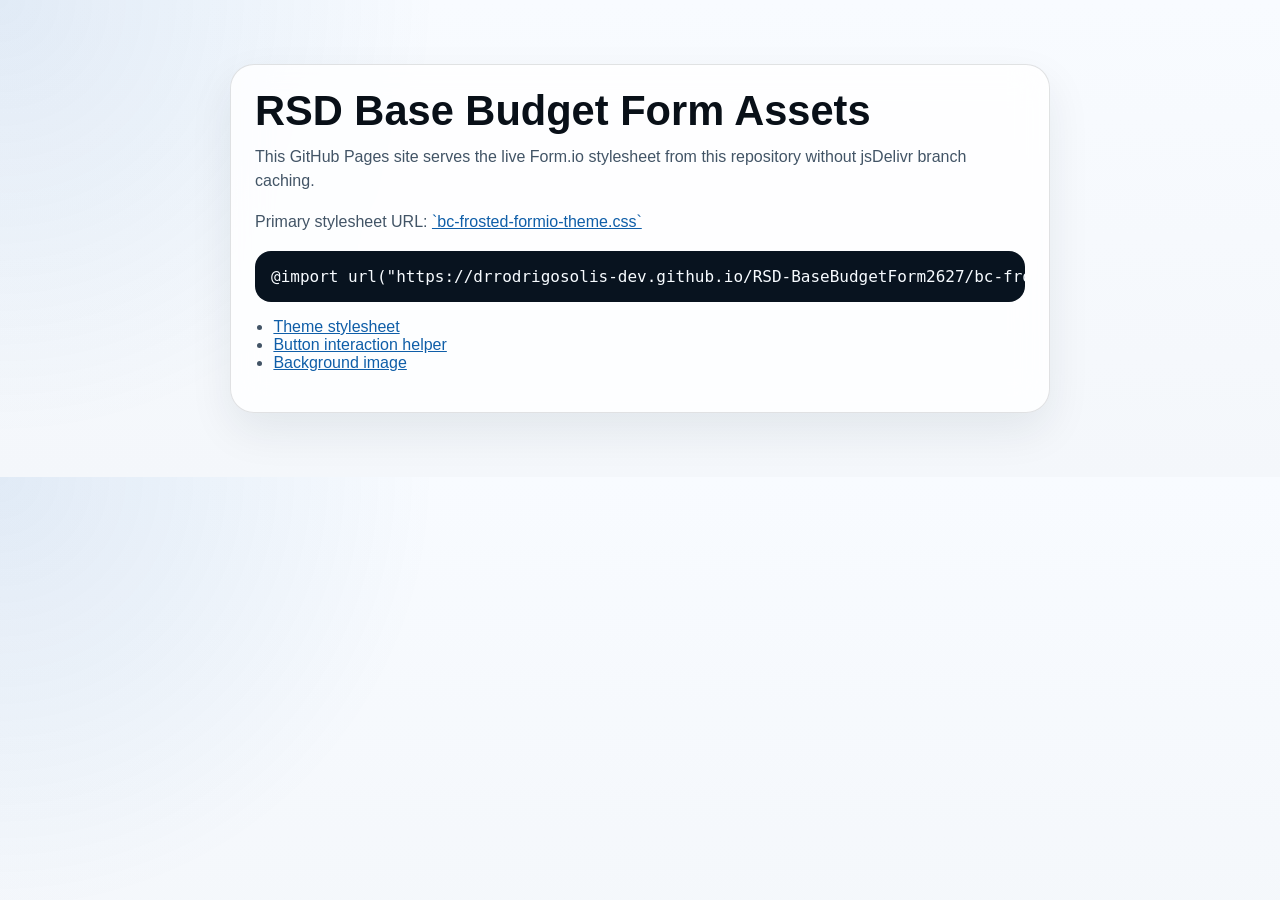
<file: index.html>
<!doctype html>
<html lang="en">
<head>
  <meta charset="utf-8">
  <meta name="viewport" content="width=device-width, initial-scale=1">
  <title>RSD Base Budget Form Assets</title>
  <style>
    :root {
      color-scheme: light;
      --bg: #f4f7fb;
      --panel: rgba(255, 255, 255, 0.82);
      --text: #091018;
      --muted: #425466;
      --line: rgba(9, 16, 24, 0.12);
      --accent: #0f5ea8;
      --shadow: 0 18px 44px rgba(16, 34, 52, 0.08);
    }

    * {
      box-sizing: border-box;
    }

    body {
      margin: 0;
      font-family: "Trebuchet MS", "Segoe UI", Arial, sans-serif;
      color: var(--text);
      background:
        radial-gradient(circle at top left, rgba(15, 94, 168, 0.1), transparent 32%),
        linear-gradient(180deg, #f8fbff, var(--bg));
    }

    main {
      width: min(820px, calc(100vw - 2rem));
      margin: 4rem auto;
      padding: 1.5rem;
      border: 1px solid var(--line);
      border-radius: 24px;
      background: var(--panel);
      box-shadow: var(--shadow);
      backdrop-filter: blur(18px);
      -webkit-backdrop-filter: blur(18px);
    }

    h1 {
      margin: 0 0 0.75rem;
      font-size: clamp(1.8rem, 4vw, 2.6rem);
      line-height: 1.05;
    }

    p {
      margin: 0 0 1rem;
      color: var(--muted);
      line-height: 1.55;
    }

    code,
    pre {
      font-family: ui-monospace, SFMono-Regular, Menlo, Consolas, monospace;
    }

    pre {
      margin: 1rem 0 0;
      padding: 1rem;
      overflow-x: auto;
      border-radius: 16px;
      background: #08131f;
      color: #f7fbff;
    }

    a {
      color: var(--accent);
    }

    ul {
      padding-left: 1.15rem;
      color: var(--muted);
    }
  </style>
</head>
<body>
  <main>
    <h1>RSD Base Budget Form Assets</h1>
    <p>This GitHub Pages site serves the live Form.io stylesheet from this repository without jsDelivr branch caching.</p>
    <p>Primary stylesheet URL: <a href="./bc-frosted-formio-theme.css">`bc-frosted-formio-theme.css`</a></p>
    <pre><code>@import url("https://drrodrigosolis-dev.github.io/RSD-BaseBudgetForm2627/bc-frosted-formio-theme.css");</code></pre>
    <ul>
      <li><a href="./bc-frosted-formio-theme.css">Theme stylesheet</a></li>
      <li><a href="./bc-button-pop-toggle.js">Button interaction helper</a></li>
      <li><a href="./images/background.jpg">Background image</a></li>
    </ul>
  </main>
</body>
</html>
</file>
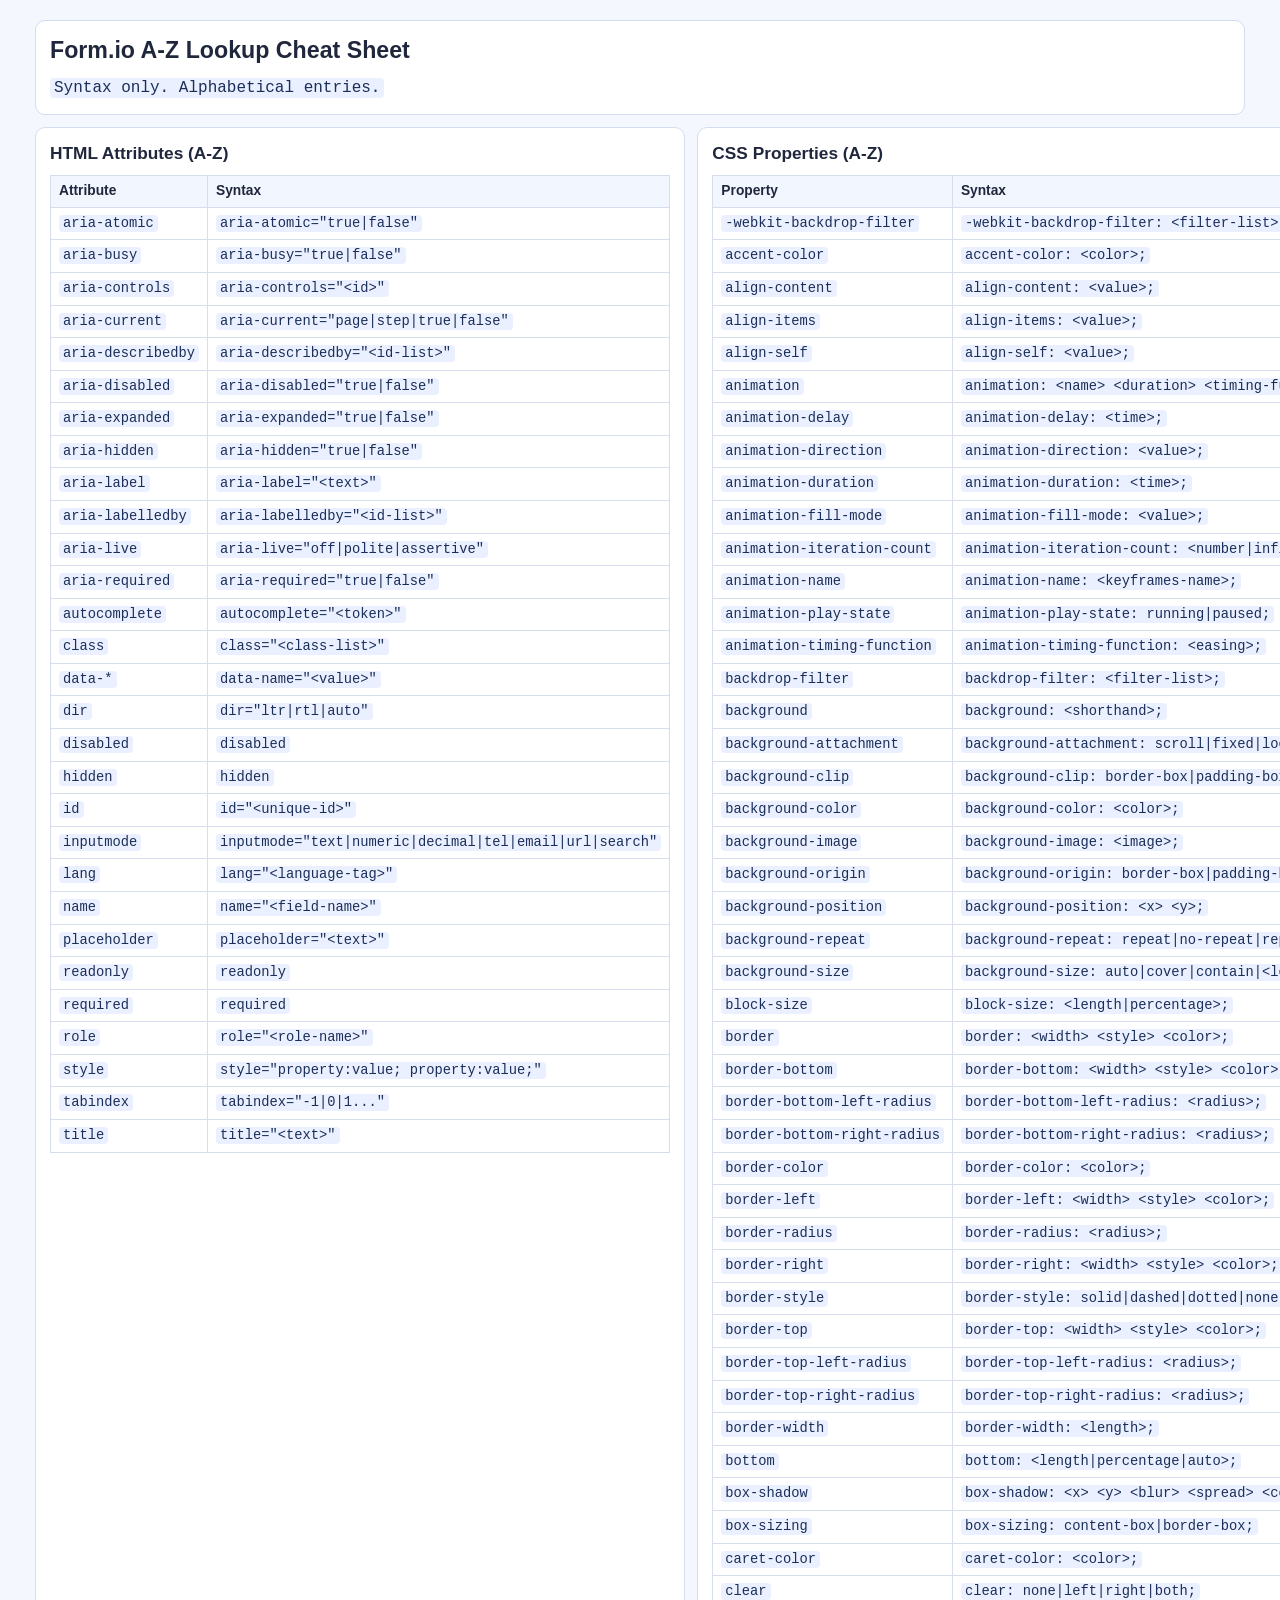
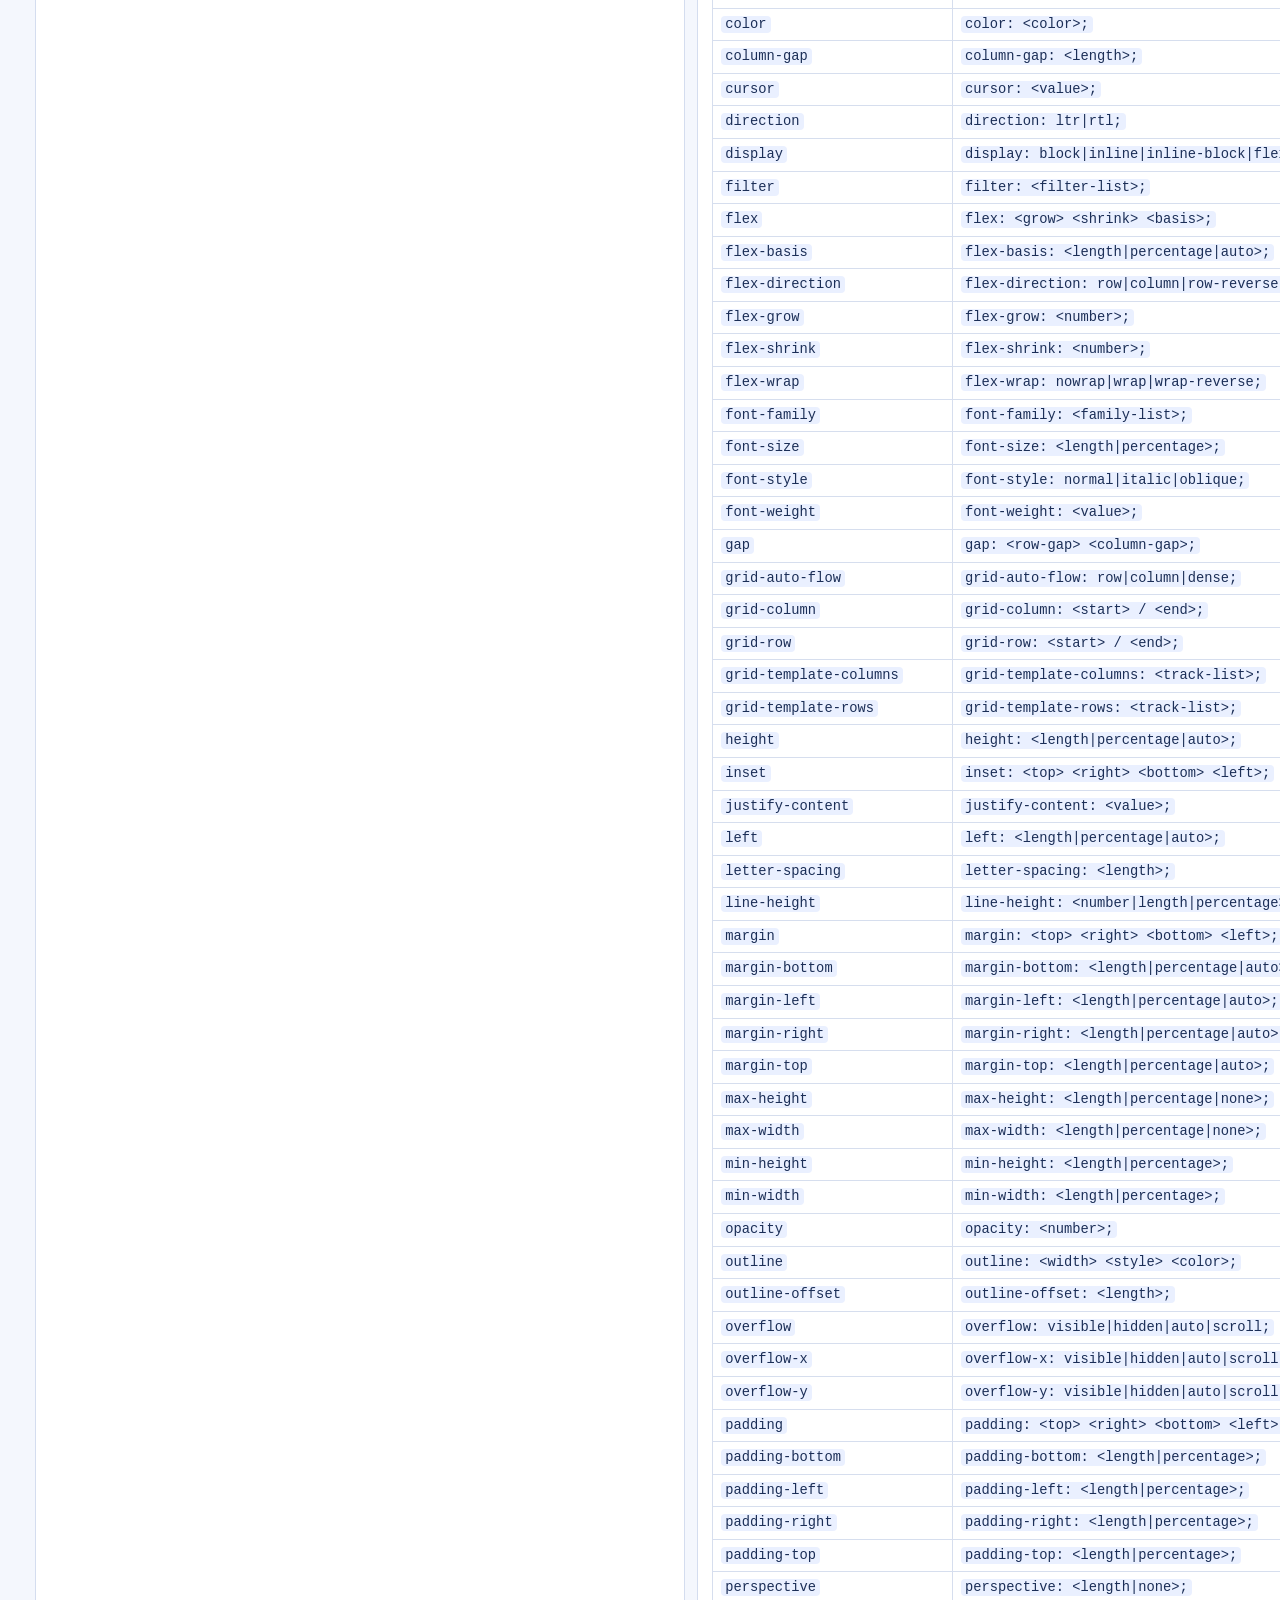
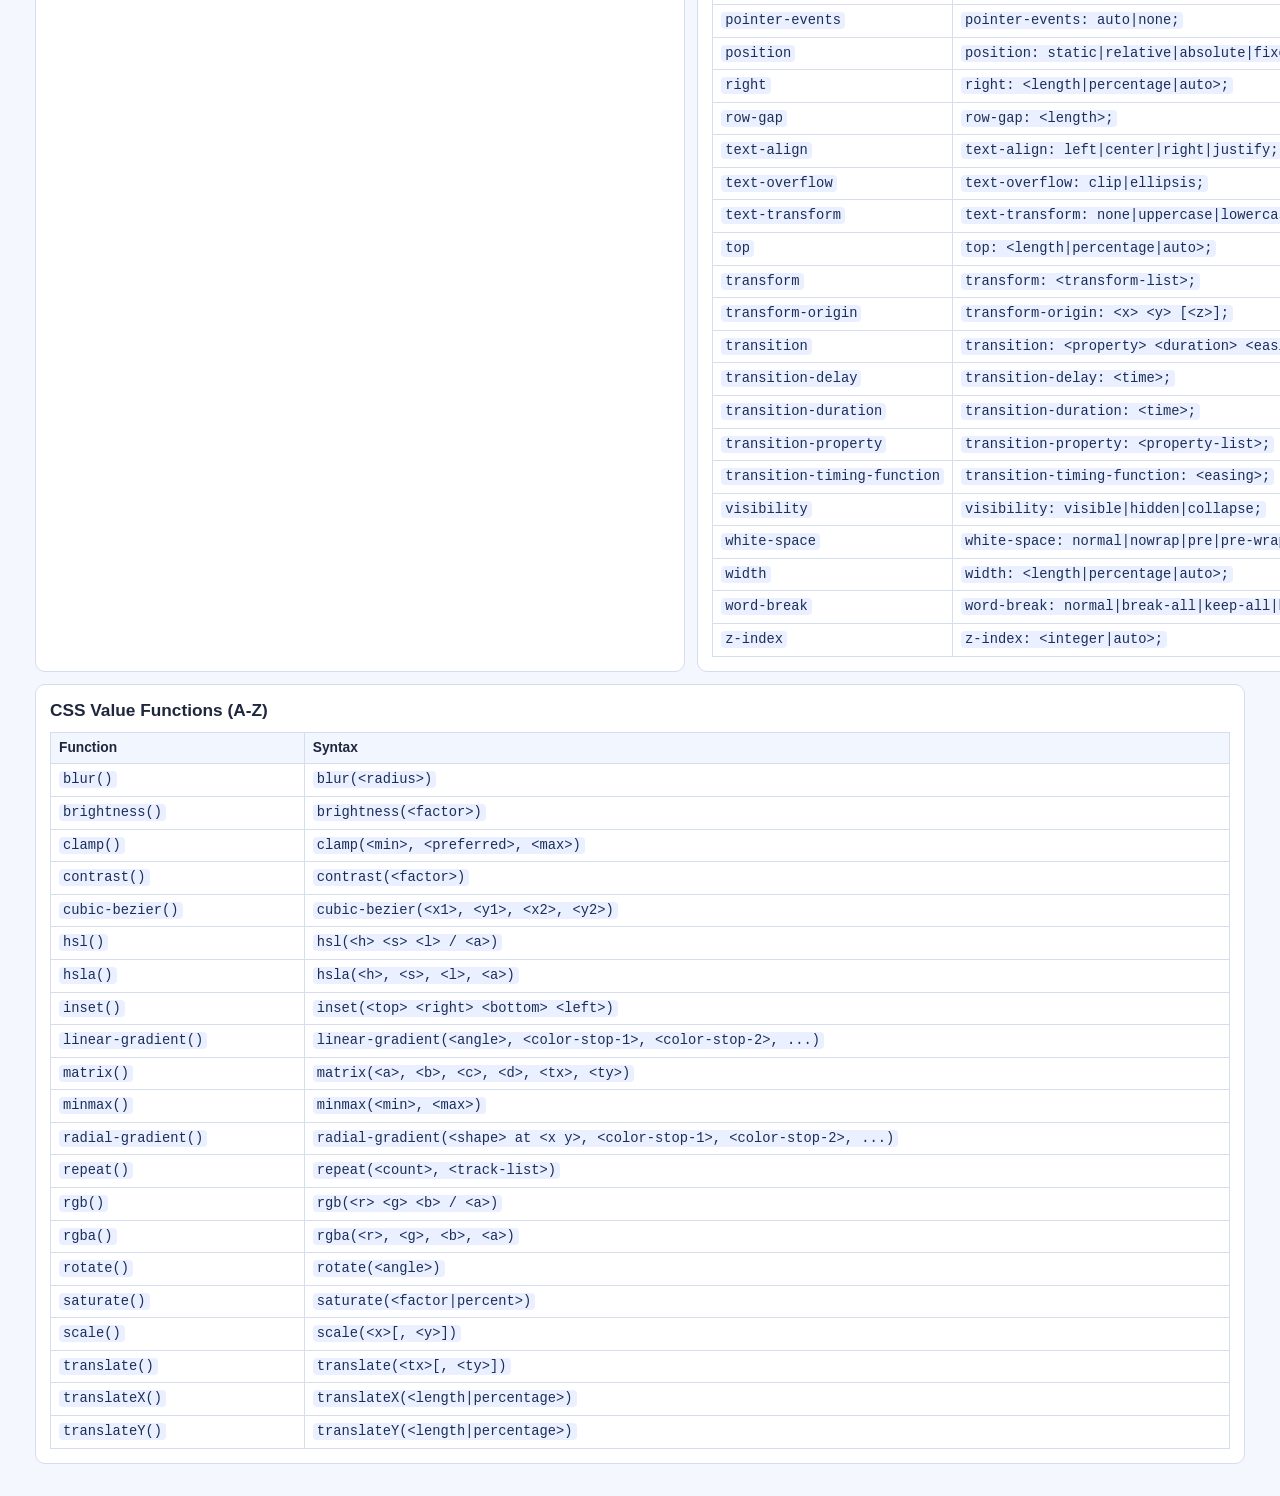
<file: formio-az-lookup-cheatsheet.html>
<!DOCTYPE html>
<html lang="en">
<head>
  <meta charset="UTF-8" />
  <meta name="viewport" content="width=device-width, initial-scale=1.0" />
  <title>Form.io A-Z Lookup Cheat Sheet</title>
  <style>
    :root {
      --bg: #f4f7fd;
      --card: #ffffff;
      --line: #d4ddef;
      --ink: #20273d;
      --code: #0f1530;
      --code-ink: #eef3ff;
    }
    * { box-sizing: border-box; }
    body {
      margin: 0;
      font-family: "Segoe UI", "Noto Sans", Arial, sans-serif;
      color: var(--ink);
      background: var(--bg);
      line-height: 1.35;
    }
    .page {
      max-width: 1250px;
      margin: 0 auto;
      padding: 20px;
    }
    .card {
      background: var(--card);
      border: 1px solid var(--line);
      border-radius: 10px;
      padding: 14px;
      margin-bottom: 12px;
    }
    h1, h2 { margin: 0 0 10px; }
    h1 { font-size: 1.45rem; }
    h2 { font-size: 1.08rem; }
    table {
      width: 100%;
      border-collapse: collapse;
      font-size: 0.86rem;
    }
    th, td {
      border: 1px solid #d6deee;
      padding: 6px 8px;
      text-align: left;
      vertical-align: top;
    }
    th { background: #f2f6ff; }
    code {
      font-family: Menlo, Consolas, "Liberation Mono", monospace;
      background: #eaf0ff;
      color: #1b2e57;
      border-radius: 4px;
      padding: 1px 4px;
      white-space: nowrap;
    }
    .stack {
      display: grid;
      gap: 12px;
    }
    @media (min-width: 1080px) {
      .stack {
        grid-template-columns: 1fr 1fr;
      }
    }
  </style>
</head>
<body>
  <div class="page">
    <section class="card">
      <h1>Form.io A-Z Lookup Cheat Sheet</h1>
      <div><code>Syntax only. Alphabetical entries.</code></div>
    </section>

    <div class="stack">
      <section class="card">
        <h2>HTML Attributes (A-Z)</h2>
        <table>
          <thead>
            <tr>
              <th>Attribute</th>
              <th>Syntax</th>
            </tr>
          </thead>
          <tbody>
            <tr><td><code>aria-atomic</code></td><td><code>aria-atomic="true|false"</code></td></tr>
            <tr><td><code>aria-busy</code></td><td><code>aria-busy="true|false"</code></td></tr>
            <tr><td><code>aria-controls</code></td><td><code>aria-controls="&lt;id&gt;"</code></td></tr>
            <tr><td><code>aria-current</code></td><td><code>aria-current="page|step|true|false"</code></td></tr>
            <tr><td><code>aria-describedby</code></td><td><code>aria-describedby="&lt;id-list&gt;"</code></td></tr>
            <tr><td><code>aria-disabled</code></td><td><code>aria-disabled="true|false"</code></td></tr>
            <tr><td><code>aria-expanded</code></td><td><code>aria-expanded="true|false"</code></td></tr>
            <tr><td><code>aria-hidden</code></td><td><code>aria-hidden="true|false"</code></td></tr>
            <tr><td><code>aria-label</code></td><td><code>aria-label="&lt;text&gt;"</code></td></tr>
            <tr><td><code>aria-labelledby</code></td><td><code>aria-labelledby="&lt;id-list&gt;"</code></td></tr>
            <tr><td><code>aria-live</code></td><td><code>aria-live="off|polite|assertive"</code></td></tr>
            <tr><td><code>aria-required</code></td><td><code>aria-required="true|false"</code></td></tr>
            <tr><td><code>autocomplete</code></td><td><code>autocomplete="&lt;token&gt;"</code></td></tr>
            <tr><td><code>class</code></td><td><code>class="&lt;class-list&gt;"</code></td></tr>
            <tr><td><code>data-*</code></td><td><code>data-name="&lt;value&gt;"</code></td></tr>
            <tr><td><code>dir</code></td><td><code>dir="ltr|rtl|auto"</code></td></tr>
            <tr><td><code>disabled</code></td><td><code>disabled</code></td></tr>
            <tr><td><code>hidden</code></td><td><code>hidden</code></td></tr>
            <tr><td><code>id</code></td><td><code>id="&lt;unique-id&gt;"</code></td></tr>
            <tr><td><code>inputmode</code></td><td><code>inputmode="text|numeric|decimal|tel|email|url|search"</code></td></tr>
            <tr><td><code>lang</code></td><td><code>lang="&lt;language-tag&gt;"</code></td></tr>
            <tr><td><code>name</code></td><td><code>name="&lt;field-name&gt;"</code></td></tr>
            <tr><td><code>placeholder</code></td><td><code>placeholder="&lt;text&gt;"</code></td></tr>
            <tr><td><code>readonly</code></td><td><code>readonly</code></td></tr>
            <tr><td><code>required</code></td><td><code>required</code></td></tr>
            <tr><td><code>role</code></td><td><code>role="&lt;role-name&gt;"</code></td></tr>
            <tr><td><code>style</code></td><td><code>style="property:value; property:value;"</code></td></tr>
            <tr><td><code>tabindex</code></td><td><code>tabindex="-1|0|1..."</code></td></tr>
            <tr><td><code>title</code></td><td><code>title="&lt;text&gt;"</code></td></tr>
          </tbody>
        </table>
      </section>

      <section class="card">
        <h2>CSS Properties (A-Z)</h2>
        <table>
          <thead>
            <tr>
              <th>Property</th>
              <th>Syntax</th>
            </tr>
          </thead>
          <tbody>
            <tr><td><code>-webkit-backdrop-filter</code></td><td><code>-webkit-backdrop-filter: &lt;filter-list&gt;;</code></td></tr>
            <tr><td><code>accent-color</code></td><td><code>accent-color: &lt;color&gt;;</code></td></tr>
            <tr><td><code>align-content</code></td><td><code>align-content: &lt;value&gt;;</code></td></tr>
            <tr><td><code>align-items</code></td><td><code>align-items: &lt;value&gt;;</code></td></tr>
            <tr><td><code>align-self</code></td><td><code>align-self: &lt;value&gt;;</code></td></tr>
            <tr><td><code>animation</code></td><td><code>animation: &lt;name&gt; &lt;duration&gt; &lt;timing-function&gt; &lt;delay&gt; &lt;iteration-count&gt; &lt;direction&gt; &lt;fill-mode&gt;;</code></td></tr>
            <tr><td><code>animation-delay</code></td><td><code>animation-delay: &lt;time&gt;;</code></td></tr>
            <tr><td><code>animation-direction</code></td><td><code>animation-direction: &lt;value&gt;;</code></td></tr>
            <tr><td><code>animation-duration</code></td><td><code>animation-duration: &lt;time&gt;;</code></td></tr>
            <tr><td><code>animation-fill-mode</code></td><td><code>animation-fill-mode: &lt;value&gt;;</code></td></tr>
            <tr><td><code>animation-iteration-count</code></td><td><code>animation-iteration-count: &lt;number|infinite&gt;;</code></td></tr>
            <tr><td><code>animation-name</code></td><td><code>animation-name: &lt;keyframes-name&gt;;</code></td></tr>
            <tr><td><code>animation-play-state</code></td><td><code>animation-play-state: running|paused;</code></td></tr>
            <tr><td><code>animation-timing-function</code></td><td><code>animation-timing-function: &lt;easing&gt;;</code></td></tr>
            <tr><td><code>backdrop-filter</code></td><td><code>backdrop-filter: &lt;filter-list&gt;;</code></td></tr>
            <tr><td><code>background</code></td><td><code>background: &lt;shorthand&gt;;</code></td></tr>
            <tr><td><code>background-attachment</code></td><td><code>background-attachment: scroll|fixed|local;</code></td></tr>
            <tr><td><code>background-clip</code></td><td><code>background-clip: border-box|padding-box|content-box;</code></td></tr>
            <tr><td><code>background-color</code></td><td><code>background-color: &lt;color&gt;;</code></td></tr>
            <tr><td><code>background-image</code></td><td><code>background-image: &lt;image&gt;;</code></td></tr>
            <tr><td><code>background-origin</code></td><td><code>background-origin: border-box|padding-box|content-box;</code></td></tr>
            <tr><td><code>background-position</code></td><td><code>background-position: &lt;x&gt; &lt;y&gt;;</code></td></tr>
            <tr><td><code>background-repeat</code></td><td><code>background-repeat: repeat|no-repeat|repeat-x|repeat-y;</code></td></tr>
            <tr><td><code>background-size</code></td><td><code>background-size: auto|cover|contain|&lt;length&gt;;</code></td></tr>
            <tr><td><code>block-size</code></td><td><code>block-size: &lt;length|percentage&gt;;</code></td></tr>
            <tr><td><code>border</code></td><td><code>border: &lt;width&gt; &lt;style&gt; &lt;color&gt;;</code></td></tr>
            <tr><td><code>border-bottom</code></td><td><code>border-bottom: &lt;width&gt; &lt;style&gt; &lt;color&gt;;</code></td></tr>
            <tr><td><code>border-bottom-left-radius</code></td><td><code>border-bottom-left-radius: &lt;radius&gt;;</code></td></tr>
            <tr><td><code>border-bottom-right-radius</code></td><td><code>border-bottom-right-radius: &lt;radius&gt;;</code></td></tr>
            <tr><td><code>border-color</code></td><td><code>border-color: &lt;color&gt;;</code></td></tr>
            <tr><td><code>border-left</code></td><td><code>border-left: &lt;width&gt; &lt;style&gt; &lt;color&gt;;</code></td></tr>
            <tr><td><code>border-radius</code></td><td><code>border-radius: &lt;radius&gt;;</code></td></tr>
            <tr><td><code>border-right</code></td><td><code>border-right: &lt;width&gt; &lt;style&gt; &lt;color&gt;;</code></td></tr>
            <tr><td><code>border-style</code></td><td><code>border-style: solid|dashed|dotted|none;</code></td></tr>
            <tr><td><code>border-top</code></td><td><code>border-top: &lt;width&gt; &lt;style&gt; &lt;color&gt;;</code></td></tr>
            <tr><td><code>border-top-left-radius</code></td><td><code>border-top-left-radius: &lt;radius&gt;;</code></td></tr>
            <tr><td><code>border-top-right-radius</code></td><td><code>border-top-right-radius: &lt;radius&gt;;</code></td></tr>
            <tr><td><code>border-width</code></td><td><code>border-width: &lt;length&gt;;</code></td></tr>
            <tr><td><code>bottom</code></td><td><code>bottom: &lt;length|percentage|auto&gt;;</code></td></tr>
            <tr><td><code>box-shadow</code></td><td><code>box-shadow: &lt;x&gt; &lt;y&gt; &lt;blur&gt; &lt;spread&gt; &lt;color&gt;;</code></td></tr>
            <tr><td><code>box-sizing</code></td><td><code>box-sizing: content-box|border-box;</code></td></tr>
            <tr><td><code>caret-color</code></td><td><code>caret-color: &lt;color&gt;;</code></td></tr>
            <tr><td><code>clear</code></td><td><code>clear: none|left|right|both;</code></td></tr>
            <tr><td><code>color</code></td><td><code>color: &lt;color&gt;;</code></td></tr>
            <tr><td><code>column-gap</code></td><td><code>column-gap: &lt;length&gt;;</code></td></tr>
            <tr><td><code>cursor</code></td><td><code>cursor: &lt;value&gt;;</code></td></tr>
            <tr><td><code>direction</code></td><td><code>direction: ltr|rtl;</code></td></tr>
            <tr><td><code>display</code></td><td><code>display: block|inline|inline-block|flex|grid|none;</code></td></tr>
            <tr><td><code>filter</code></td><td><code>filter: &lt;filter-list&gt;;</code></td></tr>
            <tr><td><code>flex</code></td><td><code>flex: &lt;grow&gt; &lt;shrink&gt; &lt;basis&gt;;</code></td></tr>
            <tr><td><code>flex-basis</code></td><td><code>flex-basis: &lt;length|percentage|auto&gt;;</code></td></tr>
            <tr><td><code>flex-direction</code></td><td><code>flex-direction: row|column|row-reverse|column-reverse;</code></td></tr>
            <tr><td><code>flex-grow</code></td><td><code>flex-grow: &lt;number&gt;;</code></td></tr>
            <tr><td><code>flex-shrink</code></td><td><code>flex-shrink: &lt;number&gt;;</code></td></tr>
            <tr><td><code>flex-wrap</code></td><td><code>flex-wrap: nowrap|wrap|wrap-reverse;</code></td></tr>
            <tr><td><code>font-family</code></td><td><code>font-family: &lt;family-list&gt;;</code></td></tr>
            <tr><td><code>font-size</code></td><td><code>font-size: &lt;length|percentage&gt;;</code></td></tr>
            <tr><td><code>font-style</code></td><td><code>font-style: normal|italic|oblique;</code></td></tr>
            <tr><td><code>font-weight</code></td><td><code>font-weight: &lt;value&gt;;</code></td></tr>
            <tr><td><code>gap</code></td><td><code>gap: &lt;row-gap&gt; &lt;column-gap&gt;;</code></td></tr>
            <tr><td><code>grid-auto-flow</code></td><td><code>grid-auto-flow: row|column|dense;</code></td></tr>
            <tr><td><code>grid-column</code></td><td><code>grid-column: &lt;start&gt; / &lt;end&gt;;</code></td></tr>
            <tr><td><code>grid-row</code></td><td><code>grid-row: &lt;start&gt; / &lt;end&gt;;</code></td></tr>
            <tr><td><code>grid-template-columns</code></td><td><code>grid-template-columns: &lt;track-list&gt;;</code></td></tr>
            <tr><td><code>grid-template-rows</code></td><td><code>grid-template-rows: &lt;track-list&gt;;</code></td></tr>
            <tr><td><code>height</code></td><td><code>height: &lt;length|percentage|auto&gt;;</code></td></tr>
            <tr><td><code>inset</code></td><td><code>inset: &lt;top&gt; &lt;right&gt; &lt;bottom&gt; &lt;left&gt;;</code></td></tr>
            <tr><td><code>justify-content</code></td><td><code>justify-content: &lt;value&gt;;</code></td></tr>
            <tr><td><code>left</code></td><td><code>left: &lt;length|percentage|auto&gt;;</code></td></tr>
            <tr><td><code>letter-spacing</code></td><td><code>letter-spacing: &lt;length&gt;;</code></td></tr>
            <tr><td><code>line-height</code></td><td><code>line-height: &lt;number|length|percentage&gt;;</code></td></tr>
            <tr><td><code>margin</code></td><td><code>margin: &lt;top&gt; &lt;right&gt; &lt;bottom&gt; &lt;left&gt;;</code></td></tr>
            <tr><td><code>margin-bottom</code></td><td><code>margin-bottom: &lt;length|percentage|auto&gt;;</code></td></tr>
            <tr><td><code>margin-left</code></td><td><code>margin-left: &lt;length|percentage|auto&gt;;</code></td></tr>
            <tr><td><code>margin-right</code></td><td><code>margin-right: &lt;length|percentage|auto&gt;;</code></td></tr>
            <tr><td><code>margin-top</code></td><td><code>margin-top: &lt;length|percentage|auto&gt;;</code></td></tr>
            <tr><td><code>max-height</code></td><td><code>max-height: &lt;length|percentage|none&gt;;</code></td></tr>
            <tr><td><code>max-width</code></td><td><code>max-width: &lt;length|percentage|none&gt;;</code></td></tr>
            <tr><td><code>min-height</code></td><td><code>min-height: &lt;length|percentage&gt;;</code></td></tr>
            <tr><td><code>min-width</code></td><td><code>min-width: &lt;length|percentage&gt;;</code></td></tr>
            <tr><td><code>opacity</code></td><td><code>opacity: &lt;number&gt;;</code></td></tr>
            <tr><td><code>outline</code></td><td><code>outline: &lt;width&gt; &lt;style&gt; &lt;color&gt;;</code></td></tr>
            <tr><td><code>outline-offset</code></td><td><code>outline-offset: &lt;length&gt;;</code></td></tr>
            <tr><td><code>overflow</code></td><td><code>overflow: visible|hidden|auto|scroll;</code></td></tr>
            <tr><td><code>overflow-x</code></td><td><code>overflow-x: visible|hidden|auto|scroll;</code></td></tr>
            <tr><td><code>overflow-y</code></td><td><code>overflow-y: visible|hidden|auto|scroll;</code></td></tr>
            <tr><td><code>padding</code></td><td><code>padding: &lt;top&gt; &lt;right&gt; &lt;bottom&gt; &lt;left&gt;;</code></td></tr>
            <tr><td><code>padding-bottom</code></td><td><code>padding-bottom: &lt;length|percentage&gt;;</code></td></tr>
            <tr><td><code>padding-left</code></td><td><code>padding-left: &lt;length|percentage&gt;;</code></td></tr>
            <tr><td><code>padding-right</code></td><td><code>padding-right: &lt;length|percentage&gt;;</code></td></tr>
            <tr><td><code>padding-top</code></td><td><code>padding-top: &lt;length|percentage&gt;;</code></td></tr>
            <tr><td><code>perspective</code></td><td><code>perspective: &lt;length|none&gt;;</code></td></tr>
            <tr><td><code>pointer-events</code></td><td><code>pointer-events: auto|none;</code></td></tr>
            <tr><td><code>position</code></td><td><code>position: static|relative|absolute|fixed|sticky;</code></td></tr>
            <tr><td><code>right</code></td><td><code>right: &lt;length|percentage|auto&gt;;</code></td></tr>
            <tr><td><code>row-gap</code></td><td><code>row-gap: &lt;length&gt;;</code></td></tr>
            <tr><td><code>text-align</code></td><td><code>text-align: left|center|right|justify;</code></td></tr>
            <tr><td><code>text-overflow</code></td><td><code>text-overflow: clip|ellipsis;</code></td></tr>
            <tr><td><code>text-transform</code></td><td><code>text-transform: none|uppercase|lowercase|capitalize;</code></td></tr>
            <tr><td><code>top</code></td><td><code>top: &lt;length|percentage|auto&gt;;</code></td></tr>
            <tr><td><code>transform</code></td><td><code>transform: &lt;transform-list&gt;;</code></td></tr>
            <tr><td><code>transform-origin</code></td><td><code>transform-origin: &lt;x&gt; &lt;y&gt; [&lt;z&gt;];</code></td></tr>
            <tr><td><code>transition</code></td><td><code>transition: &lt;property&gt; &lt;duration&gt; &lt;easing&gt; &lt;delay&gt;;</code></td></tr>
            <tr><td><code>transition-delay</code></td><td><code>transition-delay: &lt;time&gt;;</code></td></tr>
            <tr><td><code>transition-duration</code></td><td><code>transition-duration: &lt;time&gt;;</code></td></tr>
            <tr><td><code>transition-property</code></td><td><code>transition-property: &lt;property-list&gt;;</code></td></tr>
            <tr><td><code>transition-timing-function</code></td><td><code>transition-timing-function: &lt;easing&gt;;</code></td></tr>
            <tr><td><code>visibility</code></td><td><code>visibility: visible|hidden|collapse;</code></td></tr>
            <tr><td><code>white-space</code></td><td><code>white-space: normal|nowrap|pre|pre-wrap;</code></td></tr>
            <tr><td><code>width</code></td><td><code>width: &lt;length|percentage|auto&gt;;</code></td></tr>
            <tr><td><code>word-break</code></td><td><code>word-break: normal|break-all|keep-all|break-word;</code></td></tr>
            <tr><td><code>z-index</code></td><td><code>z-index: &lt;integer|auto&gt;;</code></td></tr>
          </tbody>
        </table>
      </section>
    </div>

    <section class="card">
      <h2>CSS Value Functions (A-Z)</h2>
      <table>
        <thead>
          <tr>
            <th>Function</th>
            <th>Syntax</th>
          </tr>
        </thead>
        <tbody>
          <tr><td><code>blur()</code></td><td><code>blur(&lt;radius&gt;)</code></td></tr>
          <tr><td><code>brightness()</code></td><td><code>brightness(&lt;factor&gt;)</code></td></tr>
          <tr><td><code>clamp()</code></td><td><code>clamp(&lt;min&gt;, &lt;preferred&gt;, &lt;max&gt;)</code></td></tr>
          <tr><td><code>contrast()</code></td><td><code>contrast(&lt;factor&gt;)</code></td></tr>
          <tr><td><code>cubic-bezier()</code></td><td><code>cubic-bezier(&lt;x1&gt;, &lt;y1&gt;, &lt;x2&gt;, &lt;y2&gt;)</code></td></tr>
          <tr><td><code>hsl()</code></td><td><code>hsl(&lt;h&gt; &lt;s&gt; &lt;l&gt; / &lt;a&gt;)</code></td></tr>
          <tr><td><code>hsla()</code></td><td><code>hsla(&lt;h&gt;, &lt;s&gt;, &lt;l&gt;, &lt;a&gt;)</code></td></tr>
          <tr><td><code>inset()</code></td><td><code>inset(&lt;top&gt; &lt;right&gt; &lt;bottom&gt; &lt;left&gt;)</code></td></tr>
          <tr><td><code>linear-gradient()</code></td><td><code>linear-gradient(&lt;angle&gt;, &lt;color-stop-1&gt;, &lt;color-stop-2&gt;, ...)</code></td></tr>
          <tr><td><code>matrix()</code></td><td><code>matrix(&lt;a&gt;, &lt;b&gt;, &lt;c&gt;, &lt;d&gt;, &lt;tx&gt;, &lt;ty&gt;)</code></td></tr>
          <tr><td><code>minmax()</code></td><td><code>minmax(&lt;min&gt;, &lt;max&gt;)</code></td></tr>
          <tr><td><code>radial-gradient()</code></td><td><code>radial-gradient(&lt;shape&gt; at &lt;x y&gt;, &lt;color-stop-1&gt;, &lt;color-stop-2&gt;, ...)</code></td></tr>
          <tr><td><code>repeat()</code></td><td><code>repeat(&lt;count&gt;, &lt;track-list&gt;)</code></td></tr>
          <tr><td><code>rgb()</code></td><td><code>rgb(&lt;r&gt; &lt;g&gt; &lt;b&gt; / &lt;a&gt;)</code></td></tr>
          <tr><td><code>rgba()</code></td><td><code>rgba(&lt;r&gt;, &lt;g&gt;, &lt;b&gt;, &lt;a&gt;)</code></td></tr>
          <tr><td><code>rotate()</code></td><td><code>rotate(&lt;angle&gt;)</code></td></tr>
          <tr><td><code>saturate()</code></td><td><code>saturate(&lt;factor|percent&gt;)</code></td></tr>
          <tr><td><code>scale()</code></td><td><code>scale(&lt;x&gt;[, &lt;y&gt;])</code></td></tr>
          <tr><td><code>translate()</code></td><td><code>translate(&lt;tx&gt;[, &lt;ty&gt;])</code></td></tr>
          <tr><td><code>translateX()</code></td><td><code>translateX(&lt;length|percentage&gt;)</code></td></tr>
          <tr><td><code>translateY()</code></td><td><code>translateY(&lt;length|percentage&gt;)</code></td></tr>
        </tbody>
      </table>
    </section>
  </div>
</body>
</html>
</file>
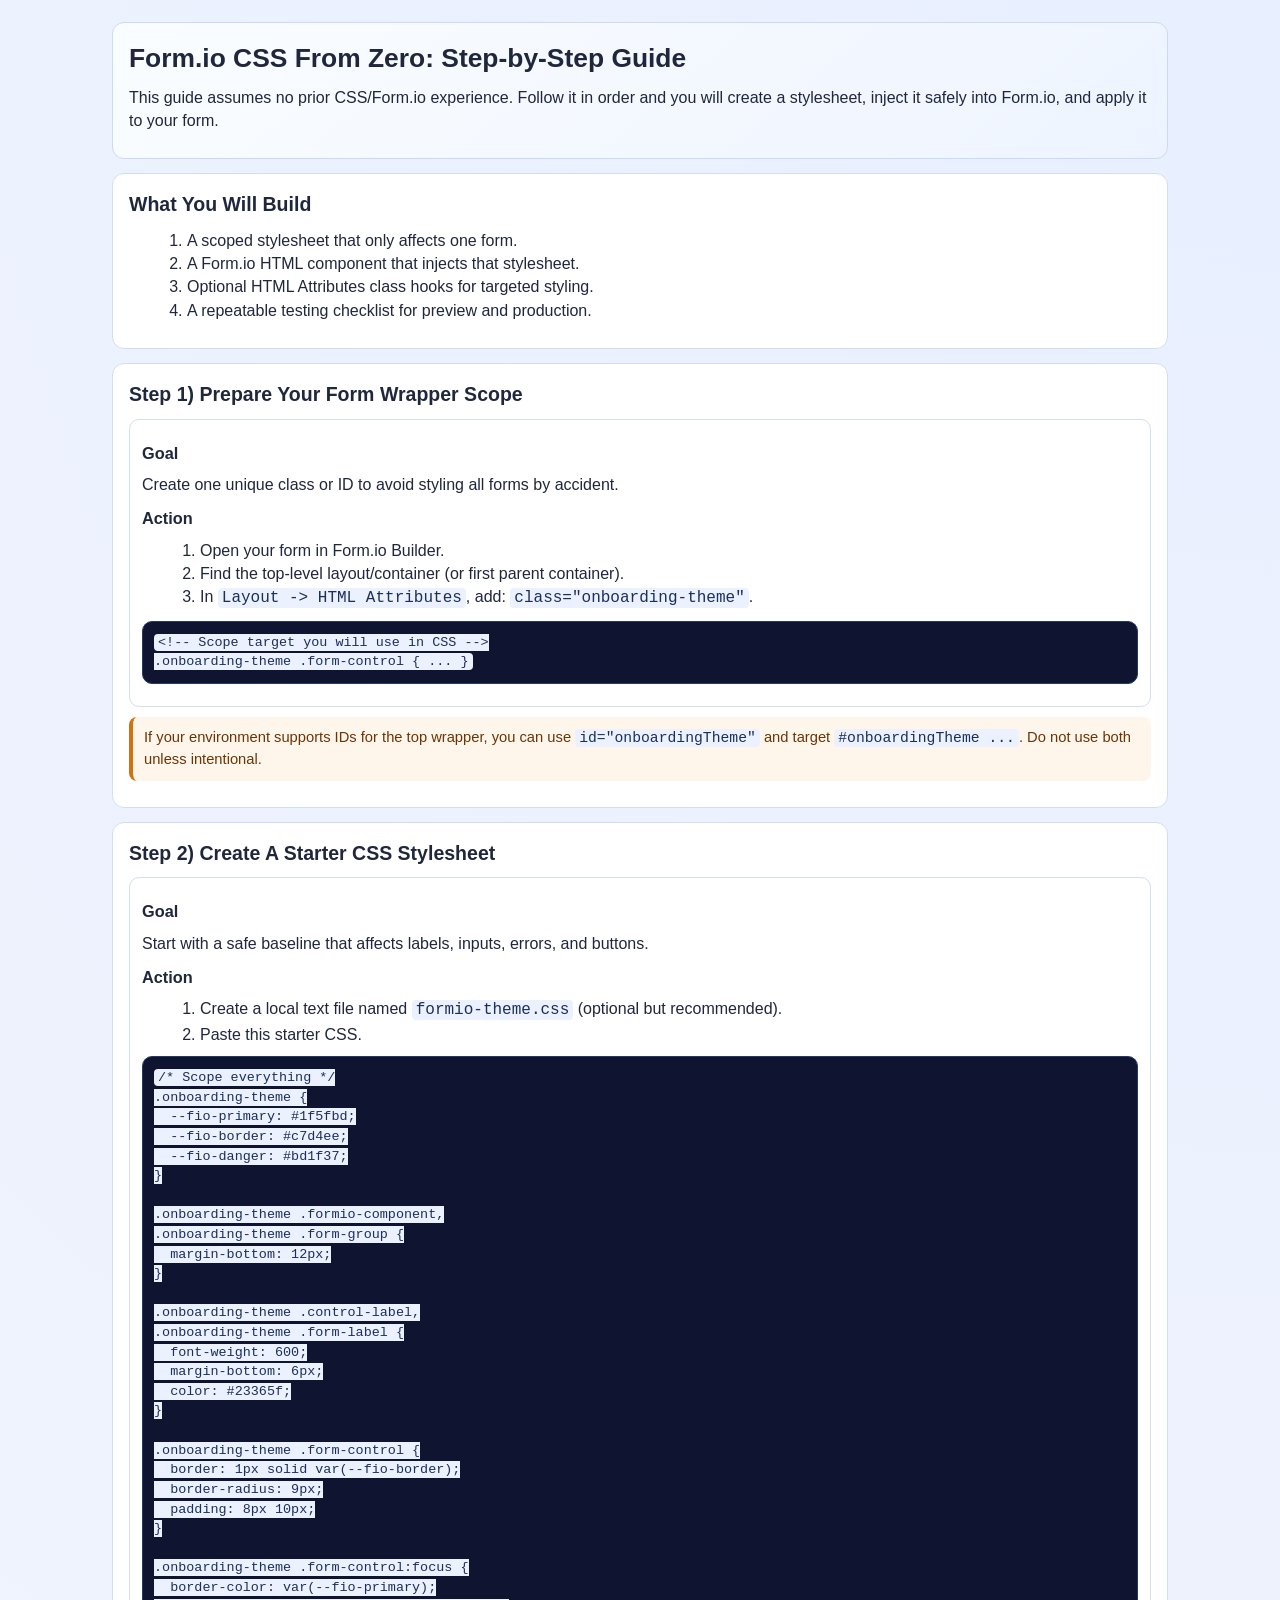
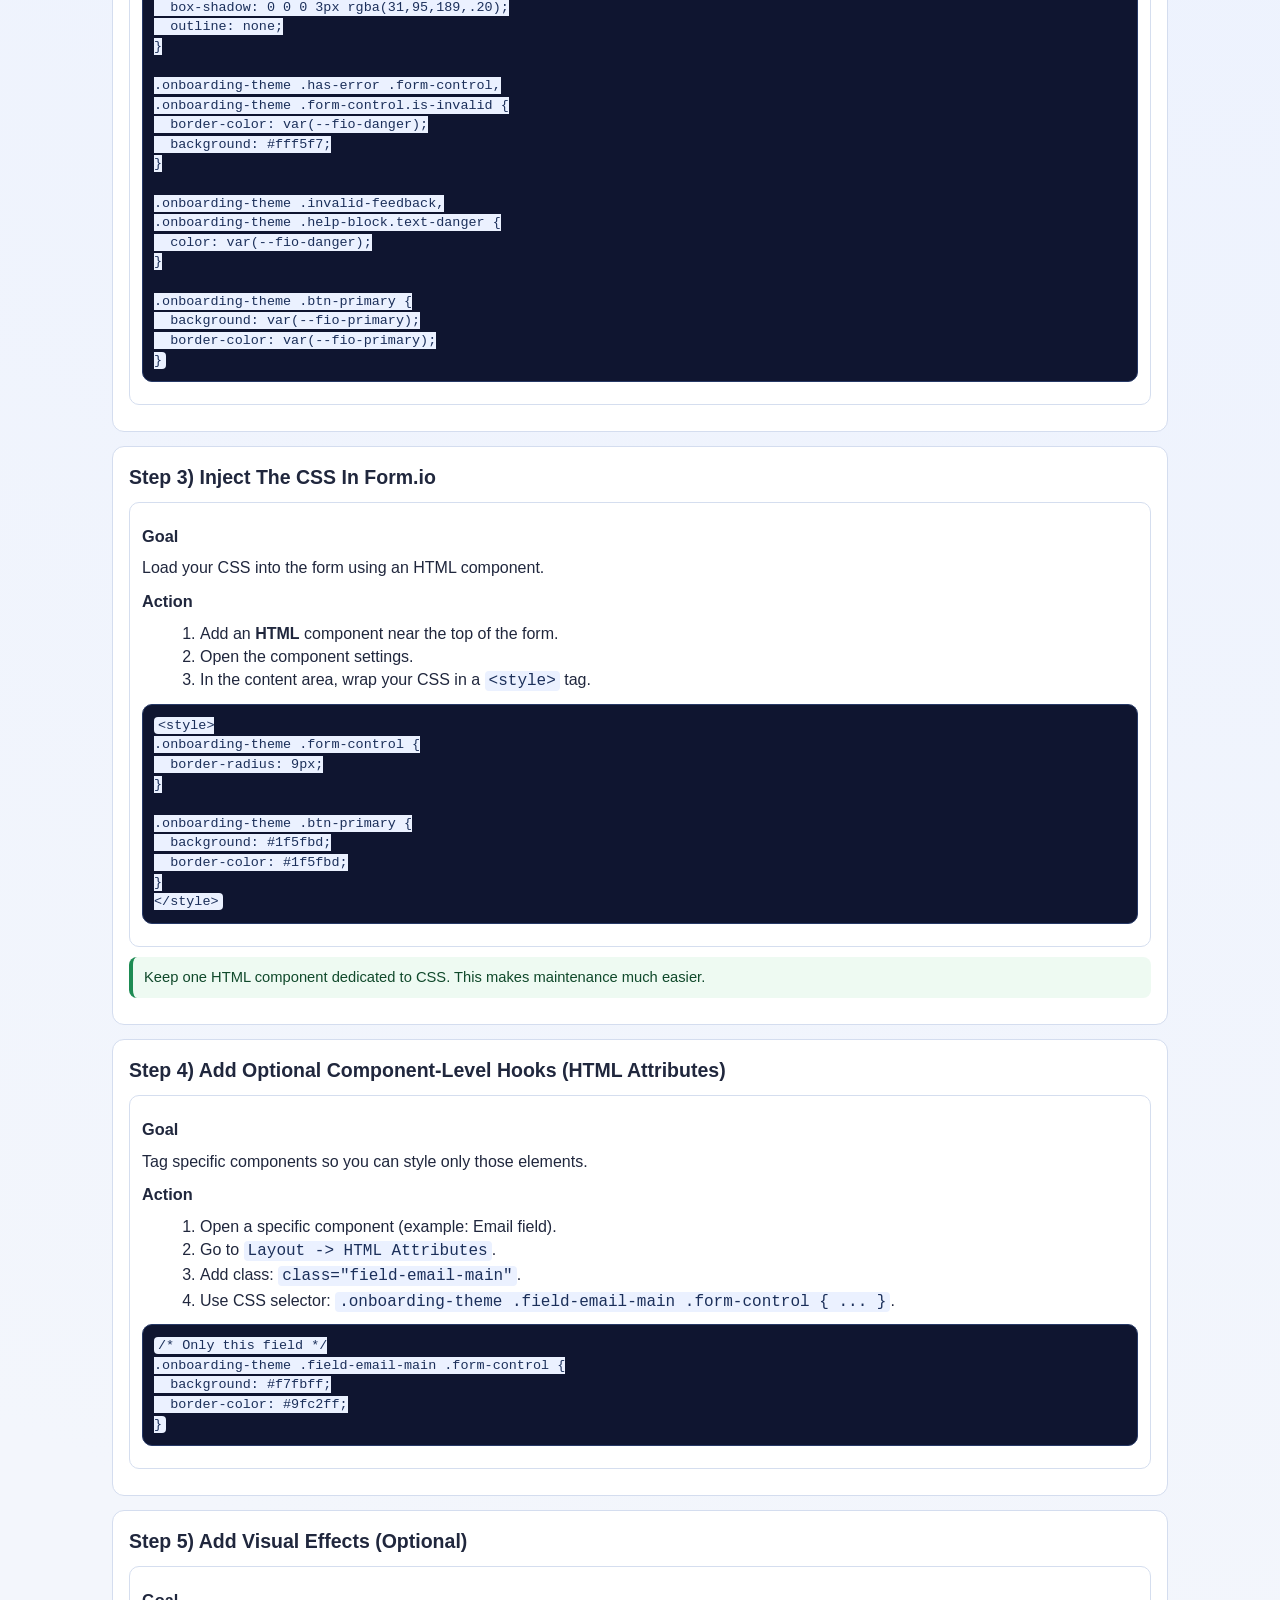
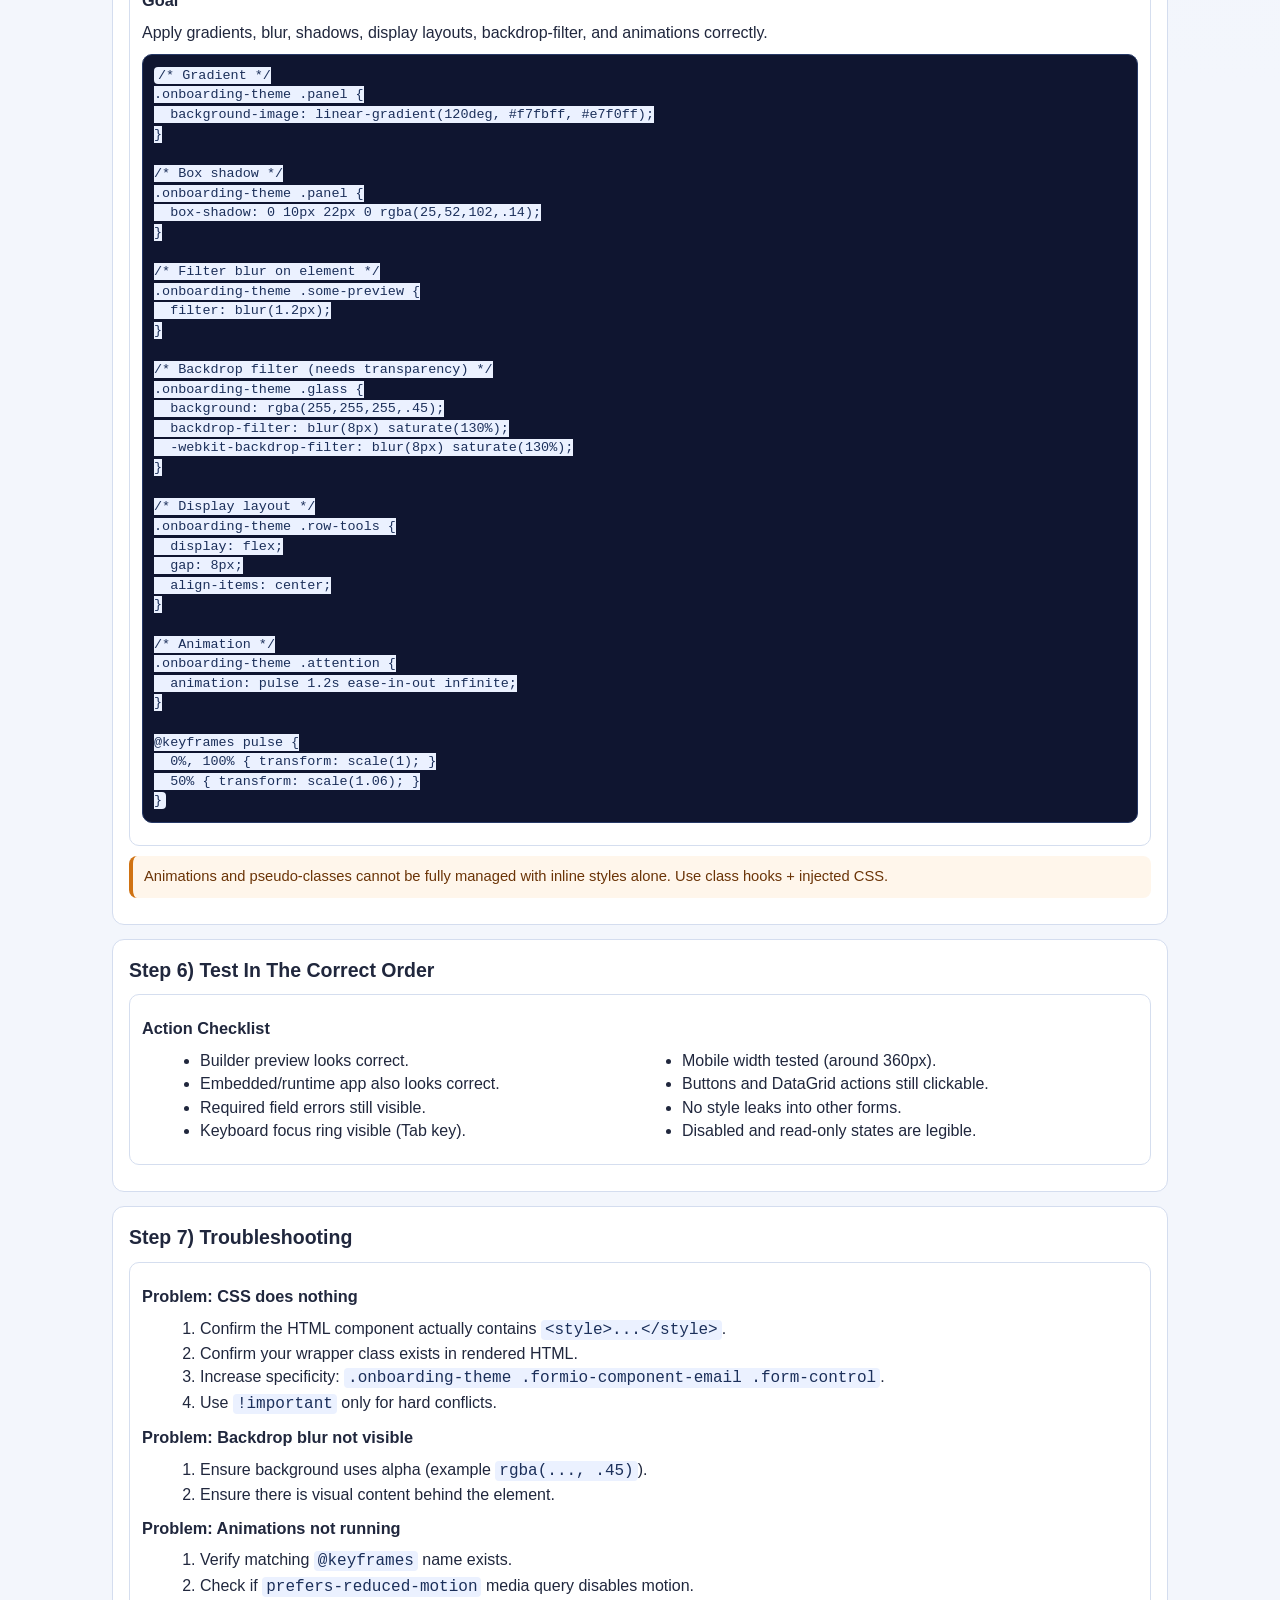
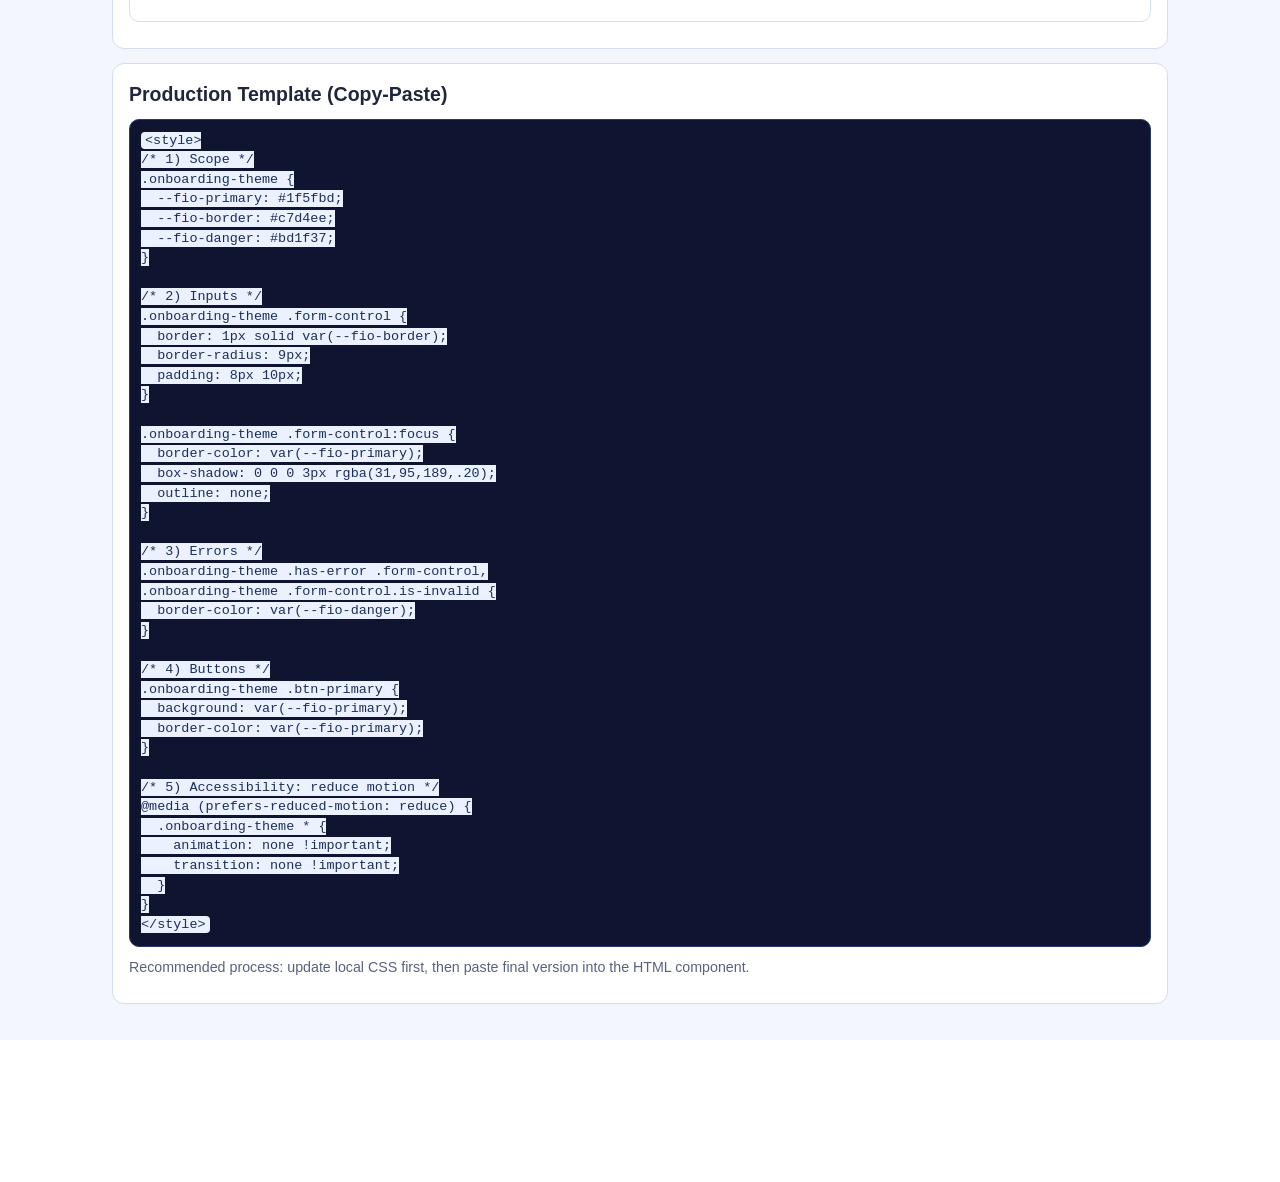
<file: formio-css-from-zero-step-by-step.html>
<!DOCTYPE html>
<html lang="en">
<head>
  <meta charset="UTF-8" />
  <meta name="viewport" content="width=device-width, initial-scale=1.0" />
  <title>Form.io CSS From Zero - Step-by-Step Guide</title>
  <style>
    :root {
      --bg: #f3f6fc;
      --card: #ffffff;
      --line: #d4ddef;
      --ink: #20273d;
      --muted: #586180;
      --accent: #175fc7;
      --code-bg: #0f1530;
      --code-ink: #eef3ff;
      --ok: #16653b;
      --warn: #8a4208;
    }

    * { box-sizing: border-box; }

    body {
      margin: 0;
      font-family: "Segoe UI", "Noto Sans", Arial, sans-serif;
      line-height: 1.46;
      color: var(--ink);
      background: radial-gradient(circle at top right, #e8efff, var(--bg) 55%);
    }

    .page {
      max-width: 1100px;
      margin: 0 auto;
      padding: 22px;
    }

    .hero,
    .card {
      background: var(--card);
      border: 1px solid var(--line);
      border-radius: 12px;
      padding: 16px;
      margin-bottom: 14px;
    }

    .hero {
      background: linear-gradient(140deg, #fafdff, #eef4ff);
      border-color: #cddaf4;
    }

    h1 { margin: 0 0 8px; font-size: 1.65rem; }
    h2 { margin: 0 0 10px; font-size: 1.22rem; }
    h3 { margin: 10px 0 8px; font-size: 1.02rem; }

    p { margin: 0 0 10px; }
    ol, ul { margin: 0 0 10px 18px; }

    a { color: var(--accent); }

    pre {
      margin: 10px 0;
      background: var(--code-bg);
      color: var(--code-ink);
      border: 1px solid #273966;
      border-radius: 10px;
      padding: 11px;
      overflow-x: auto;
      font-size: 0.84rem;
    }

    code {
      font-family: Menlo, Consolas, "Liberation Mono", monospace;
      background: #ebf1ff;
      color: #1b2f5a;
      border-radius: 4px;
      padding: 1px 4px;
    }

    .ok,
    .warn {
      border-left: 4px solid;
      border-radius: 8px;
      padding: 10px 11px;
      margin: 10px 0;
      font-size: 0.92rem;
    }

    .ok {
      border-color: #1d8b53;
      background: #eefaf2;
      color: #10492b;
    }

    .warn {
      border-color: #d07212;
      background: #fff6eb;
      color: #6b3407;
    }

    .step {
      border: 1px solid #d5deef;
      border-radius: 10px;
      padding: 12px;
      margin-bottom: 10px;
      background: #fff;
    }

    .checklist {
      columns: 2;
      column-gap: 26px;
    }

    .footer {
      color: var(--muted);
      font-size: 0.89rem;
    }

    @media (max-width: 840px) {
      .checklist { columns: 1; }
    }
  </style>
</head>
<body>
  <div class="page">
    <section class="hero">
      <h1>Form.io CSS From Zero: Step-by-Step Guide</h1>
      <p>
        This guide assumes no prior CSS/Form.io experience. Follow it in order and you will create a stylesheet,
        inject it safely into Form.io, and apply it to your form.
      </p>
    </section>

    <section class="card">
      <h2>What You Will Build</h2>
      <ol>
        <li>A scoped stylesheet that only affects one form.</li>
        <li>A Form.io HTML component that injects that stylesheet.</li>
        <li>Optional HTML Attributes class hooks for targeted styling.</li>
        <li>A repeatable testing checklist for preview and production.</li>
      </ol>
    </section>

    <section class="card">
      <h2>Step 1) Prepare Your Form Wrapper Scope</h2>
      <div class="step">
        <h3>Goal</h3>
        <p>Create one unique class or ID to avoid styling all forms by accident.</p>
        <h3>Action</h3>
        <ol>
          <li>Open your form in Form.io Builder.</li>
          <li>Find the top-level layout/container (or first parent container).</li>
          <li>In <code>Layout -&gt; HTML Attributes</code>, add: <code>class="onboarding-theme"</code>.</li>
        </ol>
        <pre><code>&lt;!-- Scope target you will use in CSS --&gt;
.onboarding-theme .form-control { ... }</code></pre>
      </div>
      <div class="warn">
        If your environment supports IDs for the top wrapper, you can use <code>id="onboardingTheme"</code> and target
        <code>#onboardingTheme ...</code>. Do not use both unless intentional.
      </div>
    </section>

    <section class="card">
      <h2>Step 2) Create A Starter CSS Stylesheet</h2>
      <div class="step">
        <h3>Goal</h3>
        <p>Start with a safe baseline that affects labels, inputs, errors, and buttons.</p>
        <h3>Action</h3>
        <ol>
          <li>Create a local text file named <code>formio-theme.css</code> (optional but recommended).</li>
          <li>Paste this starter CSS.</li>
        </ol>
        <pre><code>/* Scope everything */
.onboarding-theme {
  --fio-primary: #1f5fbd;
  --fio-border: #c7d4ee;
  --fio-danger: #bd1f37;
}

.onboarding-theme .formio-component,
.onboarding-theme .form-group {
  margin-bottom: 12px;
}

.onboarding-theme .control-label,
.onboarding-theme .form-label {
  font-weight: 600;
  margin-bottom: 6px;
  color: #23365f;
}

.onboarding-theme .form-control {
  border: 1px solid var(--fio-border);
  border-radius: 9px;
  padding: 8px 10px;
}

.onboarding-theme .form-control:focus {
  border-color: var(--fio-primary);
  box-shadow: 0 0 0 3px rgba(31,95,189,.20);
  outline: none;
}

.onboarding-theme .has-error .form-control,
.onboarding-theme .form-control.is-invalid {
  border-color: var(--fio-danger);
  background: #fff5f7;
}

.onboarding-theme .invalid-feedback,
.onboarding-theme .help-block.text-danger {
  color: var(--fio-danger);
}

.onboarding-theme .btn-primary {
  background: var(--fio-primary);
  border-color: var(--fio-primary);
}</code></pre>
      </div>
    </section>

    <section class="card">
      <h2>Step 3) Inject The CSS In Form.io</h2>
      <div class="step">
        <h3>Goal</h3>
        <p>Load your CSS into the form using an HTML component.</p>
        <h3>Action</h3>
        <ol>
          <li>Add an <strong>HTML</strong> component near the top of the form.</li>
          <li>Open the component settings.</li>
          <li>In the content area, wrap your CSS in a <code>&lt;style&gt;</code> tag.</li>
        </ol>
        <pre><code>&lt;style&gt;
.onboarding-theme .form-control {
  border-radius: 9px;
}

.onboarding-theme .btn-primary {
  background: #1f5fbd;
  border-color: #1f5fbd;
}
&lt;/style&gt;</code></pre>
      </div>
      <div class="ok">
        Keep one HTML component dedicated to CSS. This makes maintenance much easier.
      </div>
    </section>

    <section class="card">
      <h2>Step 4) Add Optional Component-Level Hooks (HTML Attributes)</h2>
      <div class="step">
        <h3>Goal</h3>
        <p>Tag specific components so you can style only those elements.</p>
        <h3>Action</h3>
        <ol>
          <li>Open a specific component (example: Email field).</li>
          <li>Go to <code>Layout -&gt; HTML Attributes</code>.</li>
          <li>Add class: <code>class="field-email-main"</code>.</li>
          <li>Use CSS selector: <code>.onboarding-theme .field-email-main .form-control { ... }</code>.</li>
        </ol>
        <pre><code>/* Only this field */
.onboarding-theme .field-email-main .form-control {
  background: #f7fbff;
  border-color: #9fc2ff;
}</code></pre>
      </div>
    </section>

    <section class="card">
      <h2>Step 5) Add Visual Effects (Optional)</h2>
      <div class="step">
        <h3>Goal</h3>
        <p>Apply gradients, blur, shadows, display layouts, backdrop-filter, and animations correctly.</p>
        <pre><code>/* Gradient */
.onboarding-theme .panel {
  background-image: linear-gradient(120deg, #f7fbff, #e7f0ff);
}

/* Box shadow */
.onboarding-theme .panel {
  box-shadow: 0 10px 22px 0 rgba(25,52,102,.14);
}

/* Filter blur on element */
.onboarding-theme .some-preview {
  filter: blur(1.2px);
}

/* Backdrop filter (needs transparency) */
.onboarding-theme .glass {
  background: rgba(255,255,255,.45);
  backdrop-filter: blur(8px) saturate(130%);
  -webkit-backdrop-filter: blur(8px) saturate(130%);
}

/* Display layout */
.onboarding-theme .row-tools {
  display: flex;
  gap: 8px;
  align-items: center;
}

/* Animation */
.onboarding-theme .attention {
  animation: pulse 1.2s ease-in-out infinite;
}

@keyframes pulse {
  0%, 100% { transform: scale(1); }
  50% { transform: scale(1.06); }
}</code></pre>
      </div>
      <div class="warn">
        Animations and pseudo-classes cannot be fully managed with inline styles alone. Use class hooks + injected CSS.
      </div>
    </section>

    <section class="card">
      <h2>Step 6) Test In The Correct Order</h2>
      <div class="step">
        <h3>Action Checklist</h3>
        <ul class="checklist">
          <li>Builder preview looks correct.</li>
          <li>Embedded/runtime app also looks correct.</li>
          <li>Required field errors still visible.</li>
          <li>Keyboard focus ring visible (Tab key).</li>
          <li>Mobile width tested (around 360px).</li>
          <li>Buttons and DataGrid actions still clickable.</li>
          <li>No style leaks into other forms.</li>
          <li>Disabled and read-only states are legible.</li>
        </ul>
      </div>
    </section>

    <section class="card">
      <h2>Step 7) Troubleshooting</h2>
      <div class="step">
        <h3>Problem: CSS does nothing</h3>
        <ol>
          <li>Confirm the HTML component actually contains <code>&lt;style&gt;...&lt;/style&gt;</code>.</li>
          <li>Confirm your wrapper class exists in rendered HTML.</li>
          <li>Increase specificity: <code>.onboarding-theme .formio-component-email .form-control</code>.</li>
          <li>Use <code>!important</code> only for hard conflicts.</li>
        </ol>

        <h3>Problem: Backdrop blur not visible</h3>
        <ol>
          <li>Ensure background uses alpha (example <code>rgba(..., .45)</code>).</li>
          <li>Ensure there is visual content behind the element.</li>
        </ol>

        <h3>Problem: Animations not running</h3>
        <ol>
          <li>Verify matching <code>@keyframes</code> name exists.</li>
          <li>Check if <code>prefers-reduced-motion</code> media query disables motion.</li>
        </ol>
      </div>
    </section>

    <section class="card">
      <h2>Production Template (Copy-Paste)</h2>
      <pre><code>&lt;style&gt;
/* 1) Scope */
.onboarding-theme {
  --fio-primary: #1f5fbd;
  --fio-border: #c7d4ee;
  --fio-danger: #bd1f37;
}

/* 2) Inputs */
.onboarding-theme .form-control {
  border: 1px solid var(--fio-border);
  border-radius: 9px;
  padding: 8px 10px;
}

.onboarding-theme .form-control:focus {
  border-color: var(--fio-primary);
  box-shadow: 0 0 0 3px rgba(31,95,189,.20);
  outline: none;
}

/* 3) Errors */
.onboarding-theme .has-error .form-control,
.onboarding-theme .form-control.is-invalid {
  border-color: var(--fio-danger);
}

/* 4) Buttons */
.onboarding-theme .btn-primary {
  background: var(--fio-primary);
  border-color: var(--fio-primary);
}

/* 5) Accessibility: reduce motion */
@media (prefers-reduced-motion: reduce) {
  .onboarding-theme * {
    animation: none !important;
    transition: none !important;
  }
}
&lt;/style&gt;</code></pre>
      <p class="footer">
        Recommended process: update local CSS first, then paste final version into the HTML component.
      </p>
    </section>
  </div>
</body>
</html>
</file>
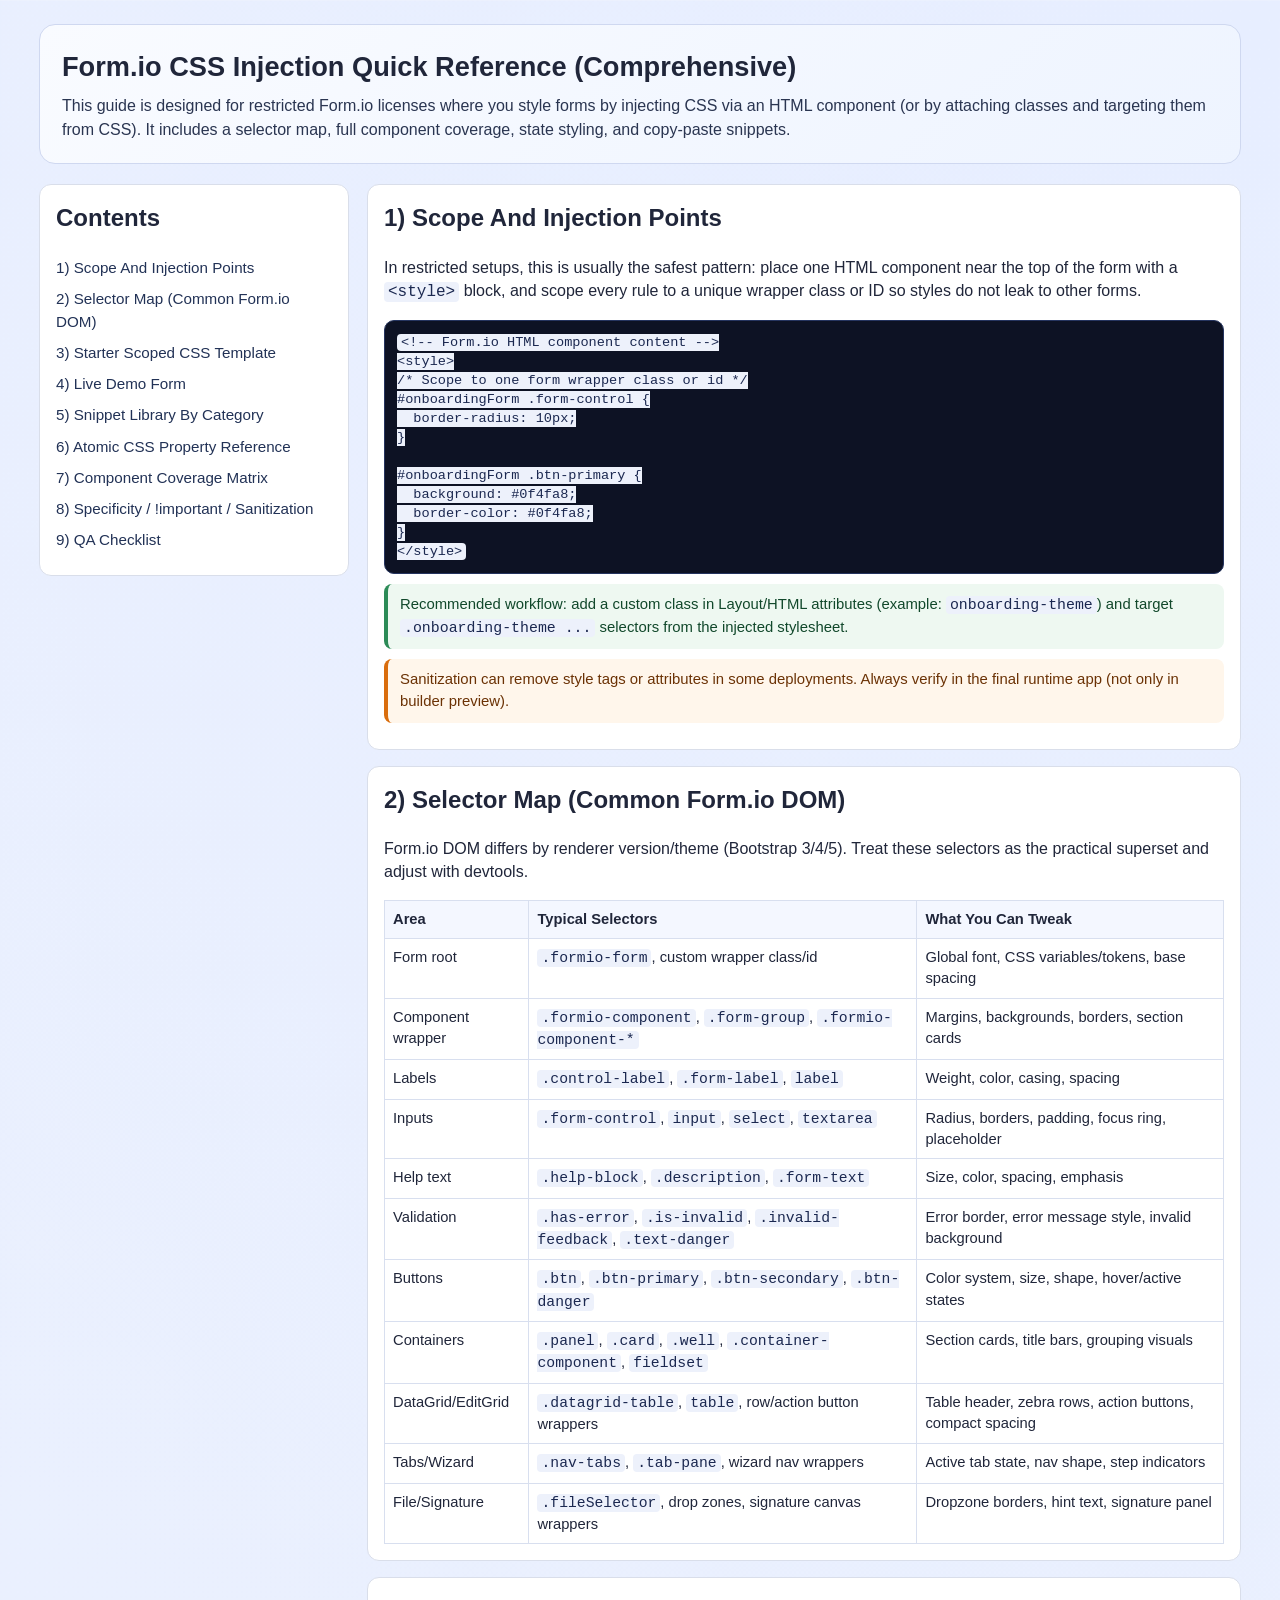
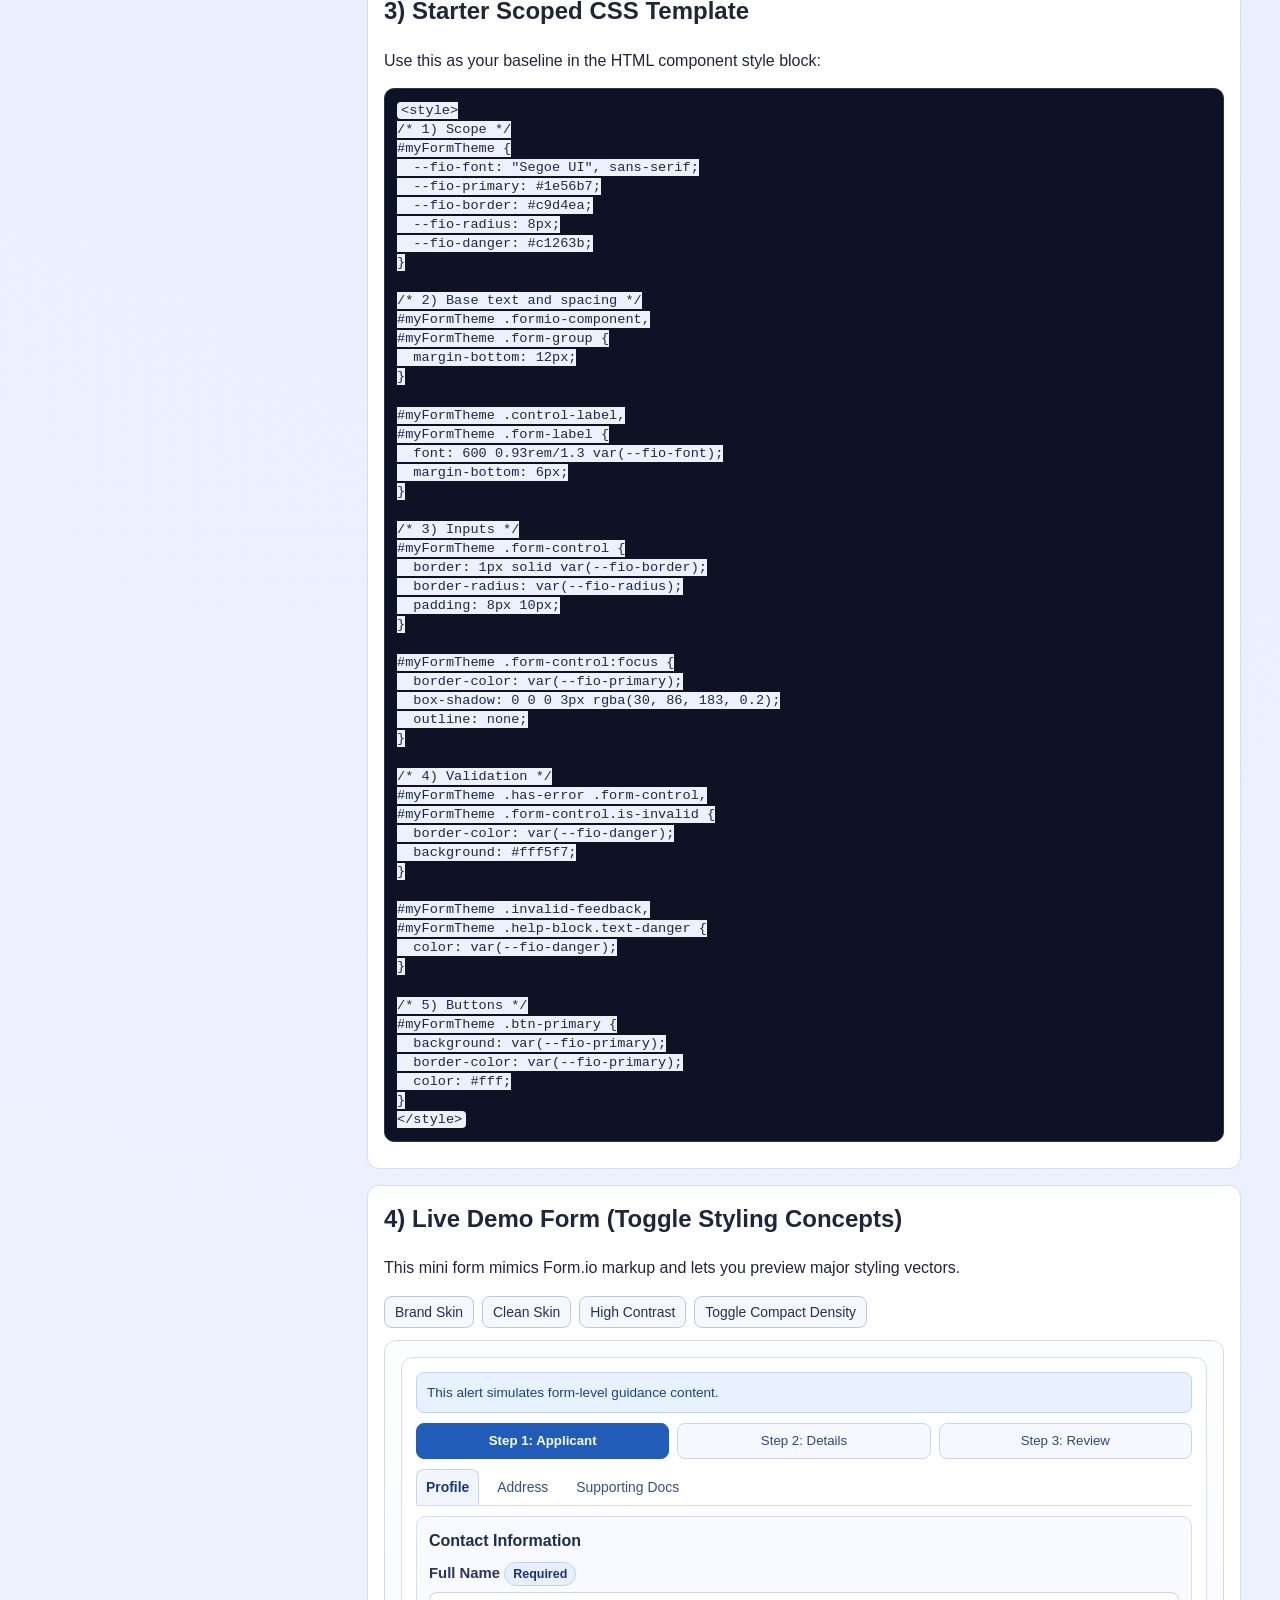
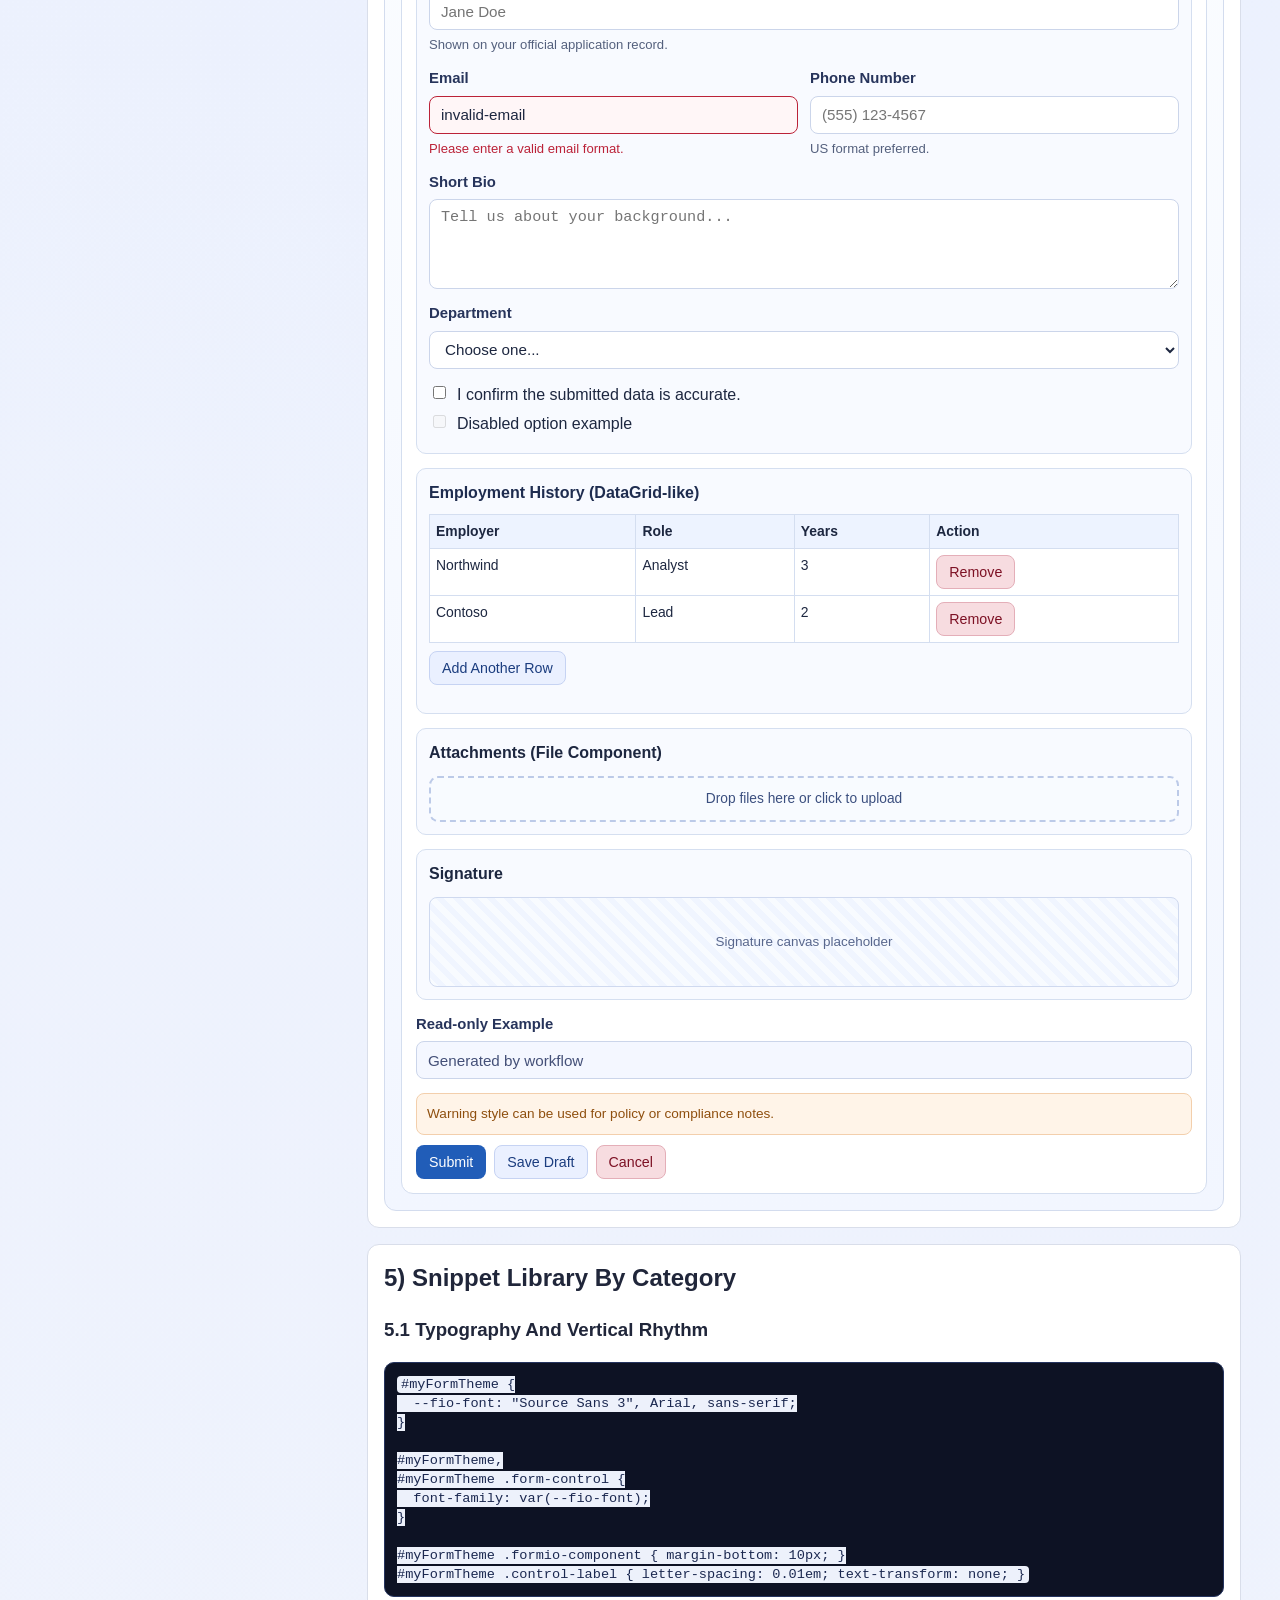
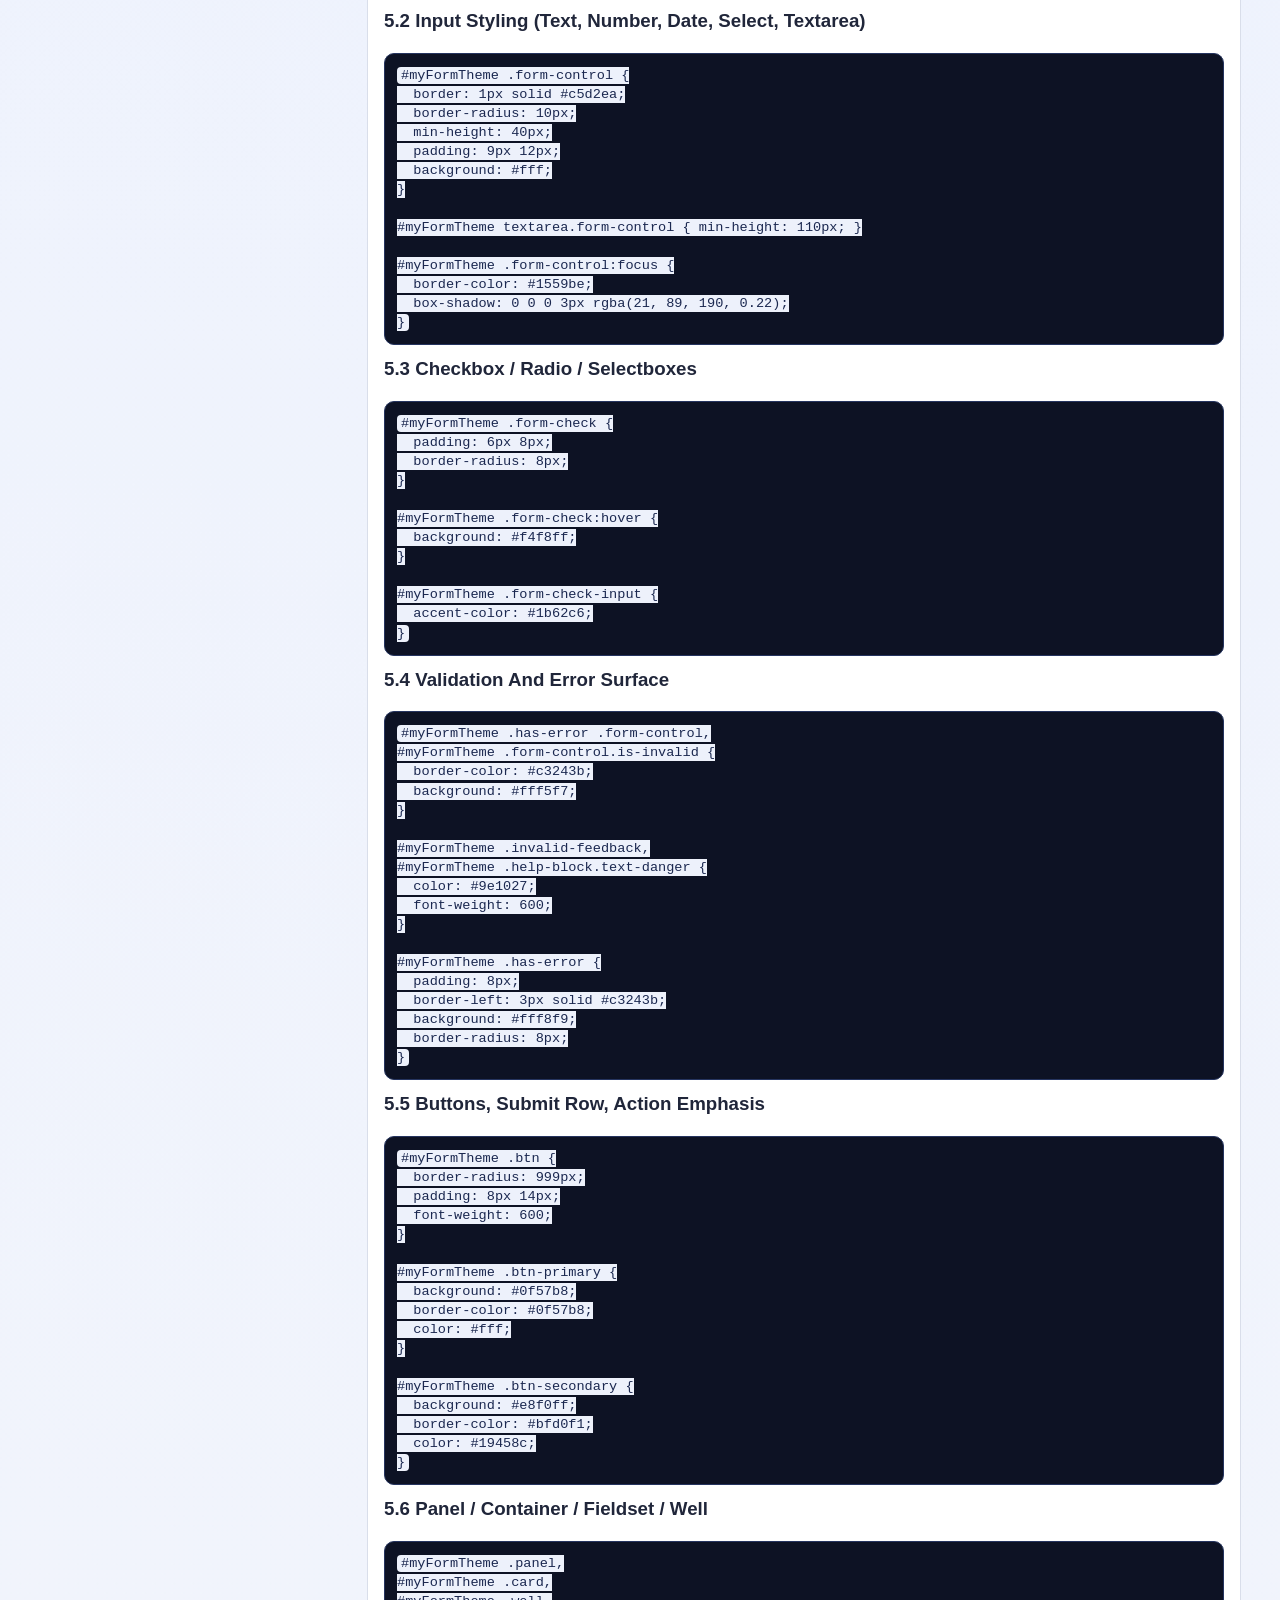
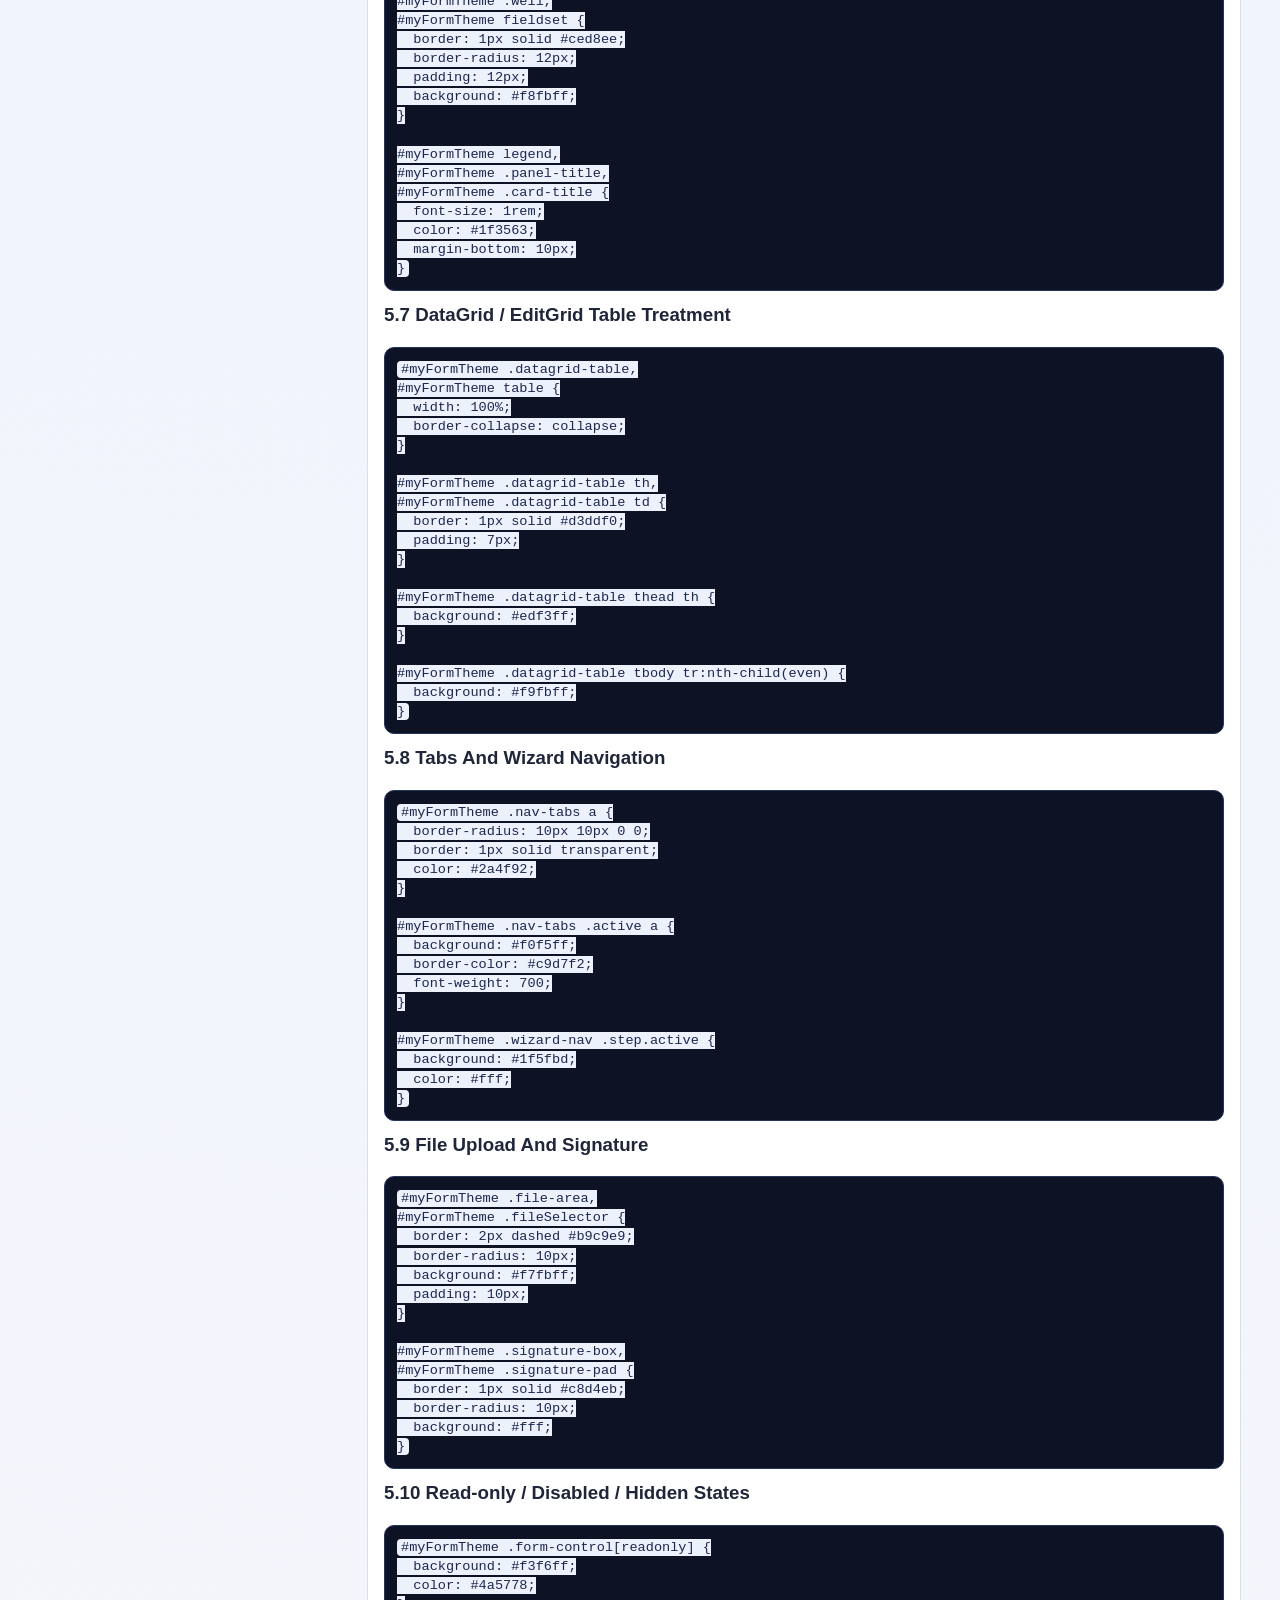
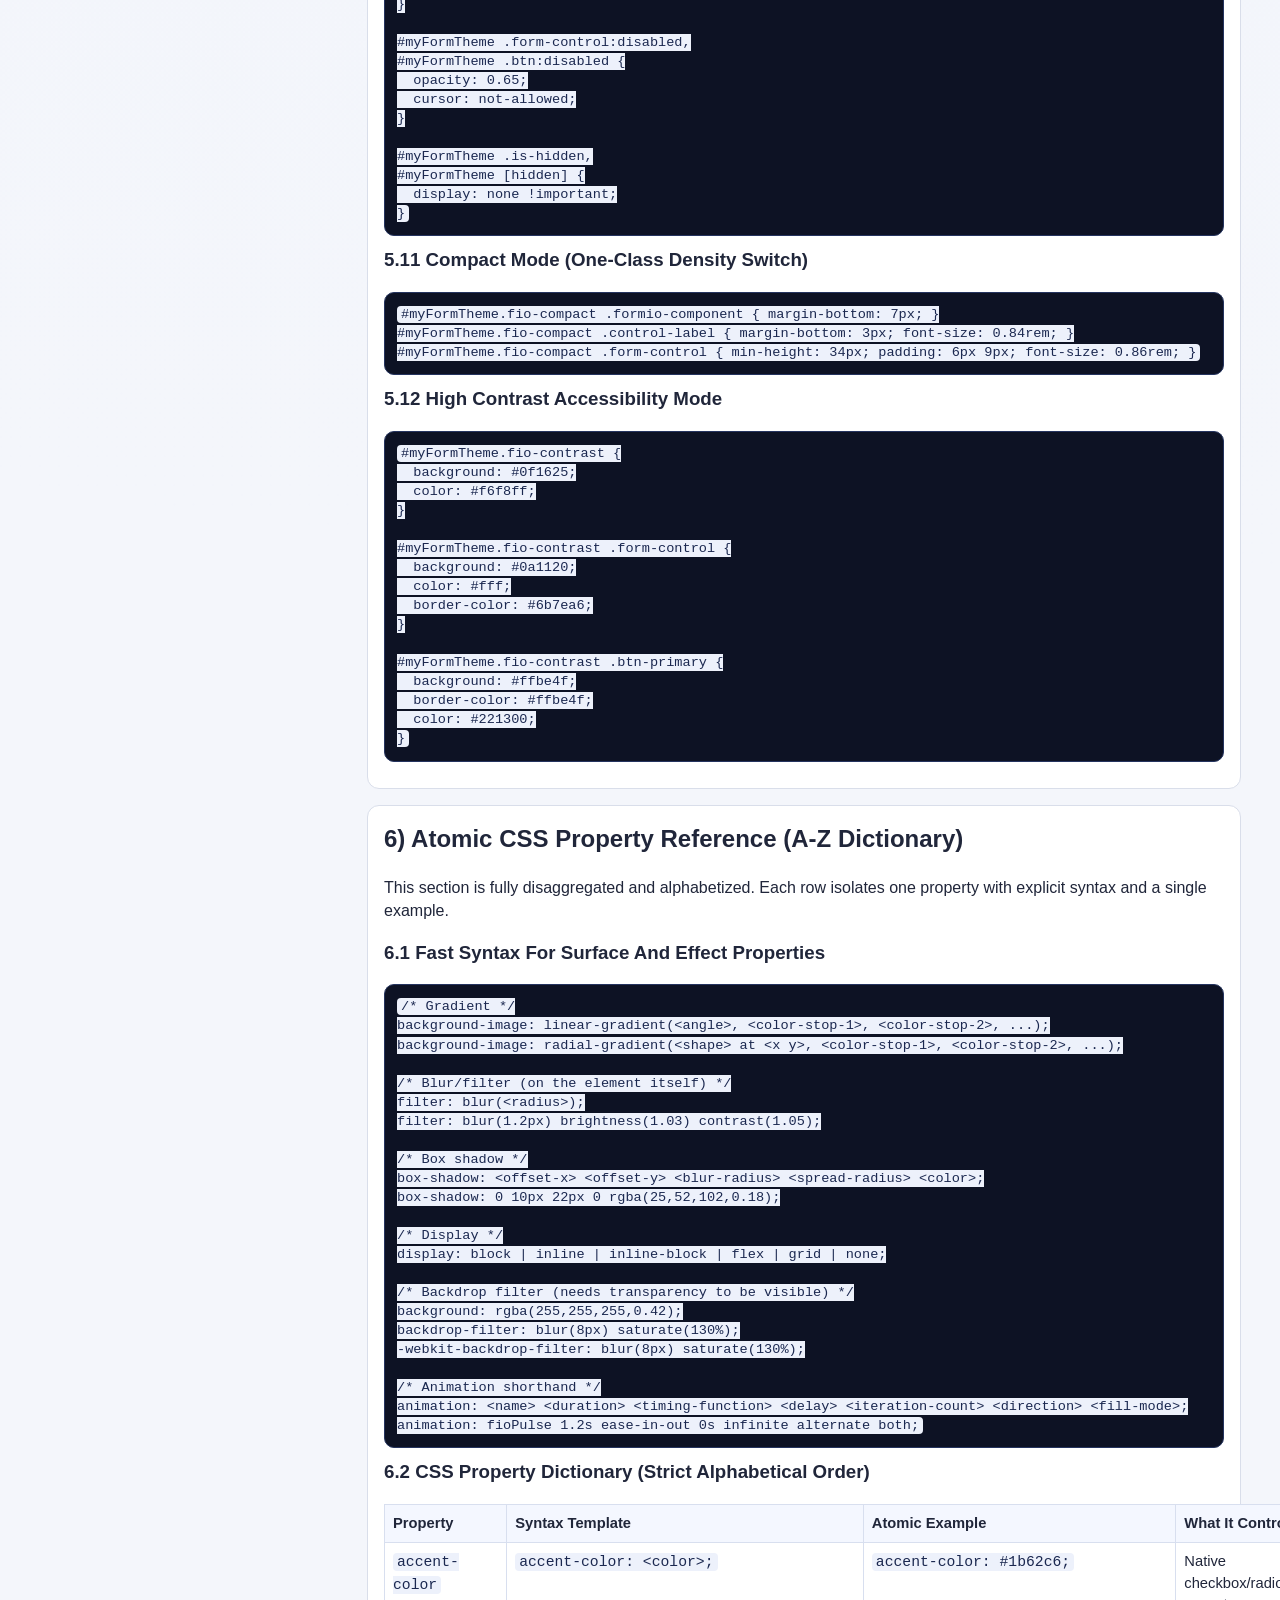
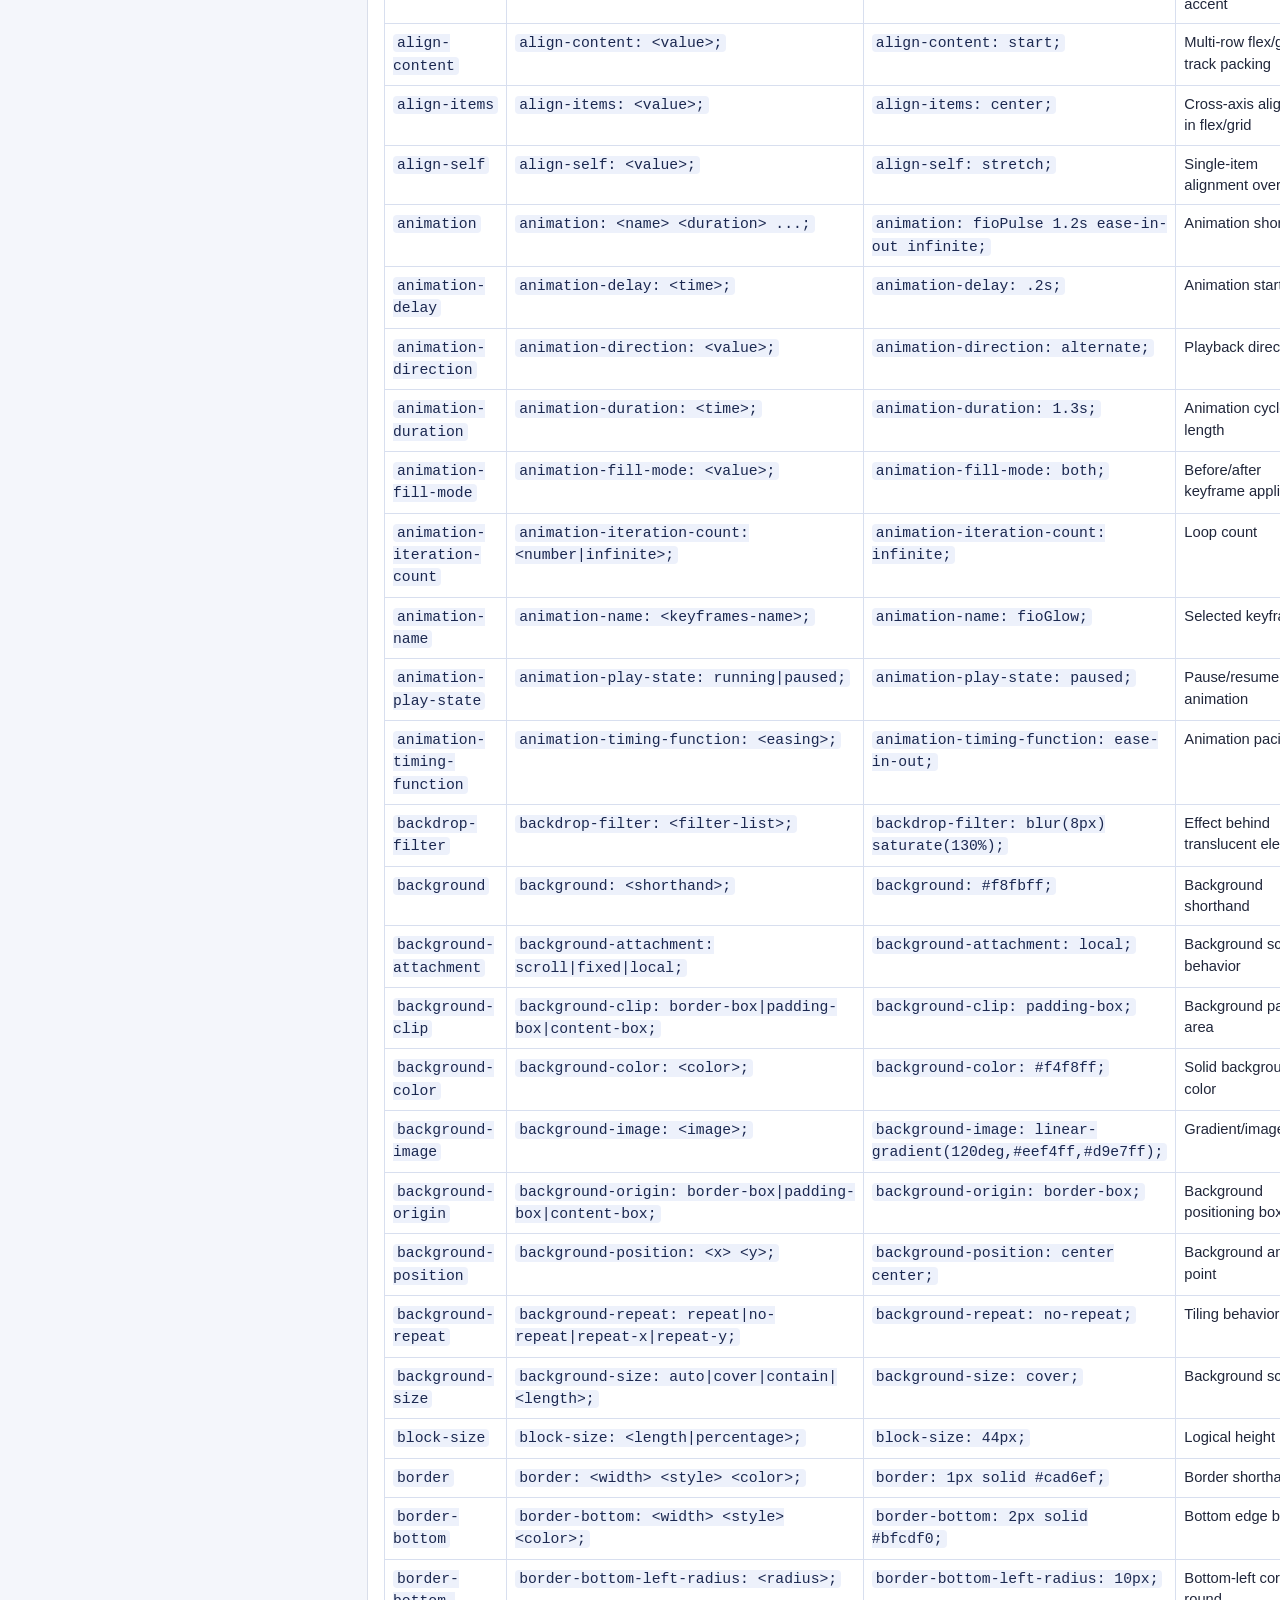
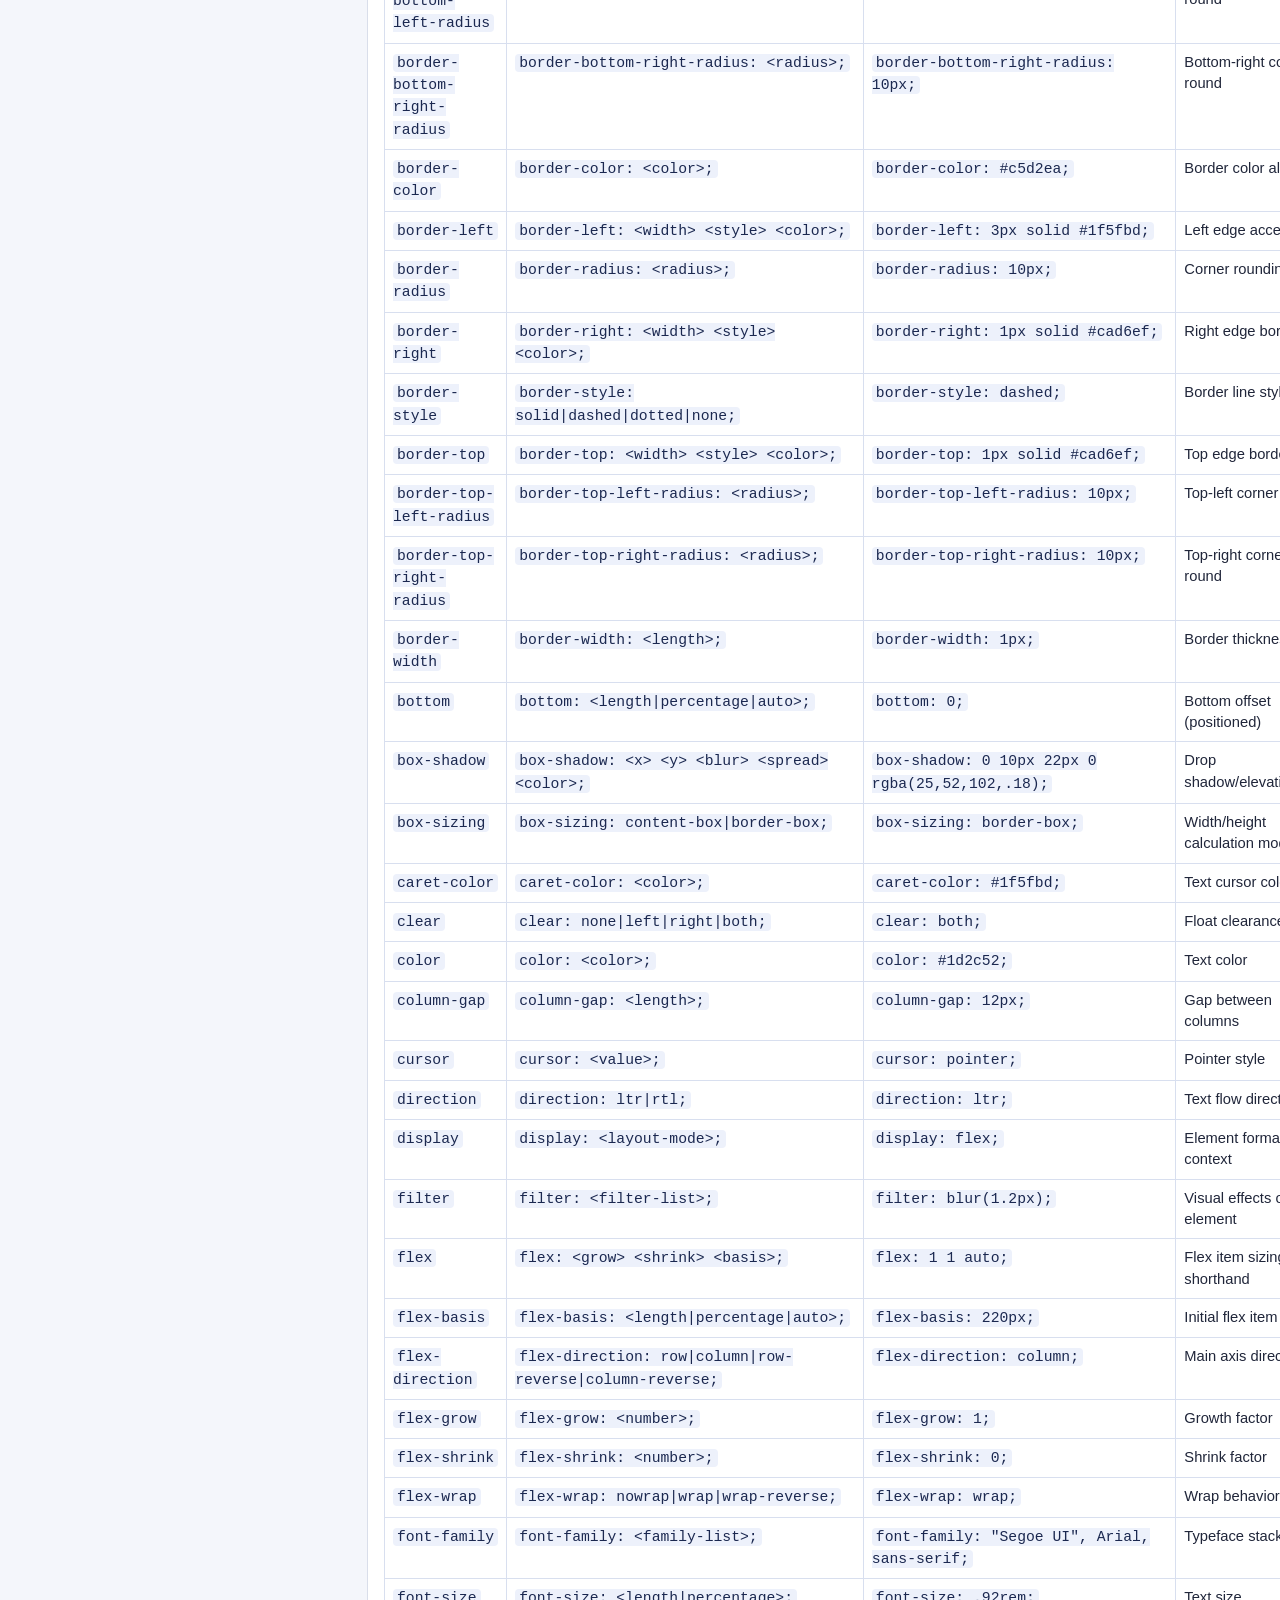
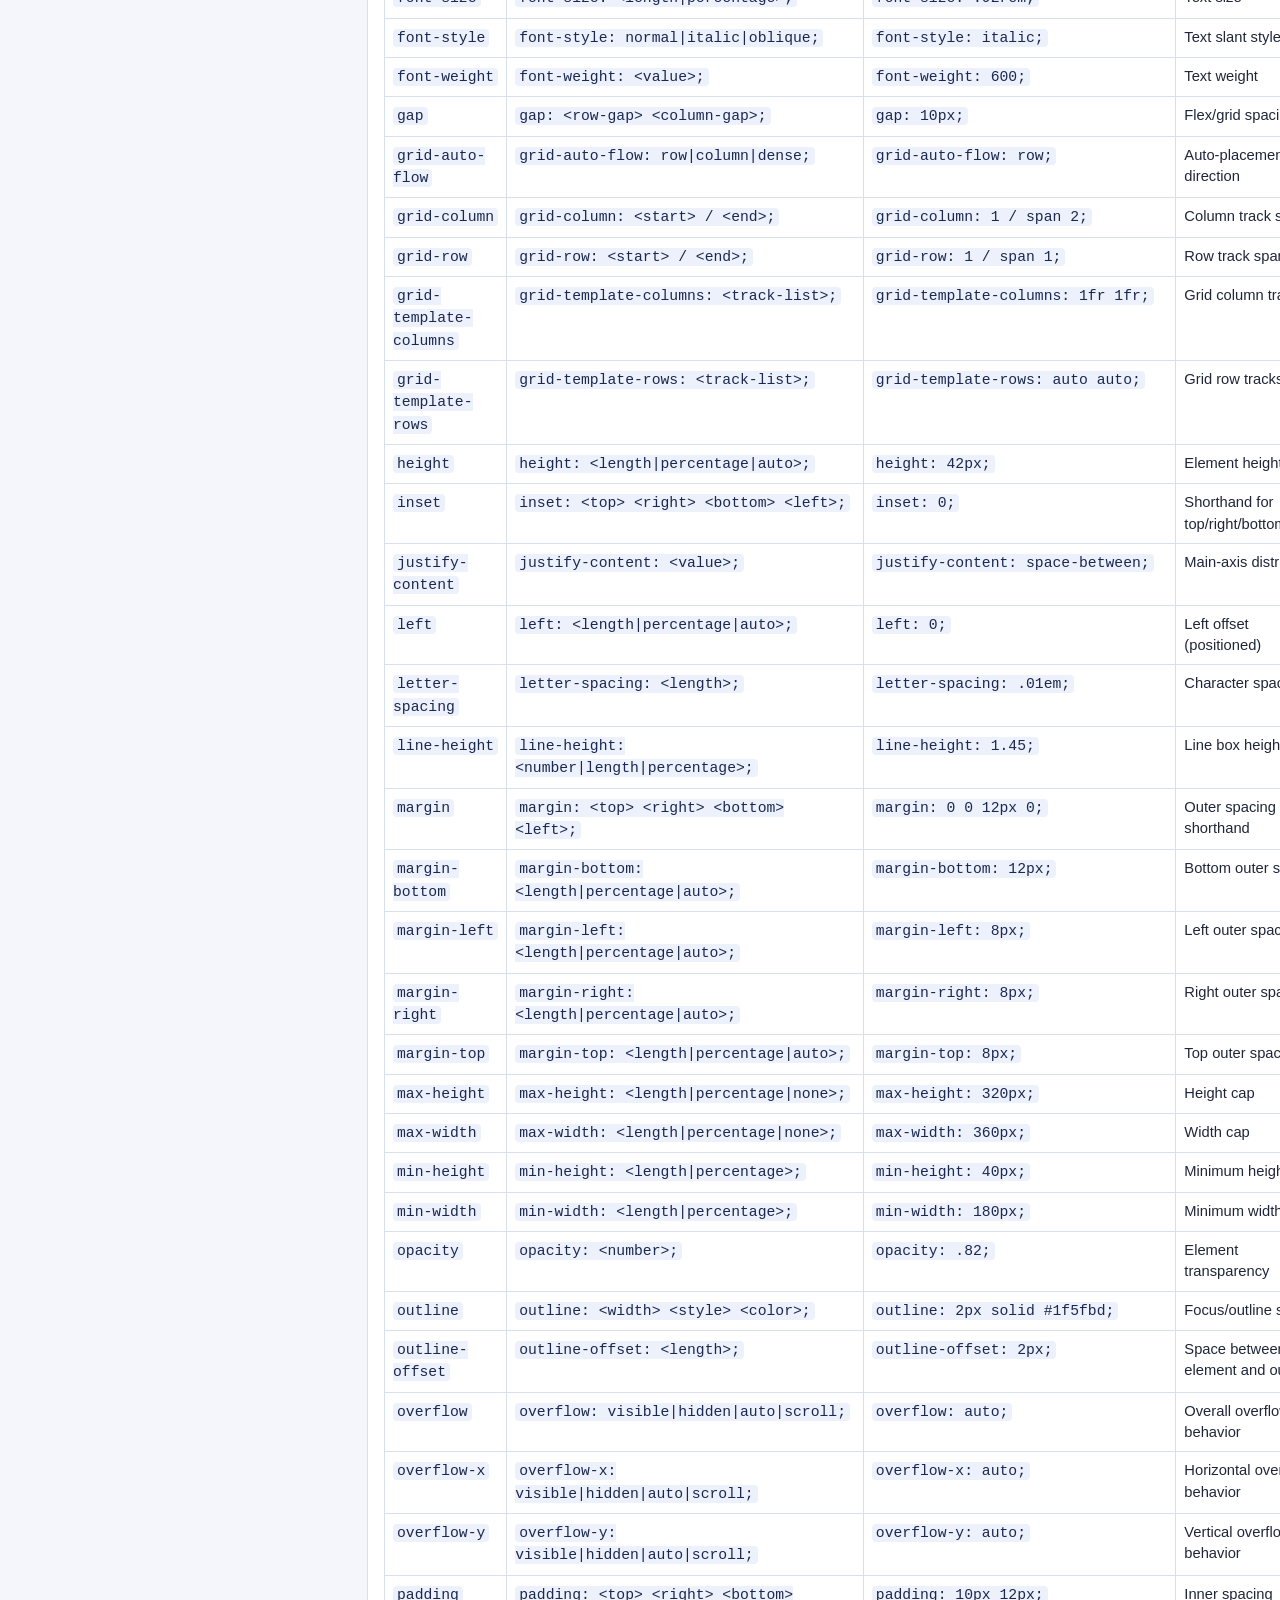
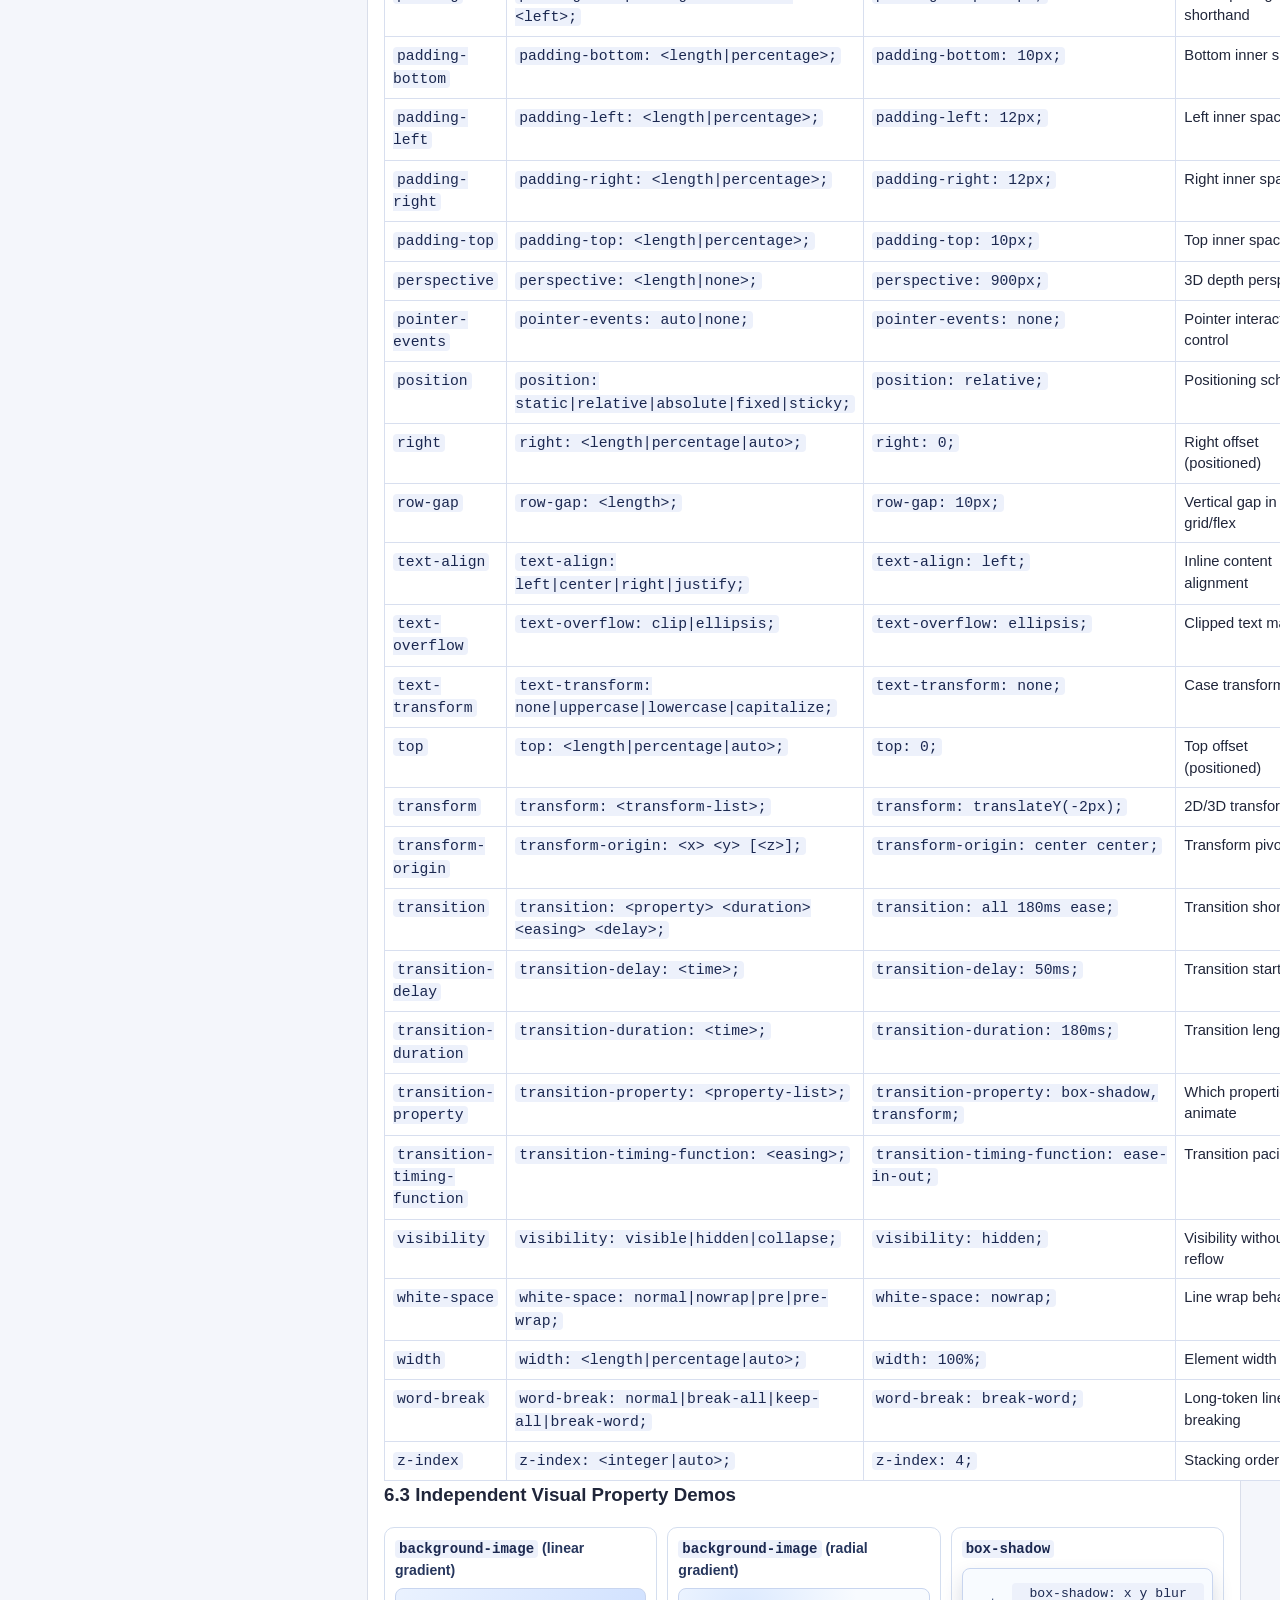
<file: formio-css-injection-guide.html>
<!DOCTYPE html>
<html lang="en">
<head>
  <meta charset="UTF-8" />
  <meta name="viewport" content="width=device-width, initial-scale=1.0" />
  <title>Form.io CSS Injection Quick Reference</title>
  <style>
    :root {
      --doc-bg: #f4f6fb;
      --doc-card: #ffffff;
      --doc-border: #d9deea;
      --doc-ink: #20263a;
      --doc-subtle: #56607a;
      --doc-accent: #1257c9;
      --doc-code: #0d1224;
      --doc-code-ink: #eef3ff;
      --doc-ok: #166439;
      --doc-warn: #8a3c06;
      --doc-danger: #8f101f;
    }

    * {
      box-sizing: border-box;
    }

    body {
      margin: 0;
      font-family: "Segoe UI", "Noto Sans", Arial, sans-serif;
      color: var(--doc-ink);
      background: radial-gradient(circle at top right, #e7eeff 0, var(--doc-bg) 45%), var(--doc-bg);
      line-height: 1.45;
    }

    a {
      color: var(--doc-accent);
    }

    .page {
      max-width: 1250px;
      margin: 0 auto;
      padding: 24px;
    }

    .hero {
      background: linear-gradient(140deg, #f9fbff, #eef4ff);
      border: 1px solid #cfd8f0;
      border-radius: 16px;
      padding: 22px;
      margin-bottom: 20px;
    }

    .hero h1 {
      margin: 0 0 8px;
      font-size: 1.7rem;
    }

    .hero p {
      margin: 0;
      color: #2a3551;
    }

    .grid {
      display: grid;
      grid-template-columns: 310px minmax(0, 1fr);
      gap: 18px;
      align-items: start;
    }

    .card {
      background: var(--doc-card);
      border: 1px solid var(--doc-border);
      border-radius: 12px;
      padding: 16px;
      margin-bottom: 16px;
    }

    .toc {
      position: sticky;
      top: 12px;
      max-height: calc(100vh - 24px);
      overflow: auto;
    }

    .toc h2,
    .content h2,
    .content h3 {
      margin-top: 0;
    }

    .toc ul {
      list-style: none;
      padding: 0;
      margin: 0;
    }

    .toc li {
      margin: 8px 0;
    }

    .toc a {
      text-decoration: none;
      color: #223256;
      font-size: 0.95rem;
    }

    .toc a:hover {
      text-decoration: underline;
    }

    .note,
    .warn,
    .danger {
      border-left: 4px solid;
      padding: 10px 12px;
      border-radius: 8px;
      margin: 10px 0;
      font-size: 0.93rem;
    }

    .note {
      background: #eef8f1;
      border-color: #2c8b57;
      color: #11482b;
    }

    .warn {
      background: #fff6eb;
      border-color: #d96d0d;
      color: #6b3205;
    }

    .danger {
      background: #fff0f2;
      border-color: #cf1f3a;
      color: #6e1020;
    }

    table {
      width: 100%;
      border-collapse: collapse;
      margin-top: 10px;
      font-size: 0.92rem;
      background: #fff;
    }

    th,
    td {
      text-align: left;
      border: 1px solid #d8dfef;
      padding: 8px;
      vertical-align: top;
    }

    th {
      background: #f4f7ff;
      font-weight: 700;
    }

    code {
      font-family: Menlo, Consolas, "Liberation Mono", monospace;
      background: #edf1fb;
      padding: 1px 4px;
      border-radius: 4px;
      color: #1b2850;
    }

    pre {
      margin: 10px 0;
      background: var(--doc-code);
      color: var(--doc-code-ink);
      padding: 12px;
      border-radius: 10px;
      overflow-x: auto;
      border: 1px solid #25345f;
      font-size: 0.85rem;
      line-height: 1.4;
    }

    .controls {
      display: flex;
      flex-wrap: wrap;
      gap: 8px;
      margin-bottom: 12px;
    }

    .controls button {
      border: 1px solid #bac7e5;
      background: #f5f8ff;
      color: #203154;
      padding: 7px 10px;
      border-radius: 8px;
      cursor: pointer;
      font-size: 0.87rem;
    }

    .controls button:hover {
      background: #eaf0ff;
    }

    .demo-wrap {
      border: 1px solid #d3dcee;
      border-radius: 12px;
      padding: 16px;
      background: linear-gradient(180deg, #fbfdff, #f2f6ff);
    }

    .mini-grid {
      display: grid;
      grid-template-columns: repeat(auto-fit, minmax(260px, 1fr));
      gap: 12px;
    }

    .pill {
      display: inline-block;
      border-radius: 999px;
      background: #e8efff;
      color: #1d3470;
      border: 1px solid #bfd0ff;
      font-size: 0.78rem;
      padding: 2px 8px;
      margin-right: 6px;
    }

    .footer {
      font-size: 0.88rem;
      color: var(--doc-subtle);
    }

    .atomic-grid {
      display: grid;
      grid-template-columns: repeat(auto-fit, minmax(220px, 1fr));
      gap: 10px;
      margin-top: 10px;
    }

    .atomic-card {
      border: 1px solid #d4deef;
      border-radius: 10px;
      background: #fff;
      padding: 10px;
      min-height: 124px;
    }

    .atomic-card h4 {
      margin: 0 0 8px;
      font-size: 0.88rem;
      color: #26365d;
    }

    .atomic-preview {
      border: 1px solid #c8d5ef;
      border-radius: 8px;
      background: #f8fbff;
      min-height: 70px;
      padding: 8px;
      display: flex;
      align-items: center;
      justify-content: center;
      text-align: center;
      color: #2d406d;
      font-size: 0.82rem;
      overflow: hidden;
    }

    .atomic-preview.band {
      background: linear-gradient(115deg, #edf4ff, #f8fbff 35%, #eaf2ff 65%, #edf4ff);
      background-size: 180% 180%;
    }

    .atomic-display-inline {
      display: inline-block;
      padding: 4px 7px;
      border: 1px solid #c7d4ee;
      border-radius: 6px;
      background: #f2f7ff;
      margin: 0 2px;
    }

    .atomic-flex {
      display: flex;
      gap: 6px;
      justify-content: center;
      align-items: center;
    }

    .atomic-flex span,
    .atomic-grid-preview span {
      width: 24px;
      height: 24px;
      border-radius: 6px;
      background: #d6e4ff;
      border: 1px solid #b8caef;
      display: inline-flex;
      align-items: center;
      justify-content: center;
      font-size: 0.7rem;
      color: #284173;
    }

    .atomic-grid-preview {
      display: grid;
      grid-template-columns: repeat(3, minmax(0, 1fr));
      gap: 6px;
      width: 100%;
      max-width: 130px;
      margin: 0 auto;
    }

    .glass-backdrop {
      background:
        radial-gradient(circle at 20% 20%, rgba(45, 110, 210, 0.25), transparent 40%),
        radial-gradient(circle at 80% 75%, rgba(44, 183, 134, 0.25), transparent 45%),
        linear-gradient(115deg, #f4f7ff, #e9f0ff);
      border: 1px solid #cad8f3;
      border-radius: 10px;
      padding: 12px;
      min-height: 82px;
      display: flex;
      align-items: center;
      justify-content: center;
    }

    .glass-panel {
      border: 1px solid rgba(255, 255, 255, 0.55);
      border-radius: 10px;
      background: rgba(255, 255, 255, 0.42);
      backdrop-filter: blur(8px) saturate(130%);
      -webkit-backdrop-filter: blur(8px) saturate(130%);
      padding: 8px 12px;
      font-size: 0.8rem;
      color: #1f3564;
    }

    .hover-lift {
      transition: transform 180ms ease, box-shadow 180ms ease;
    }

    .hover-lift:hover {
      transform: translateY(-3px);
      box-shadow: 0 8px 18px rgba(26, 52, 100, 0.16);
    }

    .anim-box {
      border-radius: 8px;
      border: 1px solid #b9ccf2;
      background: #eaf2ff;
      width: 68px;
      height: 40px;
      display: flex;
      align-items: center;
      justify-content: center;
      margin: 6px auto 0;
      color: #264077;
      font-size: 0.72rem;
      font-weight: 600;
    }

    .anim-fade-in { animation: fioFadeIn 1.2s ease-in-out infinite alternate; }
    .anim-slide-up { animation: fioSlideUp 1.1s ease-in-out infinite alternate; }
    .anim-pulse { animation: fioPulse 1.2s ease-in-out infinite; }
    .anim-glow { animation: fioGlow 1.3s ease-in-out infinite alternate; }
    .anim-rotate { animation: fioRotate 1.8s linear infinite; }
    .anim-shake { animation: fioShake 1.4s ease-in-out infinite; }
    .anim-float { animation: fioFloat 1.4s ease-in-out infinite alternate; }
    .anim-gradient {
      animation: fioGradientShift 2.2s ease infinite;
      background: linear-gradient(120deg, #b3d0ff, #d0b8ff, #9fe3d4, #b3d0ff);
      background-size: 250% 250%;
    }

    @keyframes fioFadeIn {
      from { opacity: 0.35; }
      to { opacity: 1; }
    }

    @keyframes fioSlideUp {
      from { transform: translateY(8px); opacity: 0.55; }
      to { transform: translateY(-2px); opacity: 1; }
    }

    @keyframes fioPulse {
      0%, 100% { transform: scale(1); }
      50% { transform: scale(1.08); }
    }

    @keyframes fioGlow {
      from { box-shadow: 0 0 0 rgba(33, 93, 184, 0); }
      to { box-shadow: 0 0 16px rgba(33, 93, 184, 0.55); }
    }

    @keyframes fioRotate {
      from { transform: rotate(0deg); }
      to { transform: rotate(360deg); }
    }

    @keyframes fioShake {
      0%, 100% { transform: translateX(0); }
      20% { transform: translateX(-2px); }
      40% { transform: translateX(2px); }
      60% { transform: translateX(-2px); }
      80% { transform: translateX(2px); }
    }

    @keyframes fioFloat {
      from { transform: translateY(0); }
      to { transform: translateY(-5px); }
    }

    @keyframes fioGradientShift {
      0% { background-position: 0% 50%; }
      50% { background-position: 100% 50%; }
      100% { background-position: 0% 50%; }
    }

    @media (max-width: 980px) {
      .grid {
        grid-template-columns: 1fr;
      }

      .toc {
        position: static;
        max-height: none;
      }
    }

    /* ------------------------------------------------------------ */
    /* Form.io-like base structure for demo rendering               */
    /* ------------------------------------------------------------ */

    .formio-form {
      --fio-font: "Segoe UI", sans-serif;
      --fio-bg: #ffffff;
      --fio-panel-bg: #f8faff;
      --fio-text: #1d2740;
      --fio-subtle: #54607d;
      --fio-border: #cbd5ea;
      --fio-primary: #215db8;
      --fio-focus: #215db8;
      --fio-danger: #bb2238;
      --fio-radius: 8px;
      --fio-gap-y: 14px;
      --fio-label-size: 0.93rem;
      --fio-input-size: 0.95rem;
      --fio-shadow-focus: 0 0 0 3px rgba(33, 93, 184, 0.22);
      --fio-btn-radius: 8px;
      --fio-table-header: #edf3ff;
      font-family: var(--fio-font);
      color: var(--fio-text);
      background: var(--fio-bg);
      border: 1px solid #d4deef;
      border-radius: 12px;
      padding: 14px;
    }

    .formio-form h3,
    .formio-form h4 {
      margin: 0 0 12px;
    }

    .formio-form .form-group,
    .formio-form .formio-component {
      margin-bottom: var(--fio-gap-y);
    }

    .formio-form .control-label,
    .formio-form .form-label {
      display: block;
      margin: 0 0 6px;
      color: #27345b;
      font-size: var(--fio-label-size);
      font-weight: 600;
    }

    .formio-form .form-control,
    .formio-form select.form-control,
    .formio-form textarea.form-control {
      width: 100%;
      display: block;
      min-height: 38px;
      padding: 8px 11px;
      border: 1px solid var(--fio-border);
      border-radius: var(--fio-radius);
      color: var(--fio-text);
      background: #ffffff;
      font-size: var(--fio-input-size);
      transition: border-color 120ms ease, box-shadow 120ms ease, background 120ms ease;
    }

    .formio-form textarea.form-control {
      min-height: 90px;
      resize: vertical;
    }

    .formio-form .form-control:focus {
      border-color: var(--fio-focus);
      box-shadow: var(--fio-shadow-focus);
      outline: 0;
    }

    .formio-form .form-control[readonly] {
      background: #f4f7ff;
      color: #445078;
    }

    .formio-form .form-control:disabled,
    .formio-form .form-check-input:disabled {
      cursor: not-allowed;
      opacity: 0.7;
      background: #f2f4fa;
    }

    .formio-form .description,
    .formio-form .help-block,
    .formio-form .form-text {
      margin: 5px 0 0;
      color: var(--fio-subtle);
      font-size: 0.82rem;
    }

    .formio-form .error,
    .formio-form .invalid-feedback,
    .formio-form .help-block.text-danger,
    .formio-form .has-error .help-block {
      color: var(--fio-danger);
      font-size: 0.82rem;
      margin-top: 5px;
      display: block;
    }

    .formio-form .has-error .form-control,
    .formio-form .form-control.is-invalid {
      border-color: var(--fio-danger);
      background: #fff6f7;
    }

    .formio-form .btn {
      display: inline-block;
      border: 1px solid transparent;
      padding: 8px 12px;
      border-radius: var(--fio-btn-radius);
      font-size: 0.89rem;
      cursor: pointer;
      text-decoration: none;
    }

    .formio-form .btn-primary {
      background: var(--fio-primary);
      color: #fff;
    }

    .formio-form .btn-secondary {
      background: #eaf0ff;
      color: #1b3d7f;
      border-color: #c6d3f3;
    }

    .formio-form .btn-danger {
      background: #f7dce0;
      color: #7d1124;
      border-color: #e4aeb8;
    }

    .formio-form .form-check {
      display: flex;
      align-items: flex-start;
      gap: 8px;
      margin: 6px 0;
    }

    .formio-form .form-check-input {
      margin-top: 3px;
    }

    .formio-form .panel,
    .formio-form .card,
    .formio-form .well,
    .formio-form .container-component {
      border: 1px solid #d5dff0;
      border-radius: 10px;
      background: var(--fio-panel-bg);
      padding: 12px;
      margin-bottom: 14px;
    }

    .formio-form .panel .panel-title,
    .formio-form .card .card-title {
      margin: 0 0 10px;
      font-size: 1rem;
      color: #1e2c4f;
    }

    .formio-form .table,
    .formio-form .datagrid-table {
      width: 100%;
      border-collapse: collapse;
      margin-top: 8px;
      font-size: 0.87rem;
    }

    .formio-form .table th,
    .formio-form .table td,
    .formio-form .datagrid-table th,
    .formio-form .datagrid-table td {
      border: 1px solid #d4def0;
      padding: 6px;
      text-align: left;
    }

    .formio-form .table th,
    .formio-form .datagrid-table th {
      background: var(--fio-table-header);
    }

    .formio-form .nav-tabs {
      list-style: none;
      display: flex;
      gap: 8px;
      padding: 0;
      margin: 0 0 10px;
      border-bottom: 1px solid #d6def1;
    }

    .formio-form .nav-tabs a {
      text-decoration: none;
      display: inline-block;
      padding: 7px 9px;
      border-radius: 8px 8px 0 0;
      border: 1px solid transparent;
      color: #325088;
      font-size: 0.87rem;
    }

    .formio-form .nav-tabs .active a {
      background: #f0f5ff;
      border-color: #c8d5f1;
      border-bottom-color: #f0f5ff;
      color: #193873;
      font-weight: 700;
    }

    .formio-form .wizard-nav {
      display: grid;
      grid-template-columns: repeat(auto-fit, minmax(140px, 1fr));
      gap: 8px;
      margin-bottom: 10px;
    }

    .formio-form .wizard-nav .step {
      border: 1px solid #cad6ee;
      background: #f6f9ff;
      color: #274886;
      padding: 7px;
      border-radius: 8px;
      font-size: 0.83rem;
      text-align: center;
    }

    .formio-form .wizard-nav .step.active {
      background: #215db8;
      color: #fff;
      border-color: #215db8;
      font-weight: 700;
    }

    .formio-form .file-area {
      border: 2px dashed #bccae8;
      border-radius: 9px;
      padding: 11px;
      background: #f8fbff;
      text-align: center;
      color: #3b4f7f;
      font-size: 0.86rem;
    }

    .formio-form .signature-box {
      border: 1px solid #cfd9ef;
      border-radius: 8px;
      height: 90px;
      background: repeating-linear-gradient(45deg, #f8fbff, #f8fbff 6px, #f0f5ff 6px, #f0f5ff 12px);
      display: flex;
      align-items: center;
      justify-content: center;
      color: #58678d;
      font-size: 0.84rem;
    }

    .formio-form .alert {
      border-radius: 8px;
      padding: 10px;
      font-size: 0.85rem;
      border: 1px solid;
      margin-bottom: 10px;
    }

    .formio-form .alert-info {
      background: #e8f2ff;
      border-color: #bdd4f5;
      color: #184383;
    }

    .formio-form .alert-warning {
      background: #fff4e8;
      border-color: #f3cfac;
      color: #8f4f0e;
    }

    .formio-form.fio-density-compact {
      --fio-gap-y: 8px;
      --fio-label-size: 0.85rem;
      --fio-input-size: 0.88rem;
      --fio-radius: 6px;
    }

    .formio-form.fio-skin-clean {
      --fio-bg: #ffffff;
      --fio-panel-bg: #ffffff;
      --fio-border: #d8d8dc;
      --fio-primary: #2b2b30;
      --fio-focus: #2b2b30;
      --fio-table-header: #f7f7f8;
      --fio-shadow-focus: 0 0 0 3px rgba(34, 34, 36, 0.18);
    }

    .formio-form.fio-skin-clean .panel,
    .formio-form.fio-skin-clean .card,
    .formio-form.fio-skin-clean .well {
      box-shadow: 0 2px 6px rgba(25, 26, 35, 0.05);
    }

    .formio-form.fio-contrast {
      --fio-bg: #0f1727;
      --fio-panel-bg: #17213a;
      --fio-text: #f6f8ff;
      --fio-subtle: #c9d1e7;
      --fio-border: #65729b;
      --fio-primary: #ffb341;
      --fio-focus: #ffb341;
      --fio-danger: #ff8ca0;
      --fio-table-header: #1b2946;
      --fio-shadow-focus: 0 0 0 3px rgba(255, 179, 65, 0.35);
    }

    .formio-form.fio-contrast .control-label,
    .formio-form.fio-contrast .form-label {
      color: #f2f5ff;
    }

    .formio-form.fio-contrast .form-control,
    .formio-form.fio-contrast select.form-control,
    .formio-form.fio-contrast textarea.form-control {
      background: #0d1424;
      color: #f6f8ff;
    }

    .formio-form.fio-contrast .form-control::placeholder {
      color: #b3bdd9;
    }

    .formio-form.fio-contrast .panel,
    .formio-form.fio-contrast .card,
    .formio-form.fio-contrast .well {
      border-color: #65739d;
    }

    .formio-form.fio-contrast .btn-secondary {
      background: #263555;
      color: #f4f7ff;
      border-color: #6b7ba5;
    }

    .formio-form.fio-contrast .btn-danger {
      background: #5b1f2d;
      color: #ffdce3;
      border-color: #9f4e61;
    }
  </style>
</head>
<body>
  <div class="page">
    <section class="hero">
      <h1>Form.io CSS Injection Quick Reference (Comprehensive)</h1>
      <p>
        This guide is designed for restricted Form.io licenses where you style forms by injecting CSS via an HTML component
        (or by attaching classes and targeting them from CSS). It includes a selector map, full component coverage, state styling,
        and copy-paste snippets.
      </p>
    </section>

    <div class="grid">
      <aside class="card toc">
        <h2>Contents</h2>
        <ul>
          <li><a href="#scope">1) Scope And Injection Points</a></li>
          <li><a href="#selector-map">2) Selector Map (Common Form.io DOM)</a></li>
          <li><a href="#starter">3) Starter Scoped CSS Template</a></li>
          <li><a href="#live">4) Live Demo Form</a></li>
          <li><a href="#snippets">5) Snippet Library By Category</a></li>
          <li><a href="#atomic-props">6) Atomic CSS Property Reference</a></li>
          <li><a href="#matrix">7) Component Coverage Matrix</a></li>
          <li><a href="#specificity">8) Specificity / !important / Sanitization</a></li>
          <li><a href="#checklist">9) QA Checklist</a></li>
        </ul>
      </aside>

      <main class="content">
        <section id="scope" class="card">
          <h2>1) Scope And Injection Points</h2>
          <p>
            In restricted setups, this is usually the safest pattern: place one HTML component near the top of the form with a
            <code>&lt;style&gt;</code> block, and scope every rule to a unique wrapper class or ID so styles do not leak to other forms.
          </p>

          <pre><code>&lt;!-- Form.io HTML component content --&gt;
&lt;style&gt;
/* Scope to one form wrapper class or id */
#onboardingForm .form-control {
  border-radius: 10px;
}

#onboardingForm .btn-primary {
  background: #0f4fa8;
  border-color: #0f4fa8;
}
&lt;/style&gt;</code></pre>

          <div class="note">
            Recommended workflow: add a custom class in Layout/HTML attributes (example: <code>onboarding-theme</code>) and target
            <code>.onboarding-theme ...</code> selectors from the injected stylesheet.
          </div>

          <div class="warn">
            Sanitization can remove style tags or attributes in some deployments. Always verify in the final runtime app (not only in builder preview).
          </div>
        </section>

        <section id="selector-map" class="card">
          <h2>2) Selector Map (Common Form.io DOM)</h2>
          <p>
            Form.io DOM differs by renderer version/theme (Bootstrap 3/4/5). Treat these selectors as the practical superset and adjust with devtools.
          </p>
          <table>
            <thead>
              <tr>
                <th>Area</th>
                <th>Typical Selectors</th>
                <th>What You Can Tweak</th>
              </tr>
            </thead>
            <tbody>
              <tr>
                <td>Form root</td>
                <td><code>.formio-form</code>, custom wrapper class/id</td>
                <td>Global font, CSS variables/tokens, base spacing</td>
              </tr>
              <tr>
                <td>Component wrapper</td>
                <td><code>.formio-component</code>, <code>.form-group</code>, <code>.formio-component-*</code></td>
                <td>Margins, backgrounds, borders, section cards</td>
              </tr>
              <tr>
                <td>Labels</td>
                <td><code>.control-label</code>, <code>.form-label</code>, <code>label</code></td>
                <td>Weight, color, casing, spacing</td>
              </tr>
              <tr>
                <td>Inputs</td>
                <td><code>.form-control</code>, <code>input</code>, <code>select</code>, <code>textarea</code></td>
                <td>Radius, borders, padding, focus ring, placeholder</td>
              </tr>
              <tr>
                <td>Help text</td>
                <td><code>.help-block</code>, <code>.description</code>, <code>.form-text</code></td>
                <td>Size, color, spacing, emphasis</td>
              </tr>
              <tr>
                <td>Validation</td>
                <td><code>.has-error</code>, <code>.is-invalid</code>, <code>.invalid-feedback</code>, <code>.text-danger</code></td>
                <td>Error border, error message style, invalid background</td>
              </tr>
              <tr>
                <td>Buttons</td>
                <td><code>.btn</code>, <code>.btn-primary</code>, <code>.btn-secondary</code>, <code>.btn-danger</code></td>
                <td>Color system, size, shape, hover/active states</td>
              </tr>
              <tr>
                <td>Containers</td>
                <td><code>.panel</code>, <code>.card</code>, <code>.well</code>, <code>.container-component</code>, <code>fieldset</code></td>
                <td>Section cards, title bars, grouping visuals</td>
              </tr>
              <tr>
                <td>DataGrid/EditGrid</td>
                <td><code>.datagrid-table</code>, <code>table</code>, row/action button wrappers</td>
                <td>Table header, zebra rows, action buttons, compact spacing</td>
              </tr>
              <tr>
                <td>Tabs/Wizard</td>
                <td><code>.nav-tabs</code>, <code>.tab-pane</code>, wizard nav wrappers</td>
                <td>Active tab state, nav shape, step indicators</td>
              </tr>
              <tr>
                <td>File/Signature</td>
                <td><code>.fileSelector</code>, drop zones, signature canvas wrappers</td>
                <td>Dropzone borders, hint text, signature panel</td>
              </tr>
            </tbody>
          </table>
        </section>

        <section id="starter" class="card">
          <h2>3) Starter Scoped CSS Template</h2>
          <p>Use this as your baseline in the HTML component style block:</p>

          <pre><code>&lt;style&gt;
/* 1) Scope */
#myFormTheme {
  --fio-font: "Segoe UI", sans-serif;
  --fio-primary: #1e56b7;
  --fio-border: #c9d4ea;
  --fio-radius: 8px;
  --fio-danger: #c1263b;
}

/* 2) Base text and spacing */
#myFormTheme .formio-component,
#myFormTheme .form-group {
  margin-bottom: 12px;
}

#myFormTheme .control-label,
#myFormTheme .form-label {
  font: 600 0.93rem/1.3 var(--fio-font);
  margin-bottom: 6px;
}

/* 3) Inputs */
#myFormTheme .form-control {
  border: 1px solid var(--fio-border);
  border-radius: var(--fio-radius);
  padding: 8px 10px;
}

#myFormTheme .form-control:focus {
  border-color: var(--fio-primary);
  box-shadow: 0 0 0 3px rgba(30, 86, 183, 0.2);
  outline: none;
}

/* 4) Validation */
#myFormTheme .has-error .form-control,
#myFormTheme .form-control.is-invalid {
  border-color: var(--fio-danger);
  background: #fff5f7;
}

#myFormTheme .invalid-feedback,
#myFormTheme .help-block.text-danger {
  color: var(--fio-danger);
}

/* 5) Buttons */
#myFormTheme .btn-primary {
  background: var(--fio-primary);
  border-color: var(--fio-primary);
  color: #fff;
}
&lt;/style&gt;</code></pre>
        </section>

        <section id="live" class="card">
          <h2>4) Live Demo Form (Toggle Styling Concepts)</h2>
          <p>
            This mini form mimics Form.io markup and lets you preview major styling vectors.
          </p>

          <div class="controls">
            <button type="button" onclick="setTheme('brand')">Brand Skin</button>
            <button type="button" onclick="setTheme('clean')">Clean Skin</button>
            <button type="button" onclick="setTheme('contrast')">High Contrast</button>
            <button type="button" onclick="toggleCompact()">Toggle Compact Density</button>
          </div>

          <div class="demo-wrap">
            <form id="demoForm" class="formio-form fio-skin-brand" action="javascript:void(0)">
              <div class="alert alert-info">This alert simulates form-level guidance content.</div>

              <div class="wizard-nav">
                <div class="step active">Step 1: Applicant</div>
                <div class="step">Step 2: Details</div>
                <div class="step">Step 3: Review</div>
              </div>

              <ul class="nav-tabs">
                <li class="active"><a href="javascript:void(0)">Profile</a></li>
                <li><a href="javascript:void(0)">Address</a></li>
                <li><a href="javascript:void(0)">Supporting Docs</a></li>
              </ul>

              <div class="panel formio-component formio-component-panel">
                <h4 class="panel-title">Contact Information</h4>

                <div class="form-group formio-component formio-component-textfield">
                  <label class="control-label" for="nameInput">Full Name <span class="pill">Required</span></label>
                  <input id="nameInput" class="form-control" placeholder="Jane Doe" />
                  <p class="help-block">Shown on your official application record.</p>
                </div>

                <div class="mini-grid">
                  <div class="form-group formio-component formio-component-email has-error">
                    <label class="control-label" for="emailInput">Email</label>
                    <input id="emailInput" class="form-control is-invalid" placeholder="name@company.com" value="invalid-email" />
                    <span class="help-block text-danger">Please enter a valid email format.</span>
                  </div>

                  <div class="form-group formio-component formio-component-phoneNumber">
                    <label class="control-label" for="phoneInput">Phone Number</label>
                    <input id="phoneInput" class="form-control" placeholder="(555) 123-4567" />
                    <p class="description">US format preferred.</p>
                  </div>
                </div>

                <div class="form-group formio-component formio-component-textarea">
                  <label class="control-label" for="bio">Short Bio</label>
                  <textarea id="bio" class="form-control" placeholder="Tell us about your background..."></textarea>
                </div>

                <div class="form-group formio-component formio-component-select">
                  <label class="control-label" for="dept">Department</label>
                  <select id="dept" class="form-control">
                    <option>Choose one...</option>
                    <option>Finance</option>
                    <option>Operations</option>
                    <option>HR</option>
                  </select>
                </div>

                <div class="form-check formio-component formio-component-checkbox">
                  <input id="consent" class="form-check-input" type="checkbox" />
                  <label for="consent">I confirm the submitted data is accurate.</label>
                </div>

                <div class="form-check formio-component formio-component-checkbox">
                  <input id="disabledOpt" class="form-check-input" type="checkbox" disabled />
                  <label for="disabledOpt">Disabled option example</label>
                </div>
              </div>

              <div class="card formio-component formio-component-datagrid">
                <h4 class="card-title">Employment History (DataGrid-like)</h4>
                <table class="datagrid-table">
                  <thead>
                    <tr>
                      <th>Employer</th>
                      <th>Role</th>
                      <th>Years</th>
                      <th>Action</th>
                    </tr>
                  </thead>
                  <tbody>
                    <tr>
                      <td>Northwind</td>
                      <td>Analyst</td>
                      <td>3</td>
                      <td><button class="btn btn-danger" type="button">Remove</button></td>
                    </tr>
                    <tr>
                      <td>Contoso</td>
                      <td>Lead</td>
                      <td>2</td>
                      <td><button class="btn btn-danger" type="button">Remove</button></td>
                    </tr>
                  </tbody>
                </table>
                <p style="margin-top:8px;"><button class="btn btn-secondary" type="button">Add Another Row</button></p>
              </div>

              <div class="well formio-component formio-component-file">
                <h4 class="panel-title">Attachments (File Component)</h4>
                <div class="file-area">Drop files here or click to upload</div>
              </div>

              <div class="well formio-component formio-component-signature">
                <h4 class="panel-title">Signature</h4>
                <div class="signature-box">Signature canvas placeholder</div>
              </div>

              <div class="form-group formio-component formio-component-textfield">
                <label class="control-label" for="readonlyField">Read-only Example</label>
                <input id="readonlyField" class="form-control" value="Generated by workflow" readonly />
              </div>

              <div class="alert alert-warning">Warning style can be used for policy or compliance notes.</div>

              <div style="display:flex;gap:8px;flex-wrap:wrap;">
                <button class="btn btn-primary" type="button">Submit</button>
                <button class="btn btn-secondary" type="button">Save Draft</button>
                <button class="btn btn-danger" type="button">Cancel</button>
              </div>
            </form>
          </div>
        </section>

        <section id="snippets" class="card">
          <h2>5) Snippet Library By Category</h2>

          <h3>5.1 Typography And Vertical Rhythm</h3>
          <pre><code>#myFormTheme {
  --fio-font: "Source Sans 3", Arial, sans-serif;
}

#myFormTheme,
#myFormTheme .form-control {
  font-family: var(--fio-font);
}

#myFormTheme .formio-component { margin-bottom: 10px; }
#myFormTheme .control-label { letter-spacing: 0.01em; text-transform: none; }</code></pre>

          <h3>5.2 Input Styling (Text, Number, Date, Select, Textarea)</h3>
          <pre><code>#myFormTheme .form-control {
  border: 1px solid #c5d2ea;
  border-radius: 10px;
  min-height: 40px;
  padding: 9px 12px;
  background: #fff;
}

#myFormTheme textarea.form-control { min-height: 110px; }

#myFormTheme .form-control:focus {
  border-color: #1559be;
  box-shadow: 0 0 0 3px rgba(21, 89, 190, 0.22);
}</code></pre>

          <h3>5.3 Checkbox / Radio / Selectboxes</h3>
          <pre><code>#myFormTheme .form-check {
  padding: 6px 8px;
  border-radius: 8px;
}

#myFormTheme .form-check:hover {
  background: #f4f8ff;
}

#myFormTheme .form-check-input {
  accent-color: #1b62c6;
}</code></pre>

          <h3>5.4 Validation And Error Surface</h3>
          <pre><code>#myFormTheme .has-error .form-control,
#myFormTheme .form-control.is-invalid {
  border-color: #c3243b;
  background: #fff5f7;
}

#myFormTheme .invalid-feedback,
#myFormTheme .help-block.text-danger {
  color: #9e1027;
  font-weight: 600;
}

#myFormTheme .has-error {
  padding: 8px;
  border-left: 3px solid #c3243b;
  background: #fff8f9;
  border-radius: 8px;
}</code></pre>

          <h3>5.5 Buttons, Submit Row, Action Emphasis</h3>
          <pre><code>#myFormTheme .btn {
  border-radius: 999px;
  padding: 8px 14px;
  font-weight: 600;
}

#myFormTheme .btn-primary {
  background: #0f57b8;
  border-color: #0f57b8;
  color: #fff;
}

#myFormTheme .btn-secondary {
  background: #e8f0ff;
  border-color: #bfd0f1;
  color: #19458c;
}</code></pre>

          <h3>5.6 Panel / Container / Fieldset / Well</h3>
          <pre><code>#myFormTheme .panel,
#myFormTheme .card,
#myFormTheme .well,
#myFormTheme fieldset {
  border: 1px solid #ced8ee;
  border-radius: 12px;
  padding: 12px;
  background: #f8fbff;
}

#myFormTheme legend,
#myFormTheme .panel-title,
#myFormTheme .card-title {
  font-size: 1rem;
  color: #1f3563;
  margin-bottom: 10px;
}</code></pre>

          <h3>5.7 DataGrid / EditGrid Table Treatment</h3>
          <pre><code>#myFormTheme .datagrid-table,
#myFormTheme table {
  width: 100%;
  border-collapse: collapse;
}

#myFormTheme .datagrid-table th,
#myFormTheme .datagrid-table td {
  border: 1px solid #d3ddf0;
  padding: 7px;
}

#myFormTheme .datagrid-table thead th {
  background: #edf3ff;
}

#myFormTheme .datagrid-table tbody tr:nth-child(even) {
  background: #f9fbff;
}</code></pre>

          <h3>5.8 Tabs And Wizard Navigation</h3>
          <pre><code>#myFormTheme .nav-tabs a {
  border-radius: 10px 10px 0 0;
  border: 1px solid transparent;
  color: #2a4f92;
}

#myFormTheme .nav-tabs .active a {
  background: #f0f5ff;
  border-color: #c9d7f2;
  font-weight: 700;
}

#myFormTheme .wizard-nav .step.active {
  background: #1f5fbd;
  color: #fff;
}</code></pre>

          <h3>5.9 File Upload And Signature</h3>
          <pre><code>#myFormTheme .file-area,
#myFormTheme .fileSelector {
  border: 2px dashed #b9c9e9;
  border-radius: 10px;
  background: #f7fbff;
  padding: 10px;
}

#myFormTheme .signature-box,
#myFormTheme .signature-pad {
  border: 1px solid #c8d4eb;
  border-radius: 10px;
  background: #fff;
}</code></pre>

          <h3>5.10 Read-only / Disabled / Hidden States</h3>
          <pre><code>#myFormTheme .form-control[readonly] {
  background: #f3f6ff;
  color: #4a5778;
}

#myFormTheme .form-control:disabled,
#myFormTheme .btn:disabled {
  opacity: 0.65;
  cursor: not-allowed;
}

#myFormTheme .is-hidden,
#myFormTheme [hidden] {
  display: none !important;
}</code></pre>

          <h3>5.11 Compact Mode (One-Class Density Switch)</h3>
          <pre><code>#myFormTheme.fio-compact .formio-component { margin-bottom: 7px; }
#myFormTheme.fio-compact .control-label { margin-bottom: 3px; font-size: 0.84rem; }
#myFormTheme.fio-compact .form-control { min-height: 34px; padding: 6px 9px; font-size: 0.86rem; }</code></pre>

          <h3>5.12 High Contrast Accessibility Mode</h3>
          <pre><code>#myFormTheme.fio-contrast {
  background: #0f1625;
  color: #f6f8ff;
}

#myFormTheme.fio-contrast .form-control {
  background: #0a1120;
  color: #fff;
  border-color: #6b7ea6;
}

#myFormTheme.fio-contrast .btn-primary {
  background: #ffbe4f;
  border-color: #ffbe4f;
  color: #221300;
}</code></pre>
        </section>

        <section id="atomic-props" class="card">
          <h2>6) Atomic CSS Property Reference (A-Z Dictionary)</h2>
          <p>
            This section is fully disaggregated and alphabetized. Each row isolates one property with explicit syntax and a single example.
          </p>

          <h3>6.1 Fast Syntax For Surface And Effect Properties</h3>
          <pre><code>/* Gradient */
background-image: linear-gradient(&lt;angle&gt;, &lt;color-stop-1&gt;, &lt;color-stop-2&gt;, ...);
background-image: radial-gradient(&lt;shape&gt; at &lt;x y&gt;, &lt;color-stop-1&gt;, &lt;color-stop-2&gt;, ...);

/* Blur/filter (on the element itself) */
filter: blur(&lt;radius&gt;);
filter: blur(1.2px) brightness(1.03) contrast(1.05);

/* Box shadow */
box-shadow: &lt;offset-x&gt; &lt;offset-y&gt; &lt;blur-radius&gt; &lt;spread-radius&gt; &lt;color&gt;;
box-shadow: 0 10px 22px 0 rgba(25,52,102,0.18);

/* Display */
display: block | inline | inline-block | flex | grid | none;

/* Backdrop filter (needs transparency to be visible) */
background: rgba(255,255,255,0.42);
backdrop-filter: blur(8px) saturate(130%);
-webkit-backdrop-filter: blur(8px) saturate(130%);

/* Animation shorthand */
animation: &lt;name&gt; &lt;duration&gt; &lt;timing-function&gt; &lt;delay&gt; &lt;iteration-count&gt; &lt;direction&gt; &lt;fill-mode&gt;;
animation: fioPulse 1.2s ease-in-out 0s infinite alternate both;</code></pre>

          <h3>6.2 CSS Property Dictionary (Strict Alphabetical Order)</h3>
          <table>
            <thead>
              <tr>
                <th>Property</th>
                <th>Syntax Template</th>
                <th>Atomic Example</th>
                <th>What It Controls</th>
              </tr>
            </thead>
            <tbody>
              <tr><td><code>accent-color</code></td><td><code>accent-color: &lt;color&gt;;</code></td><td><code>accent-color: #1b62c6;</code></td><td>Native checkbox/radio/range accent</td></tr>
              <tr><td><code>align-content</code></td><td><code>align-content: &lt;value&gt;;</code></td><td><code>align-content: start;</code></td><td>Multi-row flex/grid track packing</td></tr>
              <tr><td><code>align-items</code></td><td><code>align-items: &lt;value&gt;;</code></td><td><code>align-items: center;</code></td><td>Cross-axis alignment in flex/grid</td></tr>
              <tr><td><code>align-self</code></td><td><code>align-self: &lt;value&gt;;</code></td><td><code>align-self: stretch;</code></td><td>Single-item alignment override</td></tr>
              <tr><td><code>animation</code></td><td><code>animation: &lt;name&gt; &lt;duration&gt; ...;</code></td><td><code>animation: fioPulse 1.2s ease-in-out infinite;</code></td><td>Animation shorthand</td></tr>
              <tr><td><code>animation-delay</code></td><td><code>animation-delay: &lt;time&gt;;</code></td><td><code>animation-delay: .2s;</code></td><td>Animation start wait</td></tr>
              <tr><td><code>animation-direction</code></td><td><code>animation-direction: &lt;value&gt;;</code></td><td><code>animation-direction: alternate;</code></td><td>Playback direction</td></tr>
              <tr><td><code>animation-duration</code></td><td><code>animation-duration: &lt;time&gt;;</code></td><td><code>animation-duration: 1.3s;</code></td><td>Animation cycle length</td></tr>
              <tr><td><code>animation-fill-mode</code></td><td><code>animation-fill-mode: &lt;value&gt;;</code></td><td><code>animation-fill-mode: both;</code></td><td>Before/after keyframe application</td></tr>
              <tr><td><code>animation-iteration-count</code></td><td><code>animation-iteration-count: &lt;number|infinite&gt;;</code></td><td><code>animation-iteration-count: infinite;</code></td><td>Loop count</td></tr>
              <tr><td><code>animation-name</code></td><td><code>animation-name: &lt;keyframes-name&gt;;</code></td><td><code>animation-name: fioGlow;</code></td><td>Selected keyframes</td></tr>
              <tr><td><code>animation-play-state</code></td><td><code>animation-play-state: running|paused;</code></td><td><code>animation-play-state: paused;</code></td><td>Pause/resume animation</td></tr>
              <tr><td><code>animation-timing-function</code></td><td><code>animation-timing-function: &lt;easing&gt;;</code></td><td><code>animation-timing-function: ease-in-out;</code></td><td>Animation pacing</td></tr>
              <tr><td><code>backdrop-filter</code></td><td><code>backdrop-filter: &lt;filter-list&gt;;</code></td><td><code>backdrop-filter: blur(8px) saturate(130%);</code></td><td>Effect behind translucent element</td></tr>
              <tr><td><code>background</code></td><td><code>background: &lt;shorthand&gt;;</code></td><td><code>background: #f8fbff;</code></td><td>Background shorthand</td></tr>
              <tr><td><code>background-attachment</code></td><td><code>background-attachment: scroll|fixed|local;</code></td><td><code>background-attachment: local;</code></td><td>Background scroll behavior</td></tr>
              <tr><td><code>background-clip</code></td><td><code>background-clip: border-box|padding-box|content-box;</code></td><td><code>background-clip: padding-box;</code></td><td>Background paint area</td></tr>
              <tr><td><code>background-color</code></td><td><code>background-color: &lt;color&gt;;</code></td><td><code>background-color: #f4f8ff;</code></td><td>Solid background color</td></tr>
              <tr><td><code>background-image</code></td><td><code>background-image: &lt;image&gt;;</code></td><td><code>background-image: linear-gradient(120deg,#eef4ff,#d9e7ff);</code></td><td>Gradient/image layer</td></tr>
              <tr><td><code>background-origin</code></td><td><code>background-origin: border-box|padding-box|content-box;</code></td><td><code>background-origin: border-box;</code></td><td>Background positioning box</td></tr>
              <tr><td><code>background-position</code></td><td><code>background-position: &lt;x&gt; &lt;y&gt;;</code></td><td><code>background-position: center center;</code></td><td>Background anchor point</td></tr>
              <tr><td><code>background-repeat</code></td><td><code>background-repeat: repeat|no-repeat|repeat-x|repeat-y;</code></td><td><code>background-repeat: no-repeat;</code></td><td>Tiling behavior</td></tr>
              <tr><td><code>background-size</code></td><td><code>background-size: auto|cover|contain|&lt;length&gt;;</code></td><td><code>background-size: cover;</code></td><td>Background scaling</td></tr>
              <tr><td><code>block-size</code></td><td><code>block-size: &lt;length|percentage&gt;;</code></td><td><code>block-size: 44px;</code></td><td>Logical height</td></tr>
              <tr><td><code>border</code></td><td><code>border: &lt;width&gt; &lt;style&gt; &lt;color&gt;;</code></td><td><code>border: 1px solid #cad6ef;</code></td><td>Border shorthand</td></tr>
              <tr><td><code>border-bottom</code></td><td><code>border-bottom: &lt;width&gt; &lt;style&gt; &lt;color&gt;;</code></td><td><code>border-bottom: 2px solid #bfcdf0;</code></td><td>Bottom edge border</td></tr>
              <tr><td><code>border-bottom-left-radius</code></td><td><code>border-bottom-left-radius: &lt;radius&gt;;</code></td><td><code>border-bottom-left-radius: 10px;</code></td><td>Bottom-left corner round</td></tr>
              <tr><td><code>border-bottom-right-radius</code></td><td><code>border-bottom-right-radius: &lt;radius&gt;;</code></td><td><code>border-bottom-right-radius: 10px;</code></td><td>Bottom-right corner round</td></tr>
              <tr><td><code>border-color</code></td><td><code>border-color: &lt;color&gt;;</code></td><td><code>border-color: #c5d2ea;</code></td><td>Border color all sides</td></tr>
              <tr><td><code>border-left</code></td><td><code>border-left: &lt;width&gt; &lt;style&gt; &lt;color&gt;;</code></td><td><code>border-left: 3px solid #1f5fbd;</code></td><td>Left edge accent</td></tr>
              <tr><td><code>border-radius</code></td><td><code>border-radius: &lt;radius&gt;;</code></td><td><code>border-radius: 10px;</code></td><td>Corner rounding</td></tr>
              <tr><td><code>border-right</code></td><td><code>border-right: &lt;width&gt; &lt;style&gt; &lt;color&gt;;</code></td><td><code>border-right: 1px solid #cad6ef;</code></td><td>Right edge border</td></tr>
              <tr><td><code>border-style</code></td><td><code>border-style: solid|dashed|dotted|none;</code></td><td><code>border-style: dashed;</code></td><td>Border line style</td></tr>
              <tr><td><code>border-top</code></td><td><code>border-top: &lt;width&gt; &lt;style&gt; &lt;color&gt;;</code></td><td><code>border-top: 1px solid #cad6ef;</code></td><td>Top edge border</td></tr>
              <tr><td><code>border-top-left-radius</code></td><td><code>border-top-left-radius: &lt;radius&gt;;</code></td><td><code>border-top-left-radius: 10px;</code></td><td>Top-left corner round</td></tr>
              <tr><td><code>border-top-right-radius</code></td><td><code>border-top-right-radius: &lt;radius&gt;;</code></td><td><code>border-top-right-radius: 10px;</code></td><td>Top-right corner round</td></tr>
              <tr><td><code>border-width</code></td><td><code>border-width: &lt;length&gt;;</code></td><td><code>border-width: 1px;</code></td><td>Border thickness</td></tr>
              <tr><td><code>bottom</code></td><td><code>bottom: &lt;length|percentage|auto&gt;;</code></td><td><code>bottom: 0;</code></td><td>Bottom offset (positioned)</td></tr>
              <tr><td><code>box-shadow</code></td><td><code>box-shadow: &lt;x&gt; &lt;y&gt; &lt;blur&gt; &lt;spread&gt; &lt;color&gt;;</code></td><td><code>box-shadow: 0 10px 22px 0 rgba(25,52,102,.18);</code></td><td>Drop shadow/elevation</td></tr>
              <tr><td><code>box-sizing</code></td><td><code>box-sizing: content-box|border-box;</code></td><td><code>box-sizing: border-box;</code></td><td>Width/height calculation model</td></tr>
              <tr><td><code>caret-color</code></td><td><code>caret-color: &lt;color&gt;;</code></td><td><code>caret-color: #1f5fbd;</code></td><td>Text cursor color</td></tr>
              <tr><td><code>clear</code></td><td><code>clear: none|left|right|both;</code></td><td><code>clear: both;</code></td><td>Float clearance</td></tr>
              <tr><td><code>color</code></td><td><code>color: &lt;color&gt;;</code></td><td><code>color: #1d2c52;</code></td><td>Text color</td></tr>
              <tr><td><code>column-gap</code></td><td><code>column-gap: &lt;length&gt;;</code></td><td><code>column-gap: 12px;</code></td><td>Gap between columns</td></tr>
              <tr><td><code>cursor</code></td><td><code>cursor: &lt;value&gt;;</code></td><td><code>cursor: pointer;</code></td><td>Pointer style</td></tr>
              <tr><td><code>direction</code></td><td><code>direction: ltr|rtl;</code></td><td><code>direction: ltr;</code></td><td>Text flow direction</td></tr>
              <tr><td><code>display</code></td><td><code>display: &lt;layout-mode&gt;;</code></td><td><code>display: flex;</code></td><td>Element formatting context</td></tr>
              <tr><td><code>filter</code></td><td><code>filter: &lt;filter-list&gt;;</code></td><td><code>filter: blur(1.2px);</code></td><td>Visual effects on element</td></tr>
              <tr><td><code>flex</code></td><td><code>flex: &lt;grow&gt; &lt;shrink&gt; &lt;basis&gt;;</code></td><td><code>flex: 1 1 auto;</code></td><td>Flex item sizing shorthand</td></tr>
              <tr><td><code>flex-basis</code></td><td><code>flex-basis: &lt;length|percentage|auto&gt;;</code></td><td><code>flex-basis: 220px;</code></td><td>Initial flex item size</td></tr>
              <tr><td><code>flex-direction</code></td><td><code>flex-direction: row|column|row-reverse|column-reverse;</code></td><td><code>flex-direction: column;</code></td><td>Main axis direction</td></tr>
              <tr><td><code>flex-grow</code></td><td><code>flex-grow: &lt;number&gt;;</code></td><td><code>flex-grow: 1;</code></td><td>Growth factor</td></tr>
              <tr><td><code>flex-shrink</code></td><td><code>flex-shrink: &lt;number&gt;;</code></td><td><code>flex-shrink: 0;</code></td><td>Shrink factor</td></tr>
              <tr><td><code>flex-wrap</code></td><td><code>flex-wrap: nowrap|wrap|wrap-reverse;</code></td><td><code>flex-wrap: wrap;</code></td><td>Wrap behavior</td></tr>
              <tr><td><code>font-family</code></td><td><code>font-family: &lt;family-list&gt;;</code></td><td><code>font-family: "Segoe UI", Arial, sans-serif;</code></td><td>Typeface stack</td></tr>
              <tr><td><code>font-size</code></td><td><code>font-size: &lt;length|percentage&gt;;</code></td><td><code>font-size: .92rem;</code></td><td>Text size</td></tr>
              <tr><td><code>font-style</code></td><td><code>font-style: normal|italic|oblique;</code></td><td><code>font-style: italic;</code></td><td>Text slant style</td></tr>
              <tr><td><code>font-weight</code></td><td><code>font-weight: &lt;value&gt;;</code></td><td><code>font-weight: 600;</code></td><td>Text weight</td></tr>
              <tr><td><code>gap</code></td><td><code>gap: &lt;row-gap&gt; &lt;column-gap&gt;;</code></td><td><code>gap: 10px;</code></td><td>Flex/grid spacing</td></tr>
              <tr><td><code>grid-auto-flow</code></td><td><code>grid-auto-flow: row|column|dense;</code></td><td><code>grid-auto-flow: row;</code></td><td>Auto-placement direction</td></tr>
              <tr><td><code>grid-column</code></td><td><code>grid-column: &lt;start&gt; / &lt;end&gt;;</code></td><td><code>grid-column: 1 / span 2;</code></td><td>Column track span</td></tr>
              <tr><td><code>grid-row</code></td><td><code>grid-row: &lt;start&gt; / &lt;end&gt;;</code></td><td><code>grid-row: 1 / span 1;</code></td><td>Row track span</td></tr>
              <tr><td><code>grid-template-columns</code></td><td><code>grid-template-columns: &lt;track-list&gt;;</code></td><td><code>grid-template-columns: 1fr 1fr;</code></td><td>Grid column tracks</td></tr>
              <tr><td><code>grid-template-rows</code></td><td><code>grid-template-rows: &lt;track-list&gt;;</code></td><td><code>grid-template-rows: auto auto;</code></td><td>Grid row tracks</td></tr>
              <tr><td><code>height</code></td><td><code>height: &lt;length|percentage|auto&gt;;</code></td><td><code>height: 42px;</code></td><td>Element height</td></tr>
              <tr><td><code>inset</code></td><td><code>inset: &lt;top&gt; &lt;right&gt; &lt;bottom&gt; &lt;left&gt;;</code></td><td><code>inset: 0;</code></td><td>Shorthand for top/right/bottom/left</td></tr>
              <tr><td><code>justify-content</code></td><td><code>justify-content: &lt;value&gt;;</code></td><td><code>justify-content: space-between;</code></td><td>Main-axis distribution</td></tr>
              <tr><td><code>left</code></td><td><code>left: &lt;length|percentage|auto&gt;;</code></td><td><code>left: 0;</code></td><td>Left offset (positioned)</td></tr>
              <tr><td><code>letter-spacing</code></td><td><code>letter-spacing: &lt;length&gt;;</code></td><td><code>letter-spacing: .01em;</code></td><td>Character spacing</td></tr>
              <tr><td><code>line-height</code></td><td><code>line-height: &lt;number|length|percentage&gt;;</code></td><td><code>line-height: 1.45;</code></td><td>Line box height</td></tr>
              <tr><td><code>margin</code></td><td><code>margin: &lt;top&gt; &lt;right&gt; &lt;bottom&gt; &lt;left&gt;;</code></td><td><code>margin: 0 0 12px 0;</code></td><td>Outer spacing shorthand</td></tr>
              <tr><td><code>margin-bottom</code></td><td><code>margin-bottom: &lt;length|percentage|auto&gt;;</code></td><td><code>margin-bottom: 12px;</code></td><td>Bottom outer spacing</td></tr>
              <tr><td><code>margin-left</code></td><td><code>margin-left: &lt;length|percentage|auto&gt;;</code></td><td><code>margin-left: 8px;</code></td><td>Left outer spacing</td></tr>
              <tr><td><code>margin-right</code></td><td><code>margin-right: &lt;length|percentage|auto&gt;;</code></td><td><code>margin-right: 8px;</code></td><td>Right outer spacing</td></tr>
              <tr><td><code>margin-top</code></td><td><code>margin-top: &lt;length|percentage|auto&gt;;</code></td><td><code>margin-top: 8px;</code></td><td>Top outer spacing</td></tr>
              <tr><td><code>max-height</code></td><td><code>max-height: &lt;length|percentage|none&gt;;</code></td><td><code>max-height: 320px;</code></td><td>Height cap</td></tr>
              <tr><td><code>max-width</code></td><td><code>max-width: &lt;length|percentage|none&gt;;</code></td><td><code>max-width: 360px;</code></td><td>Width cap</td></tr>
              <tr><td><code>min-height</code></td><td><code>min-height: &lt;length|percentage&gt;;</code></td><td><code>min-height: 40px;</code></td><td>Minimum height</td></tr>
              <tr><td><code>min-width</code></td><td><code>min-width: &lt;length|percentage&gt;;</code></td><td><code>min-width: 180px;</code></td><td>Minimum width</td></tr>
              <tr><td><code>opacity</code></td><td><code>opacity: &lt;number&gt;;</code></td><td><code>opacity: .82;</code></td><td>Element transparency</td></tr>
              <tr><td><code>outline</code></td><td><code>outline: &lt;width&gt; &lt;style&gt; &lt;color&gt;;</code></td><td><code>outline: 2px solid #1f5fbd;</code></td><td>Focus/outline stroke</td></tr>
              <tr><td><code>outline-offset</code></td><td><code>outline-offset: &lt;length&gt;;</code></td><td><code>outline-offset: 2px;</code></td><td>Space between element and outline</td></tr>
              <tr><td><code>overflow</code></td><td><code>overflow: visible|hidden|auto|scroll;</code></td><td><code>overflow: auto;</code></td><td>Overall overflow behavior</td></tr>
              <tr><td><code>overflow-x</code></td><td><code>overflow-x: visible|hidden|auto|scroll;</code></td><td><code>overflow-x: auto;</code></td><td>Horizontal overflow behavior</td></tr>
              <tr><td><code>overflow-y</code></td><td><code>overflow-y: visible|hidden|auto|scroll;</code></td><td><code>overflow-y: auto;</code></td><td>Vertical overflow behavior</td></tr>
              <tr><td><code>padding</code></td><td><code>padding: &lt;top&gt; &lt;right&gt; &lt;bottom&gt; &lt;left&gt;;</code></td><td><code>padding: 10px 12px;</code></td><td>Inner spacing shorthand</td></tr>
              <tr><td><code>padding-bottom</code></td><td><code>padding-bottom: &lt;length|percentage&gt;;</code></td><td><code>padding-bottom: 10px;</code></td><td>Bottom inner spacing</td></tr>
              <tr><td><code>padding-left</code></td><td><code>padding-left: &lt;length|percentage&gt;;</code></td><td><code>padding-left: 12px;</code></td><td>Left inner spacing</td></tr>
              <tr><td><code>padding-right</code></td><td><code>padding-right: &lt;length|percentage&gt;;</code></td><td><code>padding-right: 12px;</code></td><td>Right inner spacing</td></tr>
              <tr><td><code>padding-top</code></td><td><code>padding-top: &lt;length|percentage&gt;;</code></td><td><code>padding-top: 10px;</code></td><td>Top inner spacing</td></tr>
              <tr><td><code>perspective</code></td><td><code>perspective: &lt;length|none&gt;;</code></td><td><code>perspective: 900px;</code></td><td>3D depth perspective</td></tr>
              <tr><td><code>pointer-events</code></td><td><code>pointer-events: auto|none;</code></td><td><code>pointer-events: none;</code></td><td>Pointer interaction control</td></tr>
              <tr><td><code>position</code></td><td><code>position: static|relative|absolute|fixed|sticky;</code></td><td><code>position: relative;</code></td><td>Positioning scheme</td></tr>
              <tr><td><code>right</code></td><td><code>right: &lt;length|percentage|auto&gt;;</code></td><td><code>right: 0;</code></td><td>Right offset (positioned)</td></tr>
              <tr><td><code>row-gap</code></td><td><code>row-gap: &lt;length&gt;;</code></td><td><code>row-gap: 10px;</code></td><td>Vertical gap in grid/flex</td></tr>
              <tr><td><code>text-align</code></td><td><code>text-align: left|center|right|justify;</code></td><td><code>text-align: left;</code></td><td>Inline content alignment</td></tr>
              <tr><td><code>text-overflow</code></td><td><code>text-overflow: clip|ellipsis;</code></td><td><code>text-overflow: ellipsis;</code></td><td>Clipped text marker</td></tr>
              <tr><td><code>text-transform</code></td><td><code>text-transform: none|uppercase|lowercase|capitalize;</code></td><td><code>text-transform: none;</code></td><td>Case transformation</td></tr>
              <tr><td><code>top</code></td><td><code>top: &lt;length|percentage|auto&gt;;</code></td><td><code>top: 0;</code></td><td>Top offset (positioned)</td></tr>
              <tr><td><code>transform</code></td><td><code>transform: &lt;transform-list&gt;;</code></td><td><code>transform: translateY(-2px);</code></td><td>2D/3D transform</td></tr>
              <tr><td><code>transform-origin</code></td><td><code>transform-origin: &lt;x&gt; &lt;y&gt; [&lt;z&gt;];</code></td><td><code>transform-origin: center center;</code></td><td>Transform pivot point</td></tr>
              <tr><td><code>transition</code></td><td><code>transition: &lt;property&gt; &lt;duration&gt; &lt;easing&gt; &lt;delay&gt;;</code></td><td><code>transition: all 180ms ease;</code></td><td>Transition shorthand</td></tr>
              <tr><td><code>transition-delay</code></td><td><code>transition-delay: &lt;time&gt;;</code></td><td><code>transition-delay: 50ms;</code></td><td>Transition start delay</td></tr>
              <tr><td><code>transition-duration</code></td><td><code>transition-duration: &lt;time&gt;;</code></td><td><code>transition-duration: 180ms;</code></td><td>Transition length</td></tr>
              <tr><td><code>transition-property</code></td><td><code>transition-property: &lt;property-list&gt;;</code></td><td><code>transition-property: box-shadow, transform;</code></td><td>Which properties animate</td></tr>
              <tr><td><code>transition-timing-function</code></td><td><code>transition-timing-function: &lt;easing&gt;;</code></td><td><code>transition-timing-function: ease-in-out;</code></td><td>Transition pacing</td></tr>
              <tr><td><code>visibility</code></td><td><code>visibility: visible|hidden|collapse;</code></td><td><code>visibility: hidden;</code></td><td>Visibility without reflow</td></tr>
              <tr><td><code>white-space</code></td><td><code>white-space: normal|nowrap|pre|pre-wrap;</code></td><td><code>white-space: nowrap;</code></td><td>Line wrap behavior</td></tr>
              <tr><td><code>width</code></td><td><code>width: &lt;length|percentage|auto&gt;;</code></td><td><code>width: 100%;</code></td><td>Element width</td></tr>
              <tr><td><code>word-break</code></td><td><code>word-break: normal|break-all|keep-all|break-word;</code></td><td><code>word-break: break-word;</code></td><td>Long-token line breaking</td></tr>
              <tr><td><code>z-index</code></td><td><code>z-index: &lt;integer|auto&gt;;</code></td><td><code>z-index: 4;</code></td><td>Stacking order</td></tr>
            </tbody>
          </table>

          <h3>6.3 Independent Visual Property Demos</h3>
          <div class="atomic-grid">
            <div class="atomic-card">
              <h4><code>background-image</code> (linear gradient)</h4>
              <div class="atomic-preview" style="background-image:linear-gradient(120deg,#eaf2ff,#cfe0ff);">syntax: <code>background-image: linear-gradient(...);</code></div>
            </div>
            <div class="atomic-card">
              <h4><code>background-image</code> (radial gradient)</h4>
              <div class="atomic-preview" style="background-image:radial-gradient(circle at 25% 30%,#dbe9ff,#f8fbff 60%);">syntax: <code>background-image: radial-gradient(...);</code></div>
            </div>
            <div class="atomic-card">
              <h4><code>box-shadow</code></h4>
              <div class="atomic-preview" style="box-shadow:0 10px 20px rgba(25,52,102,.18);">syntax: <code>box-shadow: x y blur spread color;</code></div>
            </div>
            <div class="atomic-card">
              <h4><code>filter: blur()</code></h4>
              <div class="atomic-preview band" style="filter:blur(1.2px);">syntax: <code>filter: blur(1.2px);</code></div>
            </div>
            <div class="atomic-card">
              <h4><code>backdrop-filter</code></h4>
              <div class="glass-backdrop"><div class="glass-panel">syntax: <code>backdrop-filter: blur(8px);</code></div></div>
            </div>
            <div class="atomic-card">
              <h4><code>display</code></h4>
              <div class="atomic-preview atomic-flex"><span>flex</span><span>grid</span><span>block</span></div>
            </div>
          </div>

          <h3>6.4 Animation Types (Atomic)</h3>
          <div class="atomic-grid">
            <div class="atomic-card"><h4>Fade In</h4><code>animation: fioFadeIn 1.2s ease-in-out infinite alternate;</code><div class="anim-box anim-fade-in">Fade</div></div>
            <div class="atomic-card"><h4>Slide Up</h4><code>animation: fioSlideUp 1.1s ease-in-out infinite alternate;</code><div class="anim-box anim-slide-up">Slide</div></div>
            <div class="atomic-card"><h4>Pulse</h4><code>animation: fioPulse 1.2s ease-in-out infinite;</code><div class="anim-box anim-pulse">Pulse</div></div>
            <div class="atomic-card"><h4>Glow</h4><code>animation: fioGlow 1.3s ease-in-out infinite alternate;</code><div class="anim-box anim-glow">Glow</div></div>
            <div class="atomic-card"><h4>Rotate</h4><code>animation: fioRotate 1.8s linear infinite;</code><div class="anim-box anim-rotate">Spin</div></div>
            <div class="atomic-card"><h4>Shake</h4><code>animation: fioShake 1.4s ease-in-out infinite;</code><div class="anim-box anim-shake">Shake</div></div>
            <div class="atomic-card"><h4>Float</h4><code>animation: fioFloat 1.4s ease-in-out infinite alternate;</code><div class="anim-box anim-float">Float</div></div>
            <div class="atomic-card"><h4>Gradient Shift</h4><code>animation: fioGradientShift 2.2s ease infinite;</code><div class="anim-box anim-gradient">Flow</div></div>
          </div>

          <pre><code>/* Strict atomic testing pattern: one property per rule */
#myFormTheme .demo-a { background-image: linear-gradient(140deg, #f9fbff, #edf3ff); }
#myFormTheme .demo-b { box-shadow: 0 8px 18px rgba(19, 47, 98, 0.2); }
#myFormTheme .demo-c { backdrop-filter: blur(8px) saturate(120%); }
#myFormTheme .demo-d { display: grid; }

/* Motion safety */
@media (prefers-reduced-motion: reduce) {
  #myFormTheme * {
    animation: none !important;
    transition: none !important;
  }
}</code></pre>
        </section>

        <section id="matrix" class="card">
          <h2>7) Component Coverage Matrix</h2>
          <p>Use this matrix when auditing your form style completeness.</p>
          <table>
            <thead>
              <tr>
                <th>Form.io Component Family</th>
                <th>Primary Targets</th>
                <th>Common Tweaks</th>
              </tr>
            </thead>
            <tbody>
              <tr>
                <td>TextField / Email / Phone / URL / Password / Number</td>
                <td><code>.formio-component-textfield .form-control</code> (and equivalent component class)</td>
                <td>Border, radius, focus, invalid, placeholder, read-only</td>
              </tr>
              <tr>
                <td>TextArea</td>
                <td><code>.formio-component-textarea textarea</code></td>
                <td>Height, resize, line-height</td>
              </tr>
              <tr>
                <td>Date/Time/Day</td>
                <td><code>.formio-component-datetime input</code>, pickers/popovers</td>
                <td>Input skin, calendar icon area, popover panel styles</td>
              </tr>
              <tr>
                <td>Select / SelectBoxes / Radio / Checkbox</td>
                <td><code>.form-check</code>, <code>select.form-control</code>, choice wrappers</td>
                <td>Option spacing, selected accent, group backgrounds</td>
              </tr>
              <tr>
                <td>File</td>
                <td>drop zone wrappers and upload list rows</td>
                <td>Drag area border, file row spacing, remove icon color</td>
              </tr>
              <tr>
                <td>Signature</td>
                <td>signature pad/canvas wrapper</td>
                <td>Border, background, action button styling</td>
              </tr>
              <tr>
                <td>Content / HTML</td>
                <td>component wrapper + embedded tags</td>
                <td>Headings, callouts, legal text blocks</td>
              </tr>
              <tr>
                <td>Container / Fieldset / Panel / Well</td>
                <td><code>.panel</code>, <code>.card</code>, <code>fieldset</code></td>
                <td>Section visual hierarchy and grouping</td>
              </tr>
              <tr>
                <td>Columns / Table Layout</td>
                <td>column wrappers, cell wrappers</td>
                <td>Gaps, responsive collapse spacing, cell borders</td>
              </tr>
              <tr>
                <td>DataGrid / EditGrid</td>
                <td>table/list wrappers, add/remove controls</td>
                <td>Row zebra, header style, row actions, density mode</td>
              </tr>
              <tr>
                <td>Nested Form</td>
                <td>nested form root wrapper</td>
                <td>Secondary border/background to differentiate nesting</td>
              </tr>
              <tr>
                <td>Tabs / Wizard</td>
                <td>tab nav / wizard step wrappers</td>
                <td>Active state emphasis and progress cues</td>
              </tr>
              <tr>
                <td>Button</td>
                <td><code>.btn*</code> classes</td>
                <td>Primary/secondary/destructive system consistency</td>
              </tr>
              <tr>
                <td>Hidden</td>
                <td>component wrappers with hidden classes/attrs</td>
                <td>Usually no visual styling required</td>
              </tr>
            </tbody>
          </table>
        </section>

        <section id="specificity" class="card">
          <h2>8) Specificity / !important / Sanitization</h2>

          <h3>Specificity Strategy</h3>
          <ol>
            <li>Always scope first: <code>#myFormTheme .form-control</code> over plain <code>.form-control</code>.</li>
            <li>Prefer component-specific selectors: <code>.formio-component-email .form-control</code>.</li>
            <li>Use <code>!important</code> only for third-party inline styles or unavoidable renderer conflicts.</li>
          </ol>

          <h3>Safe <code>!important</code> Example</h3>
          <pre><code>#myFormTheme .form-control[readonly] {
  background: #eff4ff !important;
}</code></pre>

          <h3>Sanitization / Runtime Validation</h3>
          <ul>
            <li>Confirm that <code>&lt;style&gt;</code> survives save + render + deployment pipeline.</li>
            <li>If stripped, fallback to external app-level stylesheet or class-only hooks.</li>
            <li>Test builder preview and embedded runtime separately; DOM wrappers may differ.</li>
          </ul>

          <div class="danger">
            Avoid global selectors like <code>input { ... }</code> unless they are scoped. Unscoped CSS is the most common cause of cross-form breakage.
          </div>
        </section>

        <section id="checklist" class="card">
          <h2>9) QA Checklist</h2>
          <ol>
            <li>Desktop + mobile widths tested (at least 360px and 1280px).</li>
            <li>Focus visibility tested with keyboard only (Tab/Shift+Tab).</li>
            <li>Error states tested with required + invalid values.</li>
            <li>Disabled and read-only state legibility checked.</li>
            <li>DataGrid/EditGrid add/remove controls visually consistent.</li>
            <li>Tabs/Wizard active state clearly distinguishable.</li>
            <li>Color contrast validated for text/buttons/errors.</li>
            <li>No CSS leakage to other forms/pages from missing scope.</li>
          </ol>
          <p class="footer">
            Tip: keep a small "theme token" section at the top of your style block and avoid hard-coded colors spread across rules.
          </p>
        </section>
      </main>
    </div>
  </div>

  <script>
    (function () {
      const form = document.getElementById("demoForm");
      window.setTheme = function (kind) {
        form.classList.remove("fio-skin-clean", "fio-contrast");
        if (kind === "clean") {
          form.classList.add("fio-skin-clean");
          return;
        }
        if (kind === "contrast") {
          form.classList.add("fio-contrast");
          return;
        }
      };

      window.toggleCompact = function () {
        form.classList.toggle("fio-density-compact");
      };
    })();
  </script>
</body>
</html>
</file>
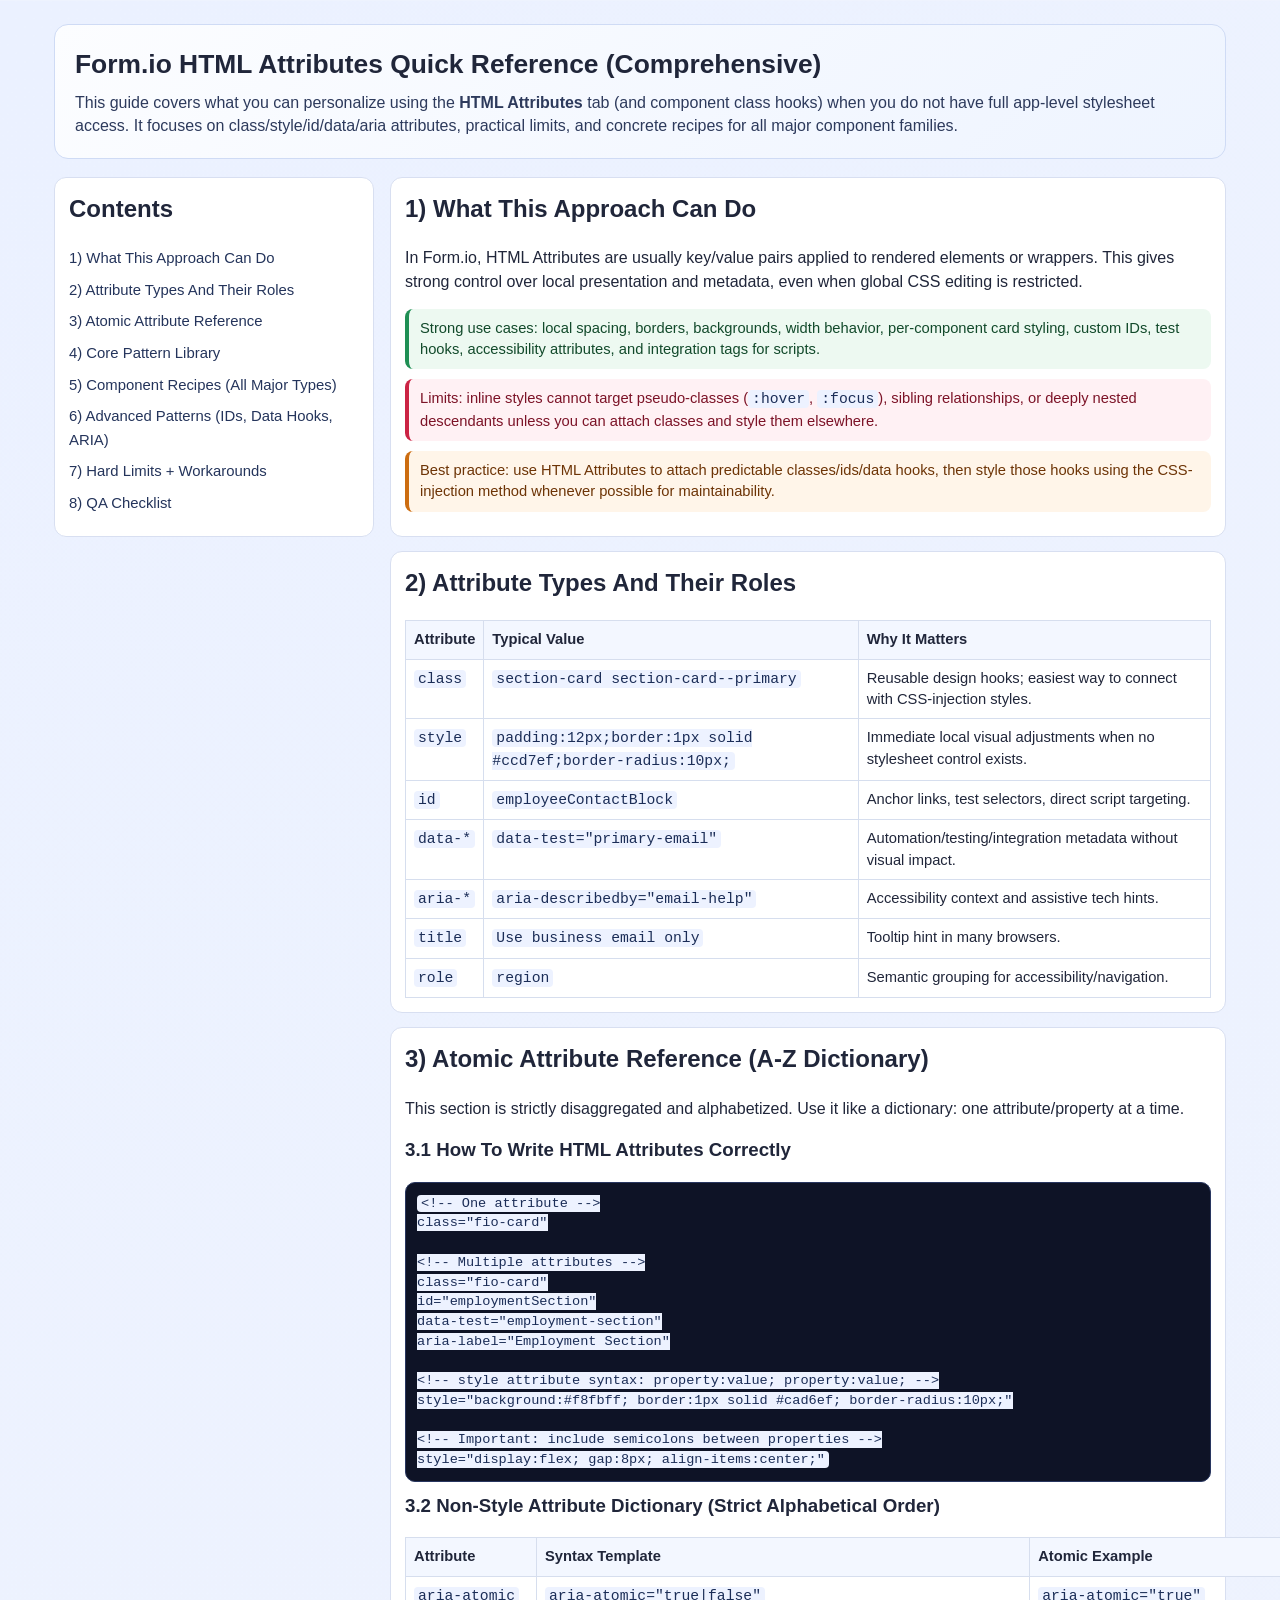
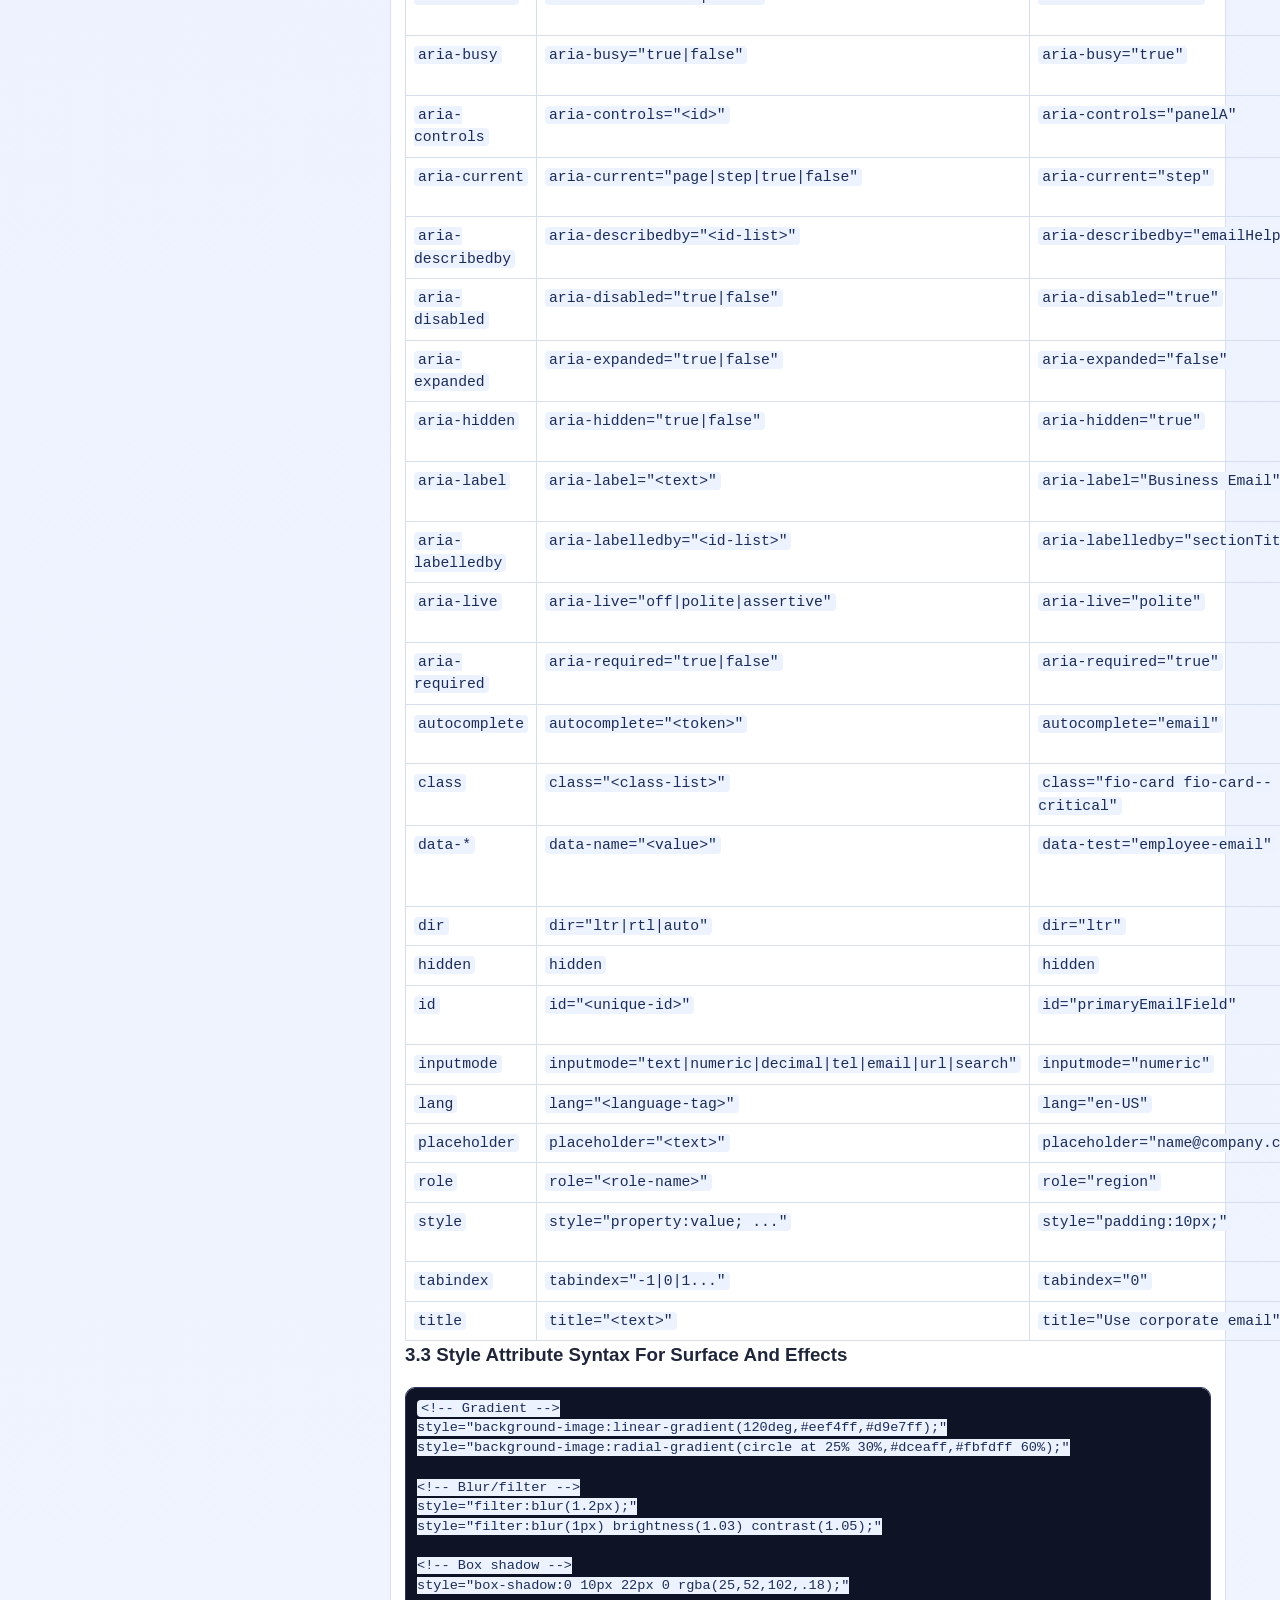
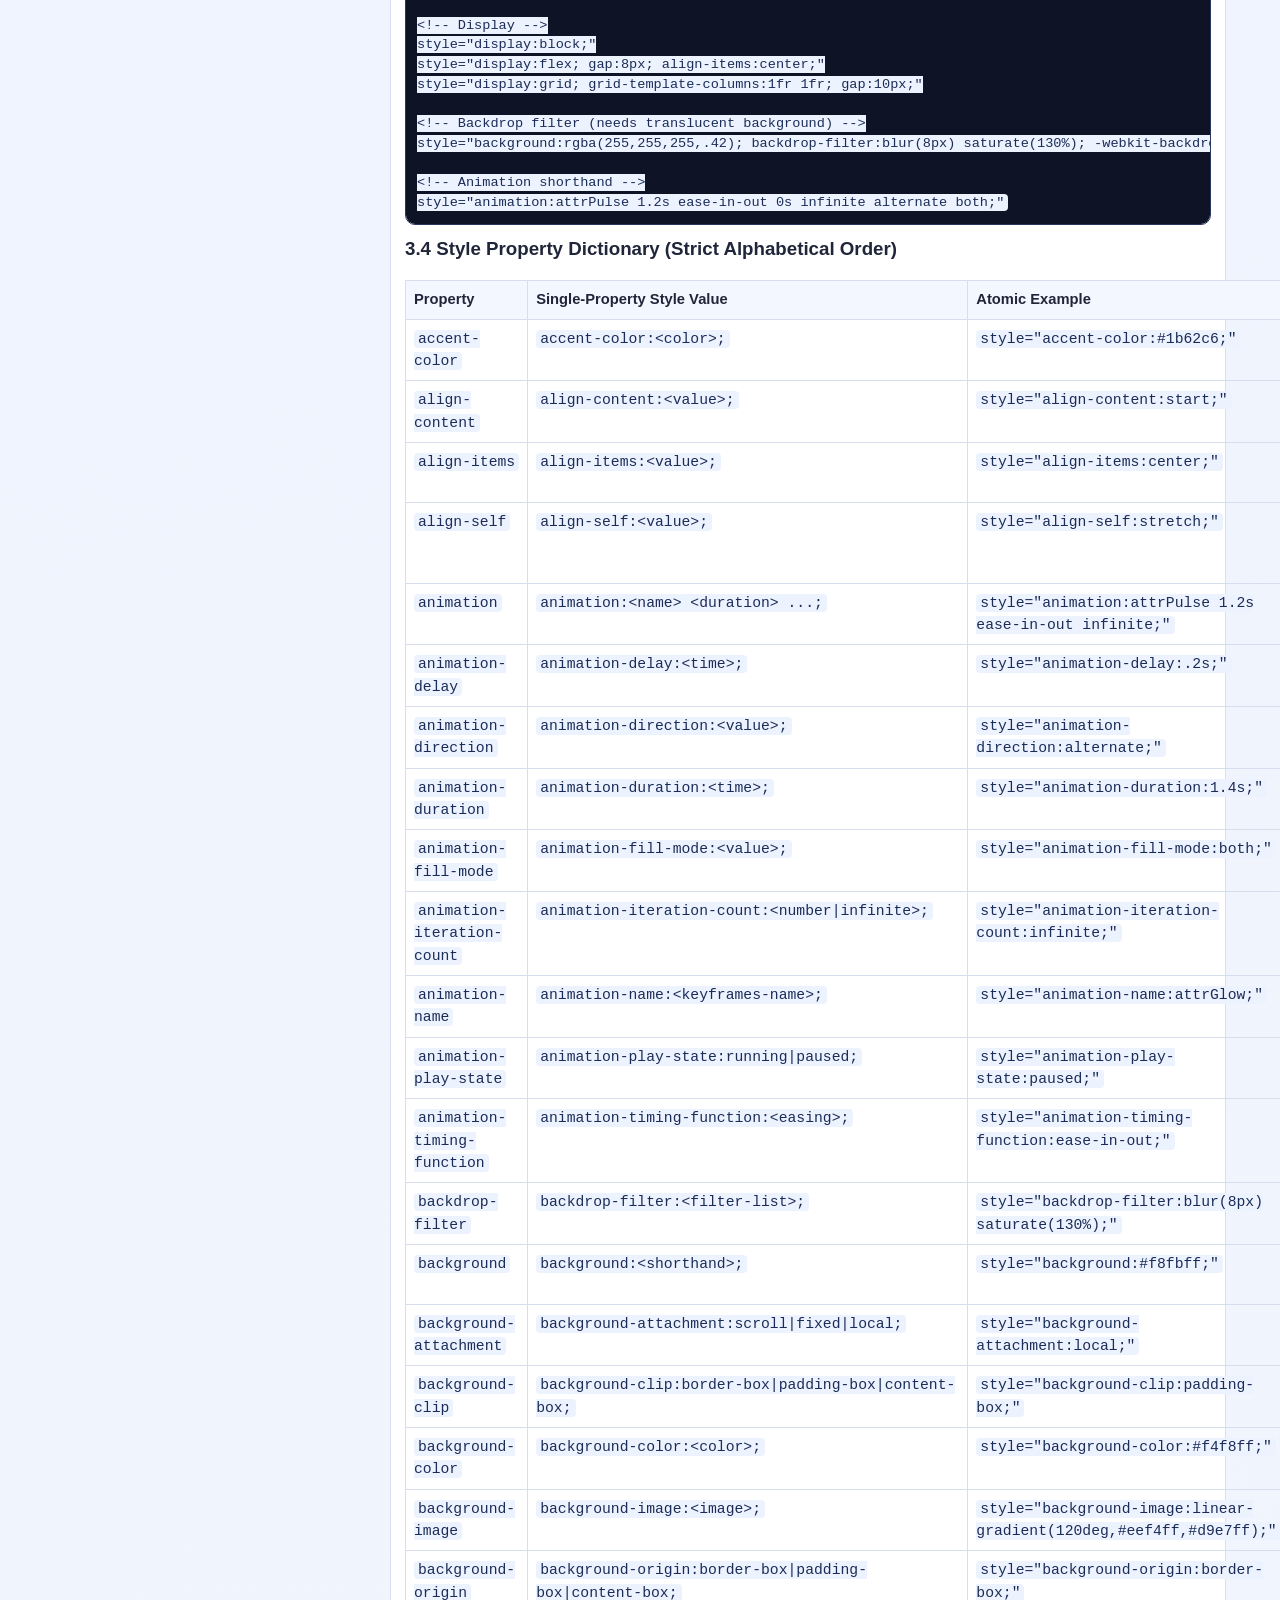
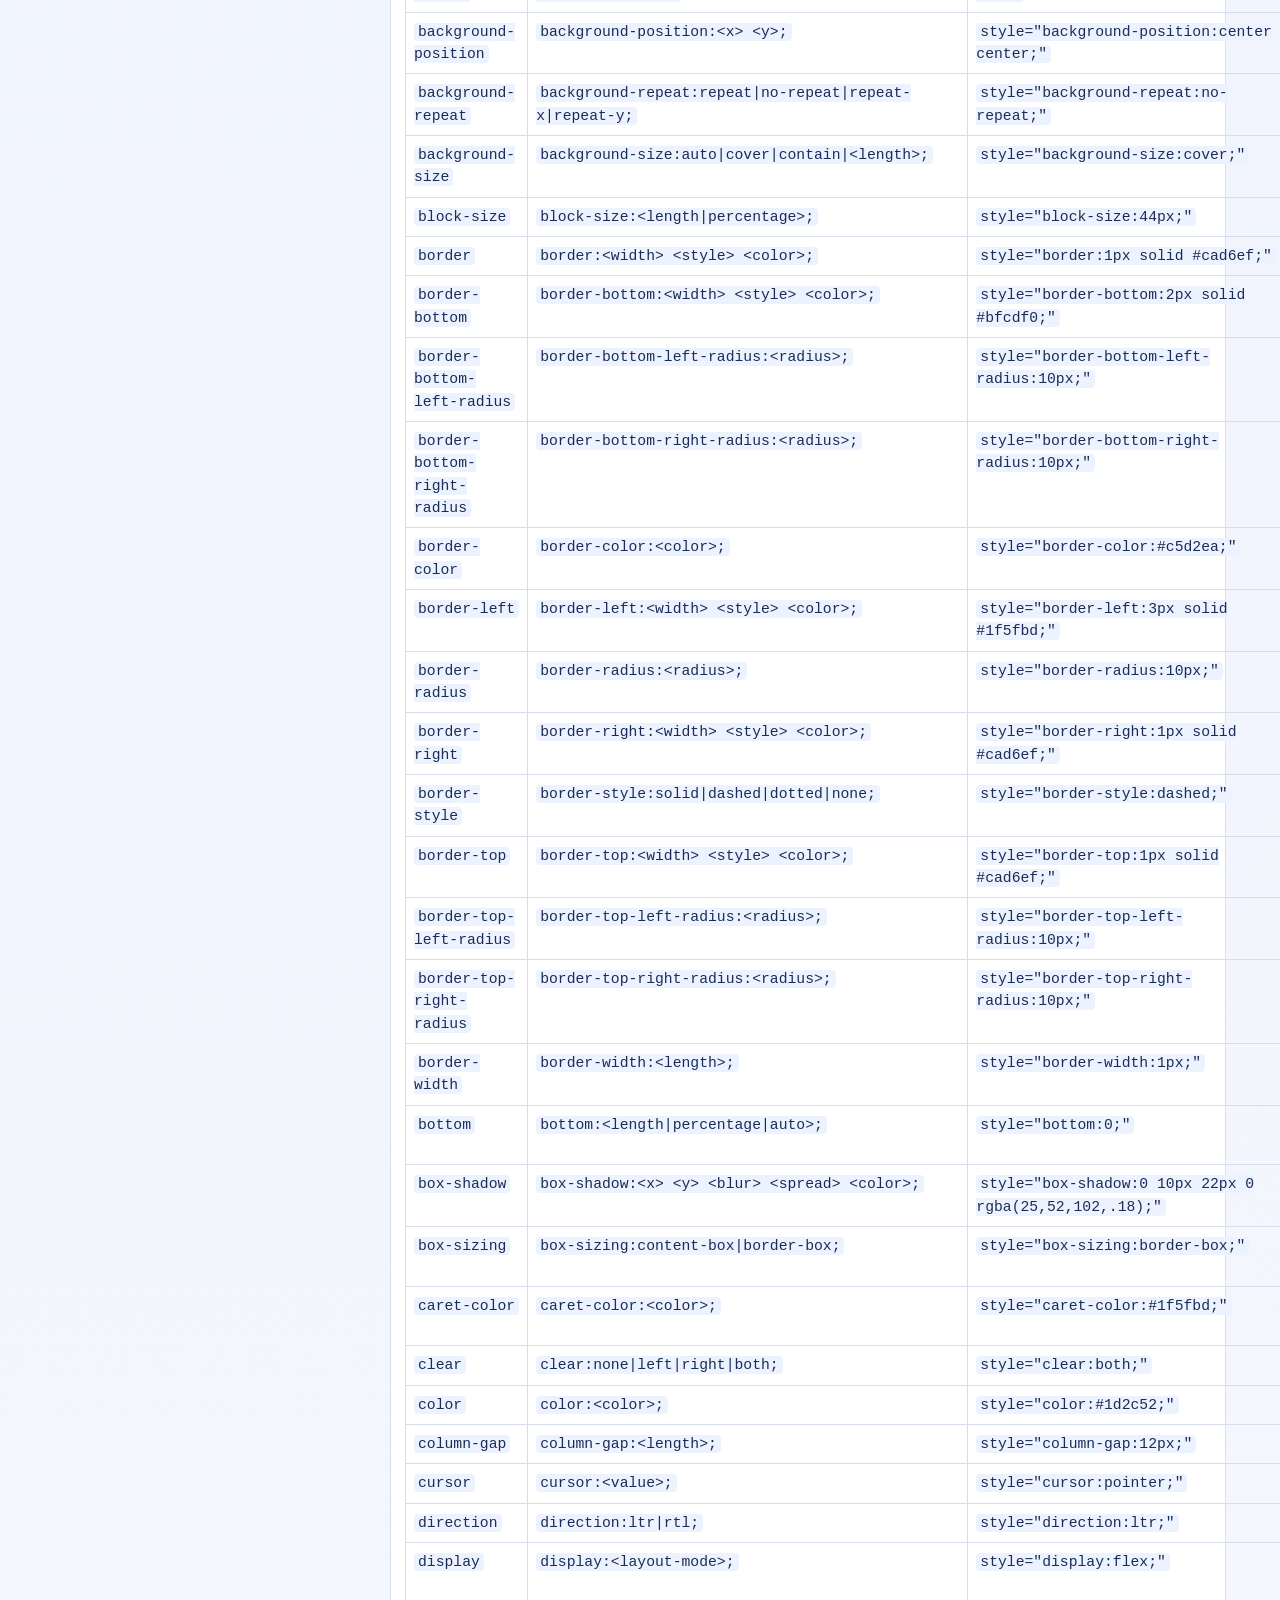
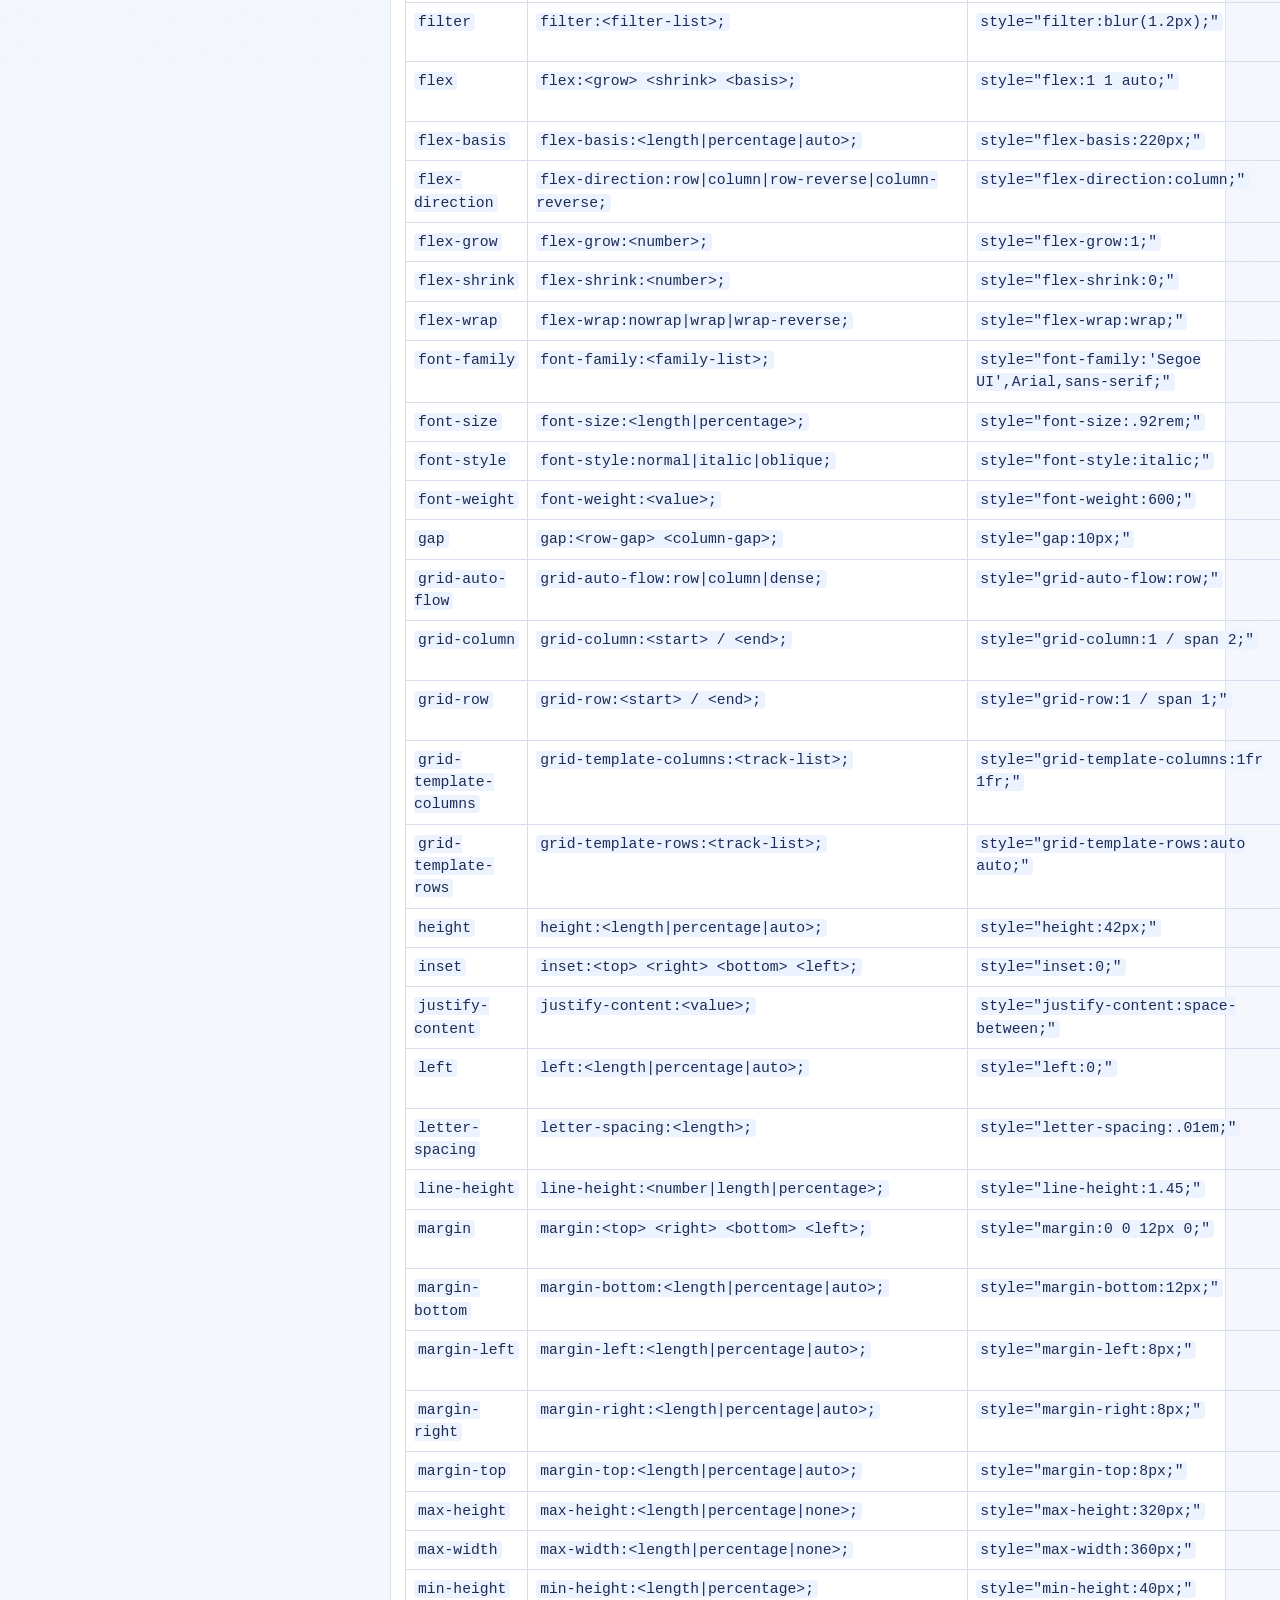
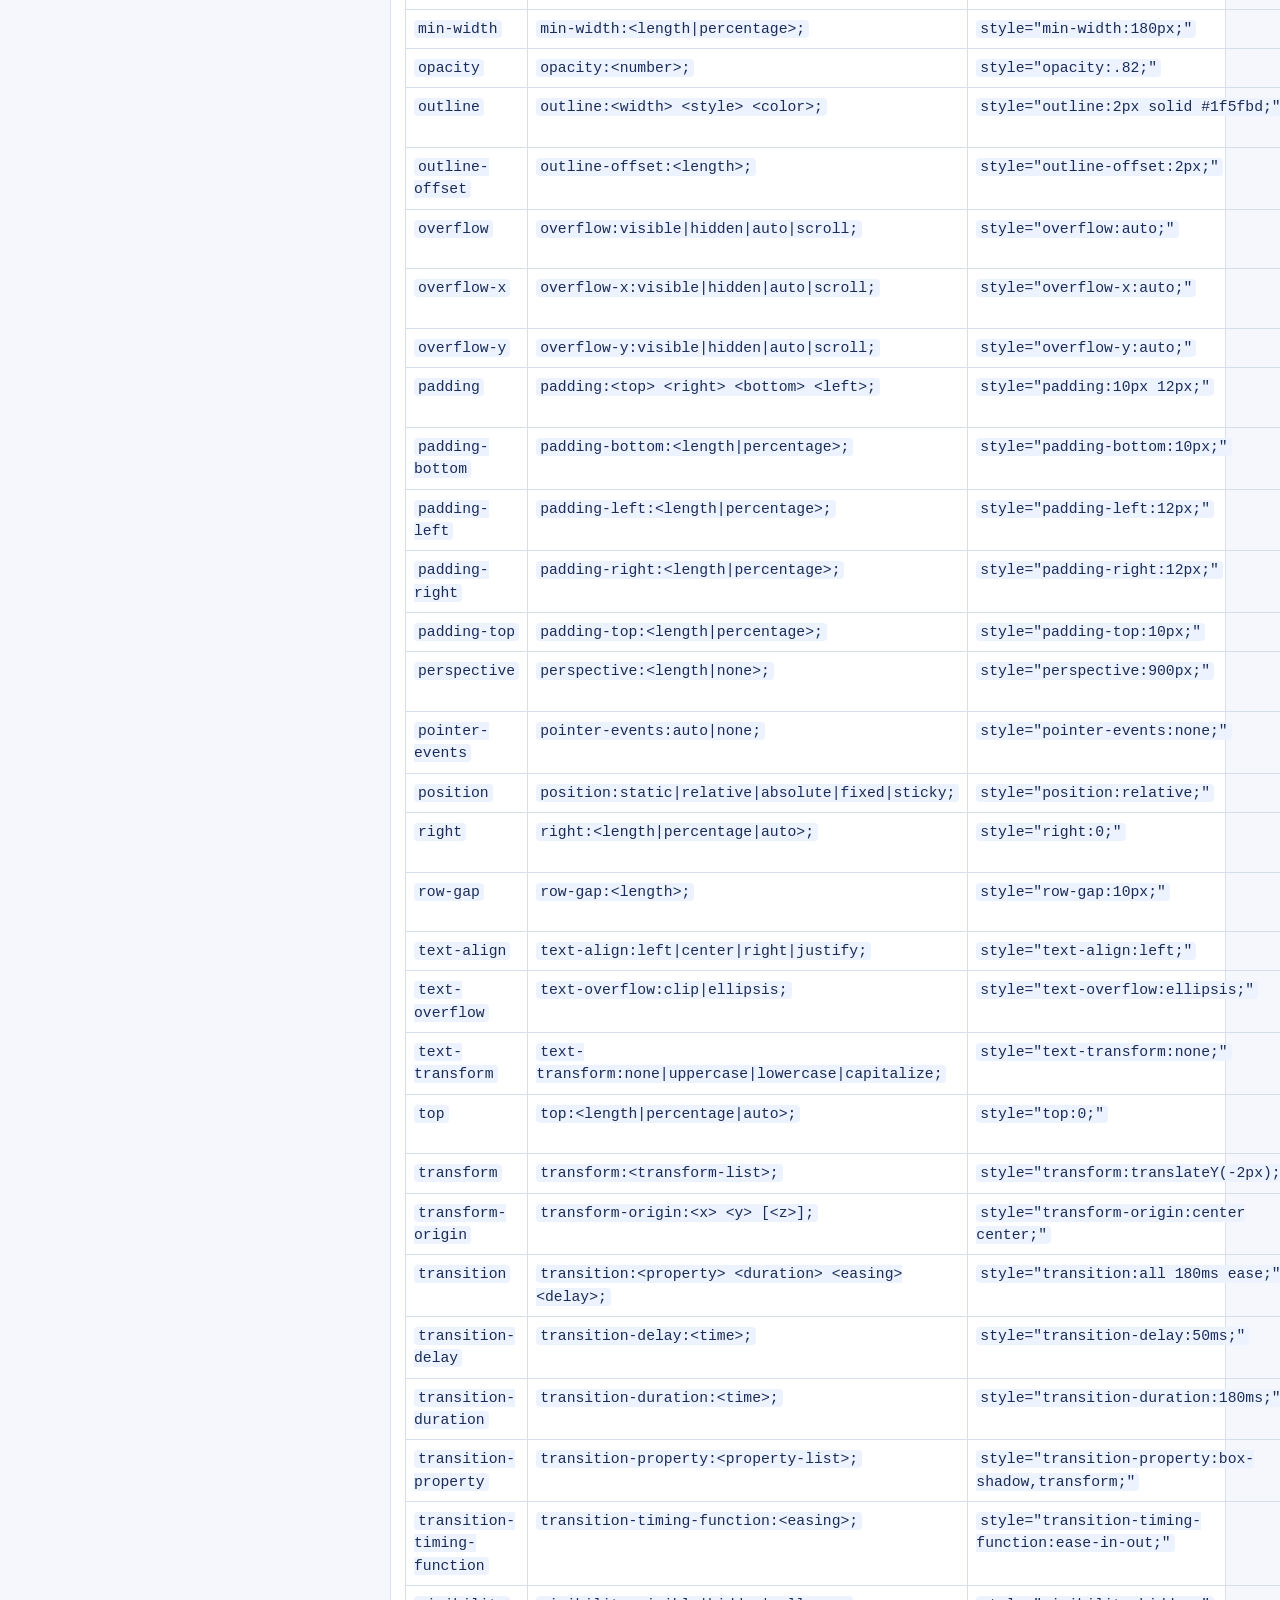
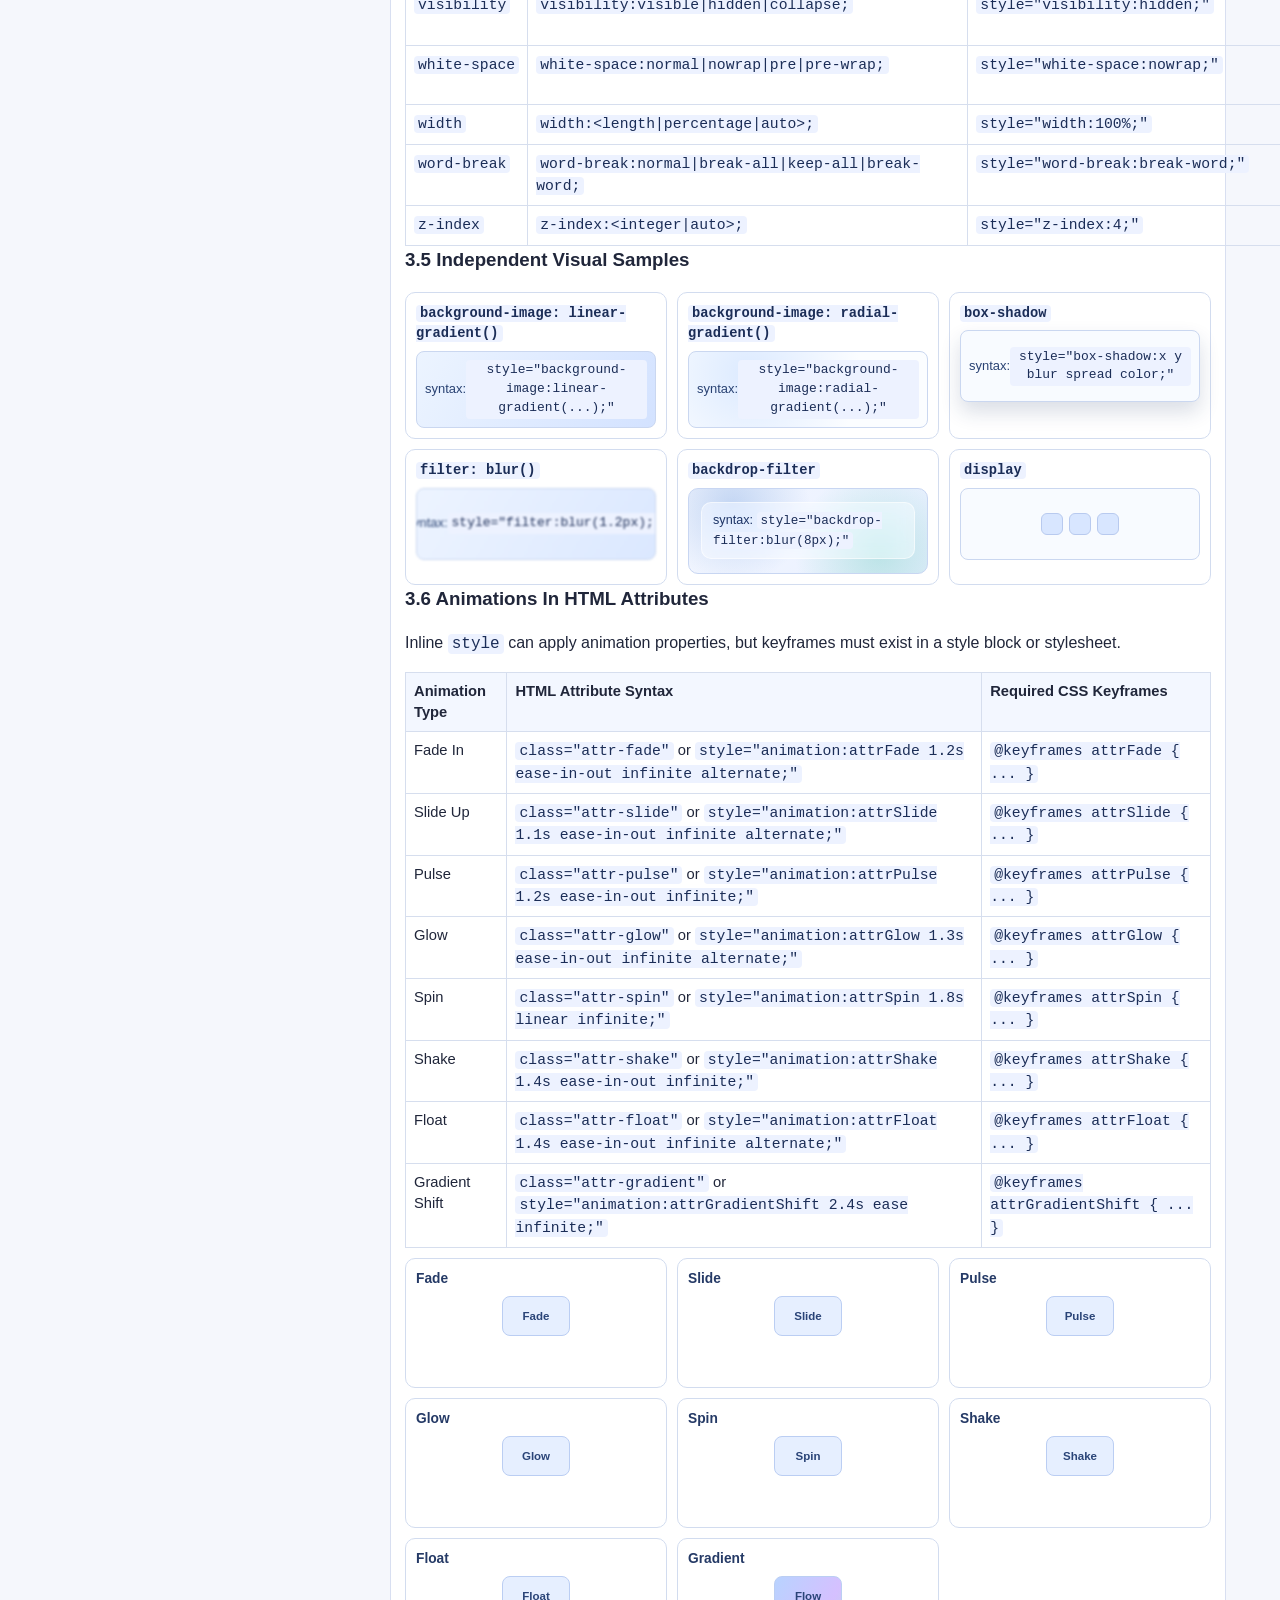
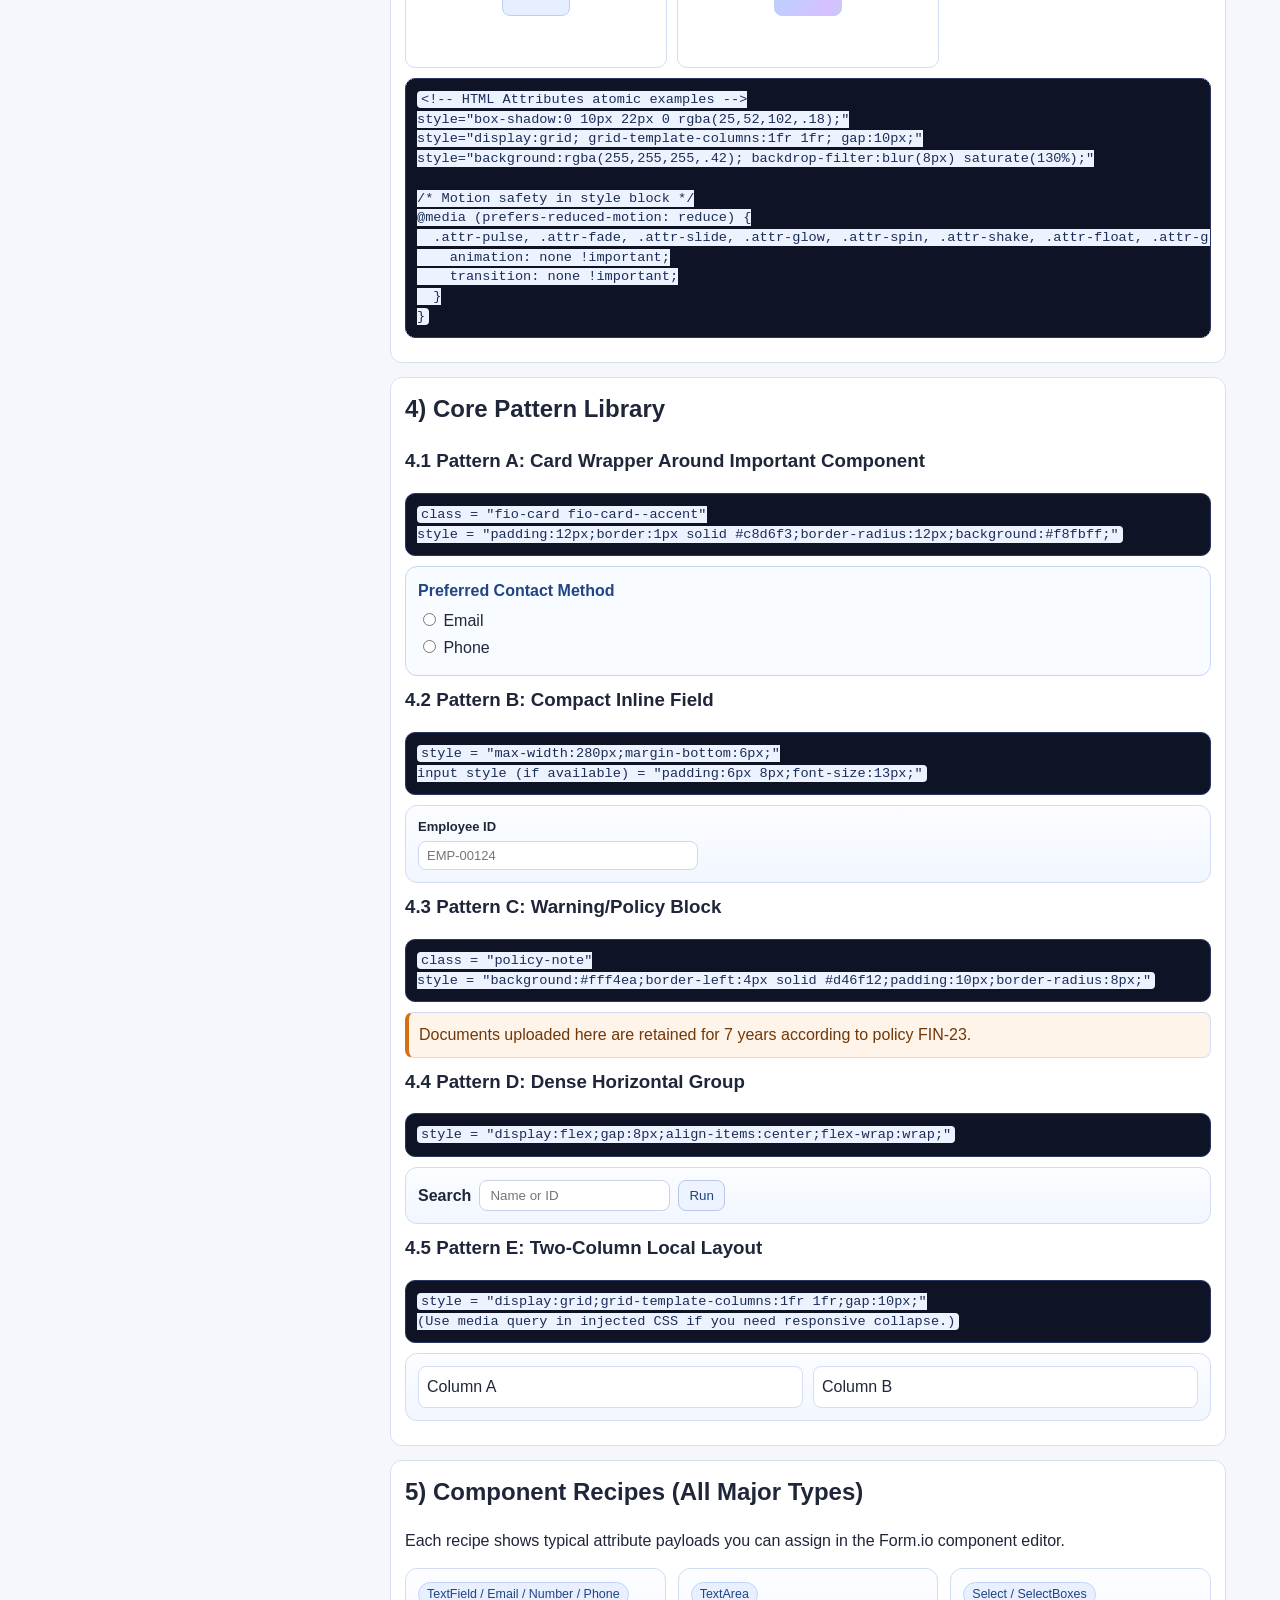
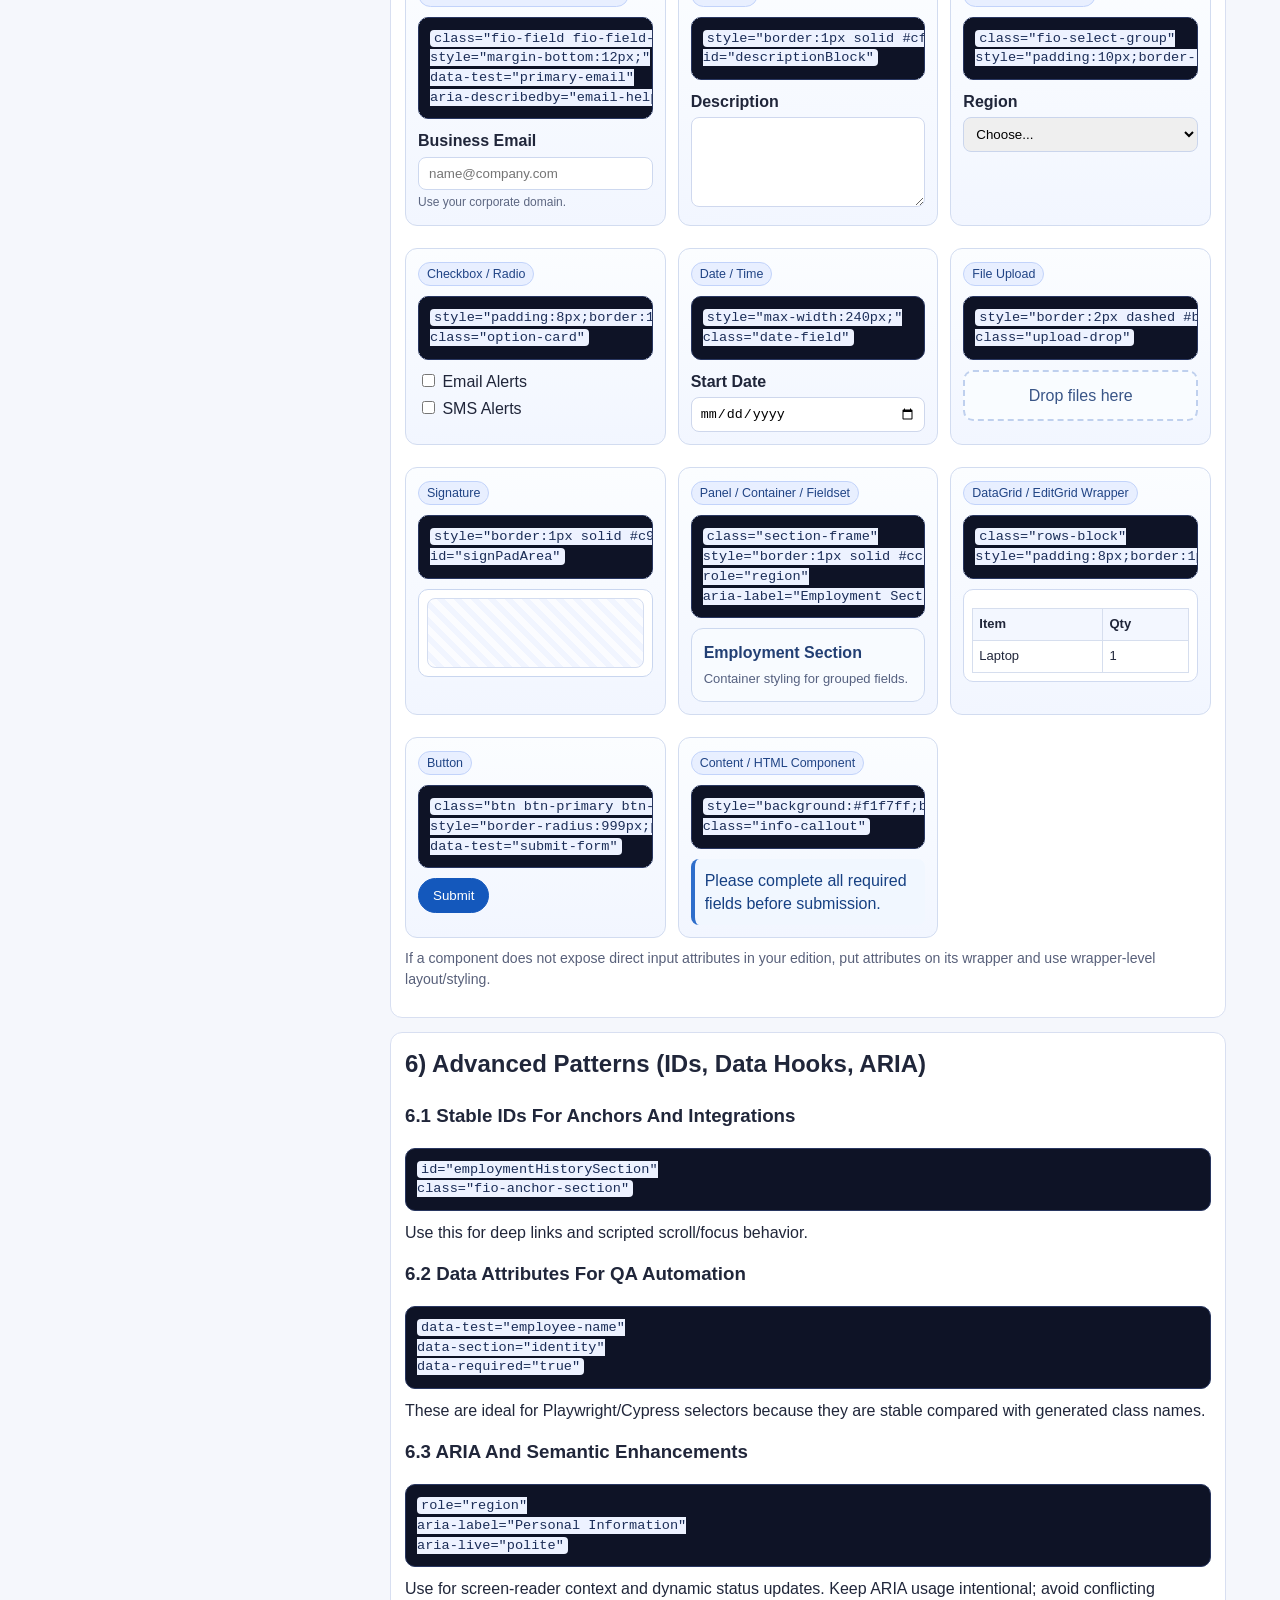
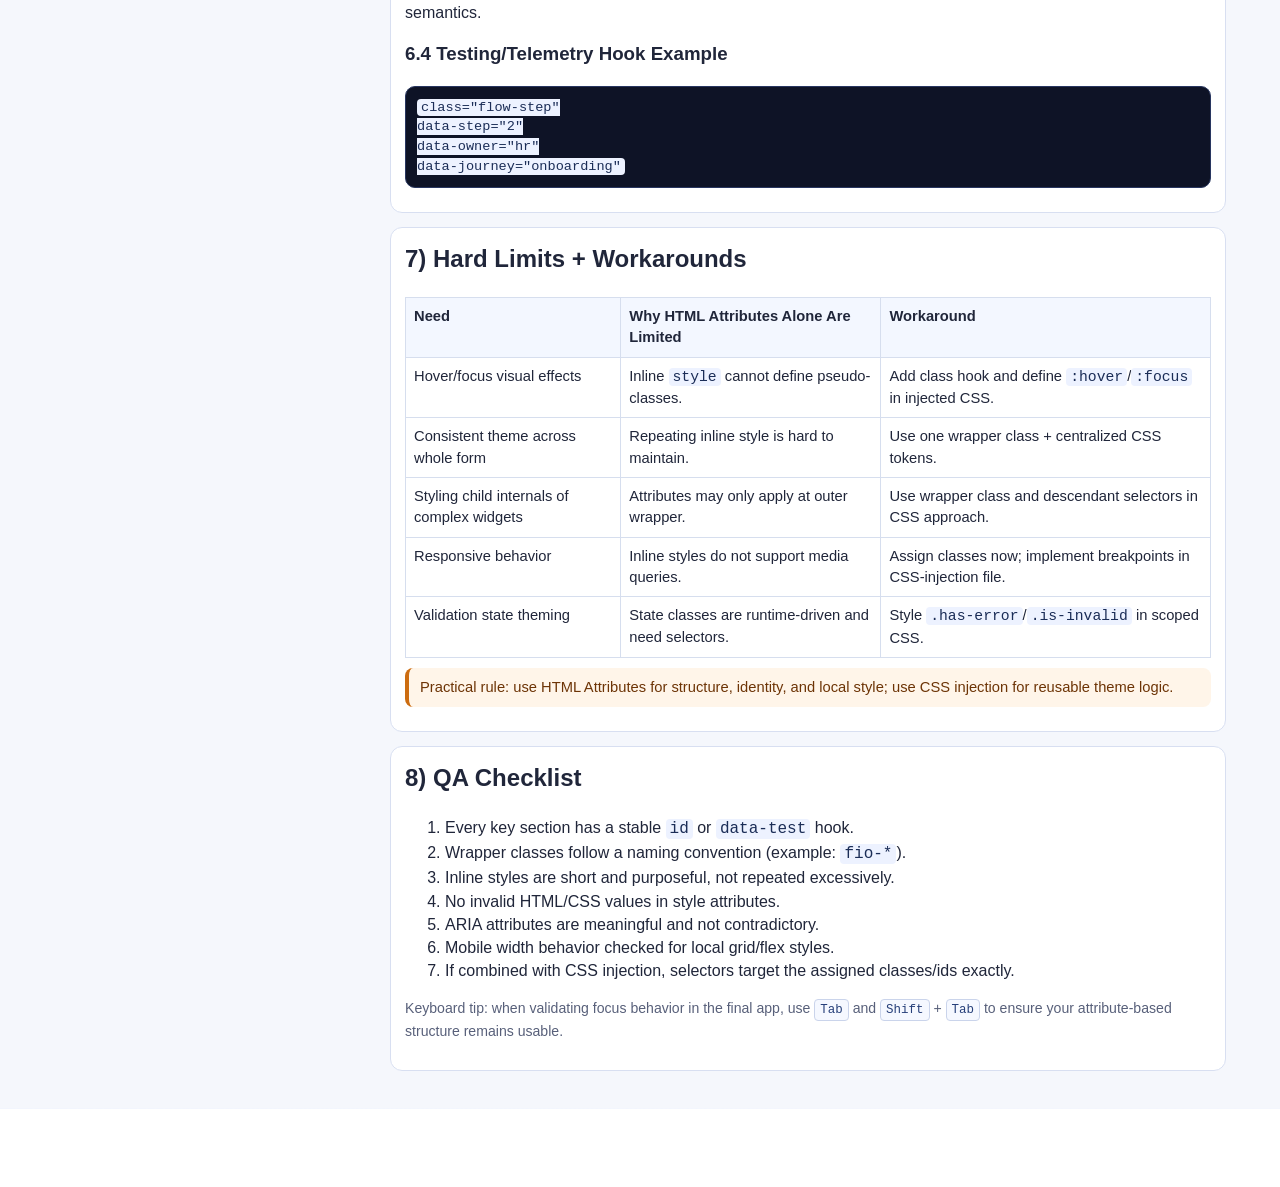
<file: formio-html-attributes-guide.html>
<!DOCTYPE html>
<html lang="en">
<head>
  <meta charset="UTF-8" />
  <meta name="viewport" content="width=device-width, initial-scale=1.0" />
  <title>Form.io HTML Attributes Quick Reference</title>
  <style>
    :root {
      --bg: #f5f7fc;
      --ink: #20263a;
      --muted: #58607a;
      --card: #ffffff;
      --line: #d8dff1;
      --code-bg: #0e1326;
      --code-ink: #ecf2ff;
      --accent: #1459c9;
    }

    * {
      box-sizing: border-box;
    }

    body {
      margin: 0;
      font-family: "Segoe UI", "Noto Sans", Arial, sans-serif;
      color: var(--ink);
      background: radial-gradient(circle at top left, #ebf1ff, #f5f7fc 50%);
      line-height: 1.45;
    }

    .page {
      max-width: 1220px;
      margin: 0 auto;
      padding: 24px;
    }

    .hero {
      background: linear-gradient(140deg, #fcfdff, #eef4ff);
      border: 1px solid #cfdbf5;
      border-radius: 14px;
      padding: 20px;
      margin-bottom: 18px;
    }

    .hero h1 {
      margin: 0 0 8px;
      font-size: 1.65rem;
    }

    .hero p {
      margin: 0;
      color: #2d3a5c;
    }

    .layout {
      display: grid;
      grid-template-columns: 320px minmax(0, 1fr);
      gap: 16px;
      align-items: start;
    }

    .card {
      background: var(--card);
      border: 1px solid var(--line);
      border-radius: 12px;
      padding: 14px;
      margin-bottom: 14px;
    }

    .toc {
      position: sticky;
      top: 12px;
      max-height: calc(100vh - 24px);
      overflow: auto;
    }

    .toc h2,
    h2,
    h3 {
      margin-top: 0;
    }

    .toc ul {
      list-style: none;
      padding: 0;
      margin: 0;
    }

    .toc li {
      margin: 8px 0;
    }

    .toc a {
      color: #24345b;
      text-decoration: none;
      font-size: 0.93rem;
    }

    .toc a:hover {
      text-decoration: underline;
    }

    p {
      margin-top: 0;
    }

    pre {
      margin: 10px 0;
      padding: 11px;
      border-radius: 10px;
      overflow: auto;
      background: var(--code-bg);
      color: var(--code-ink);
      border: 1px solid #283660;
      font-size: 0.85rem;
    }

    code {
      background: #edf2ff;
      border-radius: 4px;
      padding: 1px 4px;
      color: #1b2d57;
      font-family: Menlo, Consolas, "Liberation Mono", monospace;
    }

    table {
      width: 100%;
      border-collapse: collapse;
      margin-top: 10px;
      font-size: 0.92rem;
    }

    th,
    td {
      border: 1px solid #d6deee;
      text-align: left;
      vertical-align: top;
      padding: 8px;
    }

    th {
      background: #f3f7ff;
      font-weight: 700;
    }

    .ok,
    .warn,
    .limit {
      border-left: 4px solid;
      border-radius: 8px;
      padding: 9px 11px;
      margin: 10px 0;
      font-size: 0.92rem;
    }

    .ok {
      border-color: #1f8f54;
      background: #edf9f1;
      color: #124a2b;
    }

    .warn {
      border-color: #cc6c10;
      background: #fff5e9;
      color: #6d3406;
    }

    .limit {
      border-color: #cb2344;
      background: #fff1f4;
      color: #7c1327;
    }

    .demo {
      border: 1px solid #d2dcf0;
      background: linear-gradient(180deg, #fbfdff, #f2f6ff);
      border-radius: 12px;
      padding: 12px;
      margin-bottom: 10px;
    }

    .demo-grid {
      display: grid;
      grid-template-columns: repeat(auto-fit, minmax(250px, 1fr));
      gap: 12px;
    }

    .badge {
      display: inline-block;
      padding: 2px 8px;
      border-radius: 999px;
      background: #e8efff;
      color: #204485;
      border: 1px solid #c2d3fa;
      font-size: 0.78rem;
      margin-right: 5px;
    }

    .kbd {
      display: inline-block;
      border: 1px solid #cad4eb;
      background: #f5f8ff;
      border-radius: 4px;
      padding: 1px 5px;
      font-family: Menlo, Consolas, "Liberation Mono", monospace;
      font-size: 0.78rem;
      color: #27407a;
    }

    .section-footer {
      color: var(--muted);
      font-size: 0.88rem;
    }

    a {
      color: var(--accent);
    }

    .atomic-attr-grid {
      display: grid;
      grid-template-columns: repeat(auto-fit, minmax(220px, 1fr));
      gap: 10px;
      margin-top: 10px;
    }

    .atomic-attr-card {
      border: 1px solid #d2dcef;
      border-radius: 10px;
      background: #fff;
      padding: 10px;
      min-height: 130px;
    }

    .atomic-attr-card h4 {
      margin: 0 0 7px;
      font-size: 0.86rem;
      color: #253a66;
    }

    .atomic-attr-preview {
      border: 1px solid #cad7f0;
      border-radius: 8px;
      background: #f8fbff;
      min-height: 72px;
      padding: 8px;
      display: flex;
      align-items: center;
      justify-content: center;
      text-align: center;
      font-size: 0.81rem;
      color: #294273;
      overflow: hidden;
    }

    .attr-glass-backdrop {
      min-height: 86px;
      border: 1px solid #c8d6f2;
      border-radius: 10px;
      padding: 12px;
      background:
        radial-gradient(circle at 18% 20%, rgba(31, 102, 201, 0.22), transparent 38%),
        radial-gradient(circle at 80% 76%, rgba(21, 179, 142, 0.22), transparent 42%),
        linear-gradient(120deg, #f4f7ff, #e7efff);
      display: flex;
      align-items: center;
      justify-content: center;
    }

    .attr-glass-panel {
      border: 1px solid rgba(255, 255, 255, 0.56);
      border-radius: 10px;
      padding: 8px 11px;
      background: rgba(255, 255, 255, 0.45);
      backdrop-filter: blur(8px) saturate(130%);
      -webkit-backdrop-filter: blur(8px) saturate(130%);
      font-size: 0.79rem;
      color: #1d3466;
    }

    .attr-anim-box {
      border-radius: 8px;
      border: 1px solid #bbcef3;
      background: #e6efff;
      width: 68px;
      height: 40px;
      margin: 6px auto 0;
      display: flex;
      align-items: center;
      justify-content: center;
      color: #2a4478;
      font-size: 0.72rem;
      font-weight: 600;
    }

    .attr-fade { animation: attrFade 1.2s ease-in-out infinite alternate; }
    .attr-slide { animation: attrSlide 1.1s ease-in-out infinite alternate; }
    .attr-pulse { animation: attrPulse 1.2s ease-in-out infinite; }
    .attr-glow { animation: attrGlow 1.3s ease-in-out infinite alternate; }
    .attr-spin { animation: attrSpin 1.8s linear infinite; }
    .attr-shake { animation: attrShake 1.4s ease-in-out infinite; }
    .attr-float { animation: attrFloat 1.4s ease-in-out infinite alternate; }
    .attr-gradient {
      animation: attrGradientShift 2.4s ease infinite;
      background: linear-gradient(120deg, #b8d3ff, #d5c0ff, #a9ead6, #b8d3ff);
      background-size: 240% 240%;
    }

    @keyframes attrFade {
      from { opacity: 0.35; }
      to { opacity: 1; }
    }

    @keyframes attrSlide {
      from { transform: translateY(7px); opacity: 0.58; }
      to { transform: translateY(-2px); opacity: 1; }
    }

    @keyframes attrPulse {
      0%, 100% { transform: scale(1); }
      50% { transform: scale(1.08); }
    }

    @keyframes attrGlow {
      from { box-shadow: 0 0 0 rgba(29, 92, 191, 0); }
      to { box-shadow: 0 0 16px rgba(29, 92, 191, 0.54); }
    }

    @keyframes attrSpin {
      from { transform: rotate(0deg); }
      to { transform: rotate(360deg); }
    }

    @keyframes attrShake {
      0%, 100% { transform: translateX(0); }
      20% { transform: translateX(-2px); }
      40% { transform: translateX(2px); }
      60% { transform: translateX(-2px); }
      80% { transform: translateX(2px); }
    }

    @keyframes attrFloat {
      from { transform: translateY(0); }
      to { transform: translateY(-5px); }
    }

    @keyframes attrGradientShift {
      0% { background-position: 0% 50%; }
      50% { background-position: 100% 50%; }
      100% { background-position: 0% 50%; }
    }

    @media (max-width: 980px) {
      .layout {
        grid-template-columns: 1fr;
      }

      .toc {
        position: static;
        max-height: none;
      }
    }
  </style>
</head>
<body>
  <div class="page">
    <section class="hero">
      <h1>Form.io HTML Attributes Quick Reference (Comprehensive)</h1>
      <p>
        This guide covers what you can personalize using the <strong>HTML Attributes</strong> tab (and component class hooks)
        when you do not have full app-level stylesheet access. It focuses on class/style/id/data/aria attributes, practical limits,
        and concrete recipes for all major component families.
      </p>
    </section>

    <div class="layout">
      <aside class="card toc">
        <h2>Contents</h2>
        <ul>
          <li><a href="#what">1) What This Approach Can Do</a></li>
          <li><a href="#attribute-types">2) Attribute Types And Their Roles</a></li>
          <li><a href="#atomic-attributes">3) Atomic Attribute Reference</a></li>
          <li><a href="#patterns">4) Core Pattern Library</a></li>
          <li><a href="#component-recipes">5) Component Recipes (All Major Types)</a></li>
          <li><a href="#advanced">6) Advanced Patterns (IDs, Data Hooks, ARIA)</a></li>
          <li><a href="#limits">7) Hard Limits + Workarounds</a></li>
          <li><a href="#qa">8) QA Checklist</a></li>
        </ul>
      </aside>

      <main>
        <section id="what" class="card">
          <h2>1) What This Approach Can Do</h2>
          <p>
            In Form.io, HTML Attributes are usually key/value pairs applied to rendered elements or wrappers. This gives strong control
            over local presentation and metadata, even when global CSS editing is restricted.
          </p>

          <div class="ok">
            Strong use cases: local spacing, borders, backgrounds, width behavior, per-component card styling, custom IDs, test hooks,
            accessibility attributes, and integration tags for scripts.
          </div>

          <div class="limit">
            Limits: inline styles cannot target pseudo-classes (<code>:hover</code>, <code>:focus</code>), sibling relationships,
            or deeply nested descendants unless you can attach classes and style them elsewhere.
          </div>

          <div class="warn">
            Best practice: use HTML Attributes to attach predictable classes/ids/data hooks, then style those hooks using the CSS-injection method
            whenever possible for maintainability.
          </div>
        </section>

        <section id="attribute-types" class="card">
          <h2>2) Attribute Types And Their Roles</h2>
          <table>
            <thead>
              <tr>
                <th>Attribute</th>
                <th>Typical Value</th>
                <th>Why It Matters</th>
              </tr>
            </thead>
            <tbody>
              <tr>
                <td><code>class</code></td>
                <td><code>section-card section-card--primary</code></td>
                <td>Reusable design hooks; easiest way to connect with CSS-injection styles.</td>
              </tr>
              <tr>
                <td><code>style</code></td>
                <td><code>padding:12px;border:1px solid #ccd7ef;border-radius:10px;</code></td>
                <td>Immediate local visual adjustments when no stylesheet control exists.</td>
              </tr>
              <tr>
                <td><code>id</code></td>
                <td><code>employeeContactBlock</code></td>
                <td>Anchor links, test selectors, direct script targeting.</td>
              </tr>
              <tr>
                <td><code>data-*</code></td>
                <td><code>data-test="primary-email"</code></td>
                <td>Automation/testing/integration metadata without visual impact.</td>
              </tr>
              <tr>
                <td><code>aria-*</code></td>
                <td><code>aria-describedby="email-help"</code></td>
                <td>Accessibility context and assistive tech hints.</td>
              </tr>
              <tr>
                <td><code>title</code></td>
                <td><code>Use business email only</code></td>
                <td>Tooltip hint in many browsers.</td>
              </tr>
              <tr>
                <td><code>role</code></td>
                <td><code>region</code></td>
                <td>Semantic grouping for accessibility/navigation.</td>
              </tr>
            </tbody>
          </table>
        </section>

        <section id="atomic-attributes" class="card">
          <h2>3) Atomic Attribute Reference (A-Z Dictionary)</h2>
          <p>
            This section is strictly disaggregated and alphabetized. Use it like a dictionary: one attribute/property at a time.
          </p>

          <h3>3.1 How To Write HTML Attributes Correctly</h3>
          <pre><code>&lt;!-- One attribute --&gt;
class="fio-card"

&lt;!-- Multiple attributes --&gt;
class="fio-card"
id="employmentSection"
data-test="employment-section"
aria-label="Employment Section"

&lt;!-- style attribute syntax: property:value; property:value; --&gt;
style="background:#f8fbff; border:1px solid #cad6ef; border-radius:10px;"

&lt;!-- Important: include semicolons between properties --&gt;
style="display:flex; gap:8px; align-items:center;"</code></pre>

          <h3>3.2 Non-Style Attribute Dictionary (Strict Alphabetical Order)</h3>
          <table>
            <thead>
              <tr>
                <th>Attribute</th>
                <th>Syntax Template</th>
                <th>Atomic Example</th>
                <th>What It Controls</th>
              </tr>
            </thead>
            <tbody>
              <tr><td><code>aria-atomic</code></td><td><code>aria-atomic="true|false"</code></td><td><code>aria-atomic="true"</code></td><td>Whether live region announces full region</td></tr>
              <tr><td><code>aria-busy</code></td><td><code>aria-busy="true|false"</code></td><td><code>aria-busy="true"</code></td><td>Loading/processing state hint</td></tr>
              <tr><td><code>aria-controls</code></td><td><code>aria-controls="&lt;id&gt;"</code></td><td><code>aria-controls="panelA"</code></td><td>Indicates controlled element</td></tr>
              <tr><td><code>aria-current</code></td><td><code>aria-current="page|step|true|false"</code></td><td><code>aria-current="step"</code></td><td>Current item in set/navigation</td></tr>
              <tr><td><code>aria-describedby</code></td><td><code>aria-describedby="&lt;id-list&gt;"</code></td><td><code>aria-describedby="emailHelp"</code></td><td>Associates helper text</td></tr>
              <tr><td><code>aria-disabled</code></td><td><code>aria-disabled="true|false"</code></td><td><code>aria-disabled="true"</code></td><td>Disabled state for assistive tech</td></tr>
              <tr><td><code>aria-expanded</code></td><td><code>aria-expanded="true|false"</code></td><td><code>aria-expanded="false"</code></td><td>Expandable/collapsible state</td></tr>
              <tr><td><code>aria-hidden</code></td><td><code>aria-hidden="true|false"</code></td><td><code>aria-hidden="true"</code></td><td>Hide from assistive tech</td></tr>
              <tr><td><code>aria-label</code></td><td><code>aria-label="&lt;text&gt;"</code></td><td><code>aria-label="Business Email"</code></td><td>Explicit accessible name</td></tr>
              <tr><td><code>aria-labelledby</code></td><td><code>aria-labelledby="&lt;id-list&gt;"</code></td><td><code>aria-labelledby="sectionTitle"</code></td><td>Uses another element as label</td></tr>
              <tr><td><code>aria-live</code></td><td><code>aria-live="off|polite|assertive"</code></td><td><code>aria-live="polite"</code></td><td>Live update announcement level</td></tr>
              <tr><td><code>aria-required</code></td><td><code>aria-required="true|false"</code></td><td><code>aria-required="true"</code></td><td>Required semantics hint</td></tr>
              <tr><td><code>autocomplete</code></td><td><code>autocomplete="&lt;token&gt;"</code></td><td><code>autocomplete="email"</code></td><td>Browser autofill behavior</td></tr>
              <tr><td><code>class</code></td><td><code>class="&lt;class-list&gt;"</code></td><td><code>class="fio-card fio-card--critical"</code></td><td>Reusable selector hooks</td></tr>
              <tr><td><code>data-*</code></td><td><code>data-name="&lt;value&gt;"</code></td><td><code>data-test="employee-email"</code></td><td>Custom metadata/testing hooks</td></tr>
              <tr><td><code>dir</code></td><td><code>dir="ltr|rtl|auto"</code></td><td><code>dir="ltr"</code></td><td>Text direction</td></tr>
              <tr><td><code>hidden</code></td><td><code>hidden</code></td><td><code>hidden</code></td><td>Native hidden state</td></tr>
              <tr><td><code>id</code></td><td><code>id="&lt;unique-id&gt;"</code></td><td><code>id="primaryEmailField"</code></td><td>Unique anchor/script target</td></tr>
              <tr><td><code>inputmode</code></td><td><code>inputmode="text|numeric|decimal|tel|email|url|search"</code></td><td><code>inputmode="numeric"</code></td><td>Mobile keyboard hint</td></tr>
              <tr><td><code>lang</code></td><td><code>lang="&lt;language-tag&gt;"</code></td><td><code>lang="en-US"</code></td><td>Language context</td></tr>
              <tr><td><code>placeholder</code></td><td><code>placeholder="&lt;text&gt;"</code></td><td><code>placeholder="name@company.com"</code></td><td>Input hint text</td></tr>
              <tr><td><code>role</code></td><td><code>role="&lt;role-name&gt;"</code></td><td><code>role="region"</code></td><td>Semantic role hint</td></tr>
              <tr><td><code>style</code></td><td><code>style="property:value; ..."</code></td><td><code>style="padding:10px;"</code></td><td>Inline CSS declaration block</td></tr>
              <tr><td><code>tabindex</code></td><td><code>tabindex="-1|0|1..."</code></td><td><code>tabindex="0"</code></td><td>Keyboard tab order</td></tr>
              <tr><td><code>title</code></td><td><code>title="&lt;text&gt;"</code></td><td><code>title="Use corporate email"</code></td><td>Native tooltip text</td></tr>
            </tbody>
          </table>

          <h3>3.3 Style Attribute Syntax For Surface And Effects</h3>
          <pre><code>&lt;!-- Gradient --&gt;
style="background-image:linear-gradient(120deg,#eef4ff,#d9e7ff);"
style="background-image:radial-gradient(circle at 25% 30%,#dceaff,#fbfdff 60%);"

&lt;!-- Blur/filter --&gt;
style="filter:blur(1.2px);"
style="filter:blur(1px) brightness(1.03) contrast(1.05);"

&lt;!-- Box shadow --&gt;
style="box-shadow:0 10px 22px 0 rgba(25,52,102,.18);"

&lt;!-- Display --&gt;
style="display:block;"
style="display:flex; gap:8px; align-items:center;"
style="display:grid; grid-template-columns:1fr 1fr; gap:10px;"

&lt;!-- Backdrop filter (needs translucent background) --&gt;
style="background:rgba(255,255,255,.42); backdrop-filter:blur(8px) saturate(130%); -webkit-backdrop-filter:blur(8px) saturate(130%);"

&lt;!-- Animation shorthand --&gt;
style="animation:attrPulse 1.2s ease-in-out 0s infinite alternate both;"</code></pre>

          <h3>3.4 Style Property Dictionary (Strict Alphabetical Order)</h3>
          <table>
            <thead>
              <tr>
                <th>Property</th>
                <th>Single-Property Style Value</th>
                <th>Atomic Example</th>
                <th>What It Controls</th>
              </tr>
            </thead>
            <tbody>
              <tr><td><code>accent-color</code></td><td><code>accent-color:&lt;color&gt;;</code></td><td><code>style="accent-color:#1b62c6;"</code></td><td>Native input accent color</td></tr>
              <tr><td><code>align-content</code></td><td><code>align-content:&lt;value&gt;;</code></td><td><code>style="align-content:start;"</code></td><td>Multi-row flex/grid packing</td></tr>
              <tr><td><code>align-items</code></td><td><code>align-items:&lt;value&gt;;</code></td><td><code>style="align-items:center;"</code></td><td>Cross-axis alignment</td></tr>
              <tr><td><code>align-self</code></td><td><code>align-self:&lt;value&gt;;</code></td><td><code>style="align-self:stretch;"</code></td><td>Single-item alignment override</td></tr>
              <tr><td><code>animation</code></td><td><code>animation:&lt;name&gt; &lt;duration&gt; ...;</code></td><td><code>style="animation:attrPulse 1.2s ease-in-out infinite;"</code></td><td>Animation shorthand</td></tr>
              <tr><td><code>animation-delay</code></td><td><code>animation-delay:&lt;time&gt;;</code></td><td><code>style="animation-delay:.2s;"</code></td><td>Start delay</td></tr>
              <tr><td><code>animation-direction</code></td><td><code>animation-direction:&lt;value&gt;;</code></td><td><code>style="animation-direction:alternate;"</code></td><td>Playback direction</td></tr>
              <tr><td><code>animation-duration</code></td><td><code>animation-duration:&lt;time&gt;;</code></td><td><code>style="animation-duration:1.4s;"</code></td><td>Cycle length</td></tr>
              <tr><td><code>animation-fill-mode</code></td><td><code>animation-fill-mode:&lt;value&gt;;</code></td><td><code>style="animation-fill-mode:both;"</code></td><td>Before/after keyframe state</td></tr>
              <tr><td><code>animation-iteration-count</code></td><td><code>animation-iteration-count:&lt;number|infinite&gt;;</code></td><td><code>style="animation-iteration-count:infinite;"</code></td><td>Loop count</td></tr>
              <tr><td><code>animation-name</code></td><td><code>animation-name:&lt;keyframes-name&gt;;</code></td><td><code>style="animation-name:attrGlow;"</code></td><td>Selected keyframes</td></tr>
              <tr><td><code>animation-play-state</code></td><td><code>animation-play-state:running|paused;</code></td><td><code>style="animation-play-state:paused;"</code></td><td>Run/pause motion</td></tr>
              <tr><td><code>animation-timing-function</code></td><td><code>animation-timing-function:&lt;easing&gt;;</code></td><td><code>style="animation-timing-function:ease-in-out;"</code></td><td>Motion pacing</td></tr>
              <tr><td><code>backdrop-filter</code></td><td><code>backdrop-filter:&lt;filter-list&gt;;</code></td><td><code>style="backdrop-filter:blur(8px) saturate(130%);"</code></td><td>Glass blur on backdrop</td></tr>
              <tr><td><code>background</code></td><td><code>background:&lt;shorthand&gt;;</code></td><td><code>style="background:#f8fbff;"</code></td><td>Background shorthand</td></tr>
              <tr><td><code>background-attachment</code></td><td><code>background-attachment:scroll|fixed|local;</code></td><td><code>style="background-attachment:local;"</code></td><td>Background scroll behavior</td></tr>
              <tr><td><code>background-clip</code></td><td><code>background-clip:border-box|padding-box|content-box;</code></td><td><code>style="background-clip:padding-box;"</code></td><td>Background paint area</td></tr>
              <tr><td><code>background-color</code></td><td><code>background-color:&lt;color&gt;;</code></td><td><code>style="background-color:#f4f8ff;"</code></td><td>Solid fill color</td></tr>
              <tr><td><code>background-image</code></td><td><code>background-image:&lt;image&gt;;</code></td><td><code>style="background-image:linear-gradient(120deg,#eef4ff,#d9e7ff);"</code></td><td>Gradient/image layer</td></tr>
              <tr><td><code>background-origin</code></td><td><code>background-origin:border-box|padding-box|content-box;</code></td><td><code>style="background-origin:border-box;"</code></td><td>Background positioning area</td></tr>
              <tr><td><code>background-position</code></td><td><code>background-position:&lt;x&gt; &lt;y&gt;;</code></td><td><code>style="background-position:center center;"</code></td><td>Background anchor</td></tr>
              <tr><td><code>background-repeat</code></td><td><code>background-repeat:repeat|no-repeat|repeat-x|repeat-y;</code></td><td><code>style="background-repeat:no-repeat;"</code></td><td>Tiling behavior</td></tr>
              <tr><td><code>background-size</code></td><td><code>background-size:auto|cover|contain|&lt;length&gt;;</code></td><td><code>style="background-size:cover;"</code></td><td>Background scaling</td></tr>
              <tr><td><code>block-size</code></td><td><code>block-size:&lt;length|percentage&gt;;</code></td><td><code>style="block-size:44px;"</code></td><td>Logical height</td></tr>
              <tr><td><code>border</code></td><td><code>border:&lt;width&gt; &lt;style&gt; &lt;color&gt;;</code></td><td><code>style="border:1px solid #cad6ef;"</code></td><td>Border shorthand</td></tr>
              <tr><td><code>border-bottom</code></td><td><code>border-bottom:&lt;width&gt; &lt;style&gt; &lt;color&gt;;</code></td><td><code>style="border-bottom:2px solid #bfcdf0;"</code></td><td>Bottom edge border</td></tr>
              <tr><td><code>border-bottom-left-radius</code></td><td><code>border-bottom-left-radius:&lt;radius&gt;;</code></td><td><code>style="border-bottom-left-radius:10px;"</code></td><td>Bottom-left corner round</td></tr>
              <tr><td><code>border-bottom-right-radius</code></td><td><code>border-bottom-right-radius:&lt;radius&gt;;</code></td><td><code>style="border-bottom-right-radius:10px;"</code></td><td>Bottom-right corner round</td></tr>
              <tr><td><code>border-color</code></td><td><code>border-color:&lt;color&gt;;</code></td><td><code>style="border-color:#c5d2ea;"</code></td><td>Border color all sides</td></tr>
              <tr><td><code>border-left</code></td><td><code>border-left:&lt;width&gt; &lt;style&gt; &lt;color&gt;;</code></td><td><code>style="border-left:3px solid #1f5fbd;"</code></td><td>Left border accent</td></tr>
              <tr><td><code>border-radius</code></td><td><code>border-radius:&lt;radius&gt;;</code></td><td><code>style="border-radius:10px;"</code></td><td>Corner rounding</td></tr>
              <tr><td><code>border-right</code></td><td><code>border-right:&lt;width&gt; &lt;style&gt; &lt;color&gt;;</code></td><td><code>style="border-right:1px solid #cad6ef;"</code></td><td>Right edge border</td></tr>
              <tr><td><code>border-style</code></td><td><code>border-style:solid|dashed|dotted|none;</code></td><td><code>style="border-style:dashed;"</code></td><td>Border line style</td></tr>
              <tr><td><code>border-top</code></td><td><code>border-top:&lt;width&gt; &lt;style&gt; &lt;color&gt;;</code></td><td><code>style="border-top:1px solid #cad6ef;"</code></td><td>Top edge border</td></tr>
              <tr><td><code>border-top-left-radius</code></td><td><code>border-top-left-radius:&lt;radius&gt;;</code></td><td><code>style="border-top-left-radius:10px;"</code></td><td>Top-left corner round</td></tr>
              <tr><td><code>border-top-right-radius</code></td><td><code>border-top-right-radius:&lt;radius&gt;;</code></td><td><code>style="border-top-right-radius:10px;"</code></td><td>Top-right corner round</td></tr>
              <tr><td><code>border-width</code></td><td><code>border-width:&lt;length&gt;;</code></td><td><code>style="border-width:1px;"</code></td><td>Border thickness</td></tr>
              <tr><td><code>bottom</code></td><td><code>bottom:&lt;length|percentage|auto&gt;;</code></td><td><code>style="bottom:0;"</code></td><td>Bottom offset (positioned)</td></tr>
              <tr><td><code>box-shadow</code></td><td><code>box-shadow:&lt;x&gt; &lt;y&gt; &lt;blur&gt; &lt;spread&gt; &lt;color&gt;;</code></td><td><code>style="box-shadow:0 10px 22px 0 rgba(25,52,102,.18);"</code></td><td>Shadow/elevation</td></tr>
              <tr><td><code>box-sizing</code></td><td><code>box-sizing:content-box|border-box;</code></td><td><code>style="box-sizing:border-box;"</code></td><td>Sizing calculation model</td></tr>
              <tr><td><code>caret-color</code></td><td><code>caret-color:&lt;color&gt;;</code></td><td><code>style="caret-color:#1f5fbd;"</code></td><td>Caret (text cursor) color</td></tr>
              <tr><td><code>clear</code></td><td><code>clear:none|left|right|both;</code></td><td><code>style="clear:both;"</code></td><td>Float clearing</td></tr>
              <tr><td><code>color</code></td><td><code>color:&lt;color&gt;;</code></td><td><code>style="color:#1d2c52;"</code></td><td>Text color</td></tr>
              <tr><td><code>column-gap</code></td><td><code>column-gap:&lt;length&gt;;</code></td><td><code>style="column-gap:12px;"</code></td><td>Column spacing</td></tr>
              <tr><td><code>cursor</code></td><td><code>cursor:&lt;value&gt;;</code></td><td><code>style="cursor:pointer;"</code></td><td>Pointer style</td></tr>
              <tr><td><code>direction</code></td><td><code>direction:ltr|rtl;</code></td><td><code>style="direction:ltr;"</code></td><td>Text direction</td></tr>
              <tr><td><code>display</code></td><td><code>display:&lt;layout-mode&gt;;</code></td><td><code>style="display:flex;"</code></td><td>Formatting context</td></tr>
              <tr><td><code>filter</code></td><td><code>filter:&lt;filter-list&gt;;</code></td><td><code>style="filter:blur(1.2px);"</code></td><td>Element-level visual FX</td></tr>
              <tr><td><code>flex</code></td><td><code>flex:&lt;grow&gt; &lt;shrink&gt; &lt;basis&gt;;</code></td><td><code>style="flex:1 1 auto;"</code></td><td>Flex sizing shorthand</td></tr>
              <tr><td><code>flex-basis</code></td><td><code>flex-basis:&lt;length|percentage|auto&gt;;</code></td><td><code>style="flex-basis:220px;"</code></td><td>Initial flex basis</td></tr>
              <tr><td><code>flex-direction</code></td><td><code>flex-direction:row|column|row-reverse|column-reverse;</code></td><td><code>style="flex-direction:column;"</code></td><td>Main axis direction</td></tr>
              <tr><td><code>flex-grow</code></td><td><code>flex-grow:&lt;number&gt;;</code></td><td><code>style="flex-grow:1;"</code></td><td>Growth factor</td></tr>
              <tr><td><code>flex-shrink</code></td><td><code>flex-shrink:&lt;number&gt;;</code></td><td><code>style="flex-shrink:0;"</code></td><td>Shrink factor</td></tr>
              <tr><td><code>flex-wrap</code></td><td><code>flex-wrap:nowrap|wrap|wrap-reverse;</code></td><td><code>style="flex-wrap:wrap;"</code></td><td>Wrap behavior</td></tr>
              <tr><td><code>font-family</code></td><td><code>font-family:&lt;family-list&gt;;</code></td><td><code>style="font-family:'Segoe UI',Arial,sans-serif;"</code></td><td>Font stack</td></tr>
              <tr><td><code>font-size</code></td><td><code>font-size:&lt;length|percentage&gt;;</code></td><td><code>style="font-size:.92rem;"</code></td><td>Type size</td></tr>
              <tr><td><code>font-style</code></td><td><code>font-style:normal|italic|oblique;</code></td><td><code>style="font-style:italic;"</code></td><td>Italic/oblique style</td></tr>
              <tr><td><code>font-weight</code></td><td><code>font-weight:&lt;value&gt;;</code></td><td><code>style="font-weight:600;"</code></td><td>Text thickness</td></tr>
              <tr><td><code>gap</code></td><td><code>gap:&lt;row-gap&gt; &lt;column-gap&gt;;</code></td><td><code>style="gap:10px;"</code></td><td>Grid/flex spacing</td></tr>
              <tr><td><code>grid-auto-flow</code></td><td><code>grid-auto-flow:row|column|dense;</code></td><td><code>style="grid-auto-flow:row;"</code></td><td>Auto-placement direction</td></tr>
              <tr><td><code>grid-column</code></td><td><code>grid-column:&lt;start&gt; / &lt;end&gt;;</code></td><td><code>style="grid-column:1 / span 2;"</code></td><td>Column track placement</td></tr>
              <tr><td><code>grid-row</code></td><td><code>grid-row:&lt;start&gt; / &lt;end&gt;;</code></td><td><code>style="grid-row:1 / span 1;"</code></td><td>Row track placement</td></tr>
              <tr><td><code>grid-template-columns</code></td><td><code>grid-template-columns:&lt;track-list&gt;;</code></td><td><code>style="grid-template-columns:1fr 1fr;"</code></td><td>Grid column tracks</td></tr>
              <tr><td><code>grid-template-rows</code></td><td><code>grid-template-rows:&lt;track-list&gt;;</code></td><td><code>style="grid-template-rows:auto auto;"</code></td><td>Grid row tracks</td></tr>
              <tr><td><code>height</code></td><td><code>height:&lt;length|percentage|auto&gt;;</code></td><td><code>style="height:42px;"</code></td><td>Element height</td></tr>
              <tr><td><code>inset</code></td><td><code>inset:&lt;top&gt; &lt;right&gt; &lt;bottom&gt; &lt;left&gt;;</code></td><td><code>style="inset:0;"</code></td><td>Offset shorthand</td></tr>
              <tr><td><code>justify-content</code></td><td><code>justify-content:&lt;value&gt;;</code></td><td><code>style="justify-content:space-between;"</code></td><td>Main-axis distribution</td></tr>
              <tr><td><code>left</code></td><td><code>left:&lt;length|percentage|auto&gt;;</code></td><td><code>style="left:0;"</code></td><td>Left offset (positioned)</td></tr>
              <tr><td><code>letter-spacing</code></td><td><code>letter-spacing:&lt;length&gt;;</code></td><td><code>style="letter-spacing:.01em;"</code></td><td>Character spacing</td></tr>
              <tr><td><code>line-height</code></td><td><code>line-height:&lt;number|length|percentage&gt;;</code></td><td><code>style="line-height:1.45;"</code></td><td>Line box height</td></tr>
              <tr><td><code>margin</code></td><td><code>margin:&lt;top&gt; &lt;right&gt; &lt;bottom&gt; &lt;left&gt;;</code></td><td><code>style="margin:0 0 12px 0;"</code></td><td>Outer spacing shorthand</td></tr>
              <tr><td><code>margin-bottom</code></td><td><code>margin-bottom:&lt;length|percentage|auto&gt;;</code></td><td><code>style="margin-bottom:12px;"</code></td><td>Bottom outer spacing</td></tr>
              <tr><td><code>margin-left</code></td><td><code>margin-left:&lt;length|percentage|auto&gt;;</code></td><td><code>style="margin-left:8px;"</code></td><td>Left outer spacing</td></tr>
              <tr><td><code>margin-right</code></td><td><code>margin-right:&lt;length|percentage|auto&gt;;</code></td><td><code>style="margin-right:8px;"</code></td><td>Right outer spacing</td></tr>
              <tr><td><code>margin-top</code></td><td><code>margin-top:&lt;length|percentage|auto&gt;;</code></td><td><code>style="margin-top:8px;"</code></td><td>Top outer spacing</td></tr>
              <tr><td><code>max-height</code></td><td><code>max-height:&lt;length|percentage|none&gt;;</code></td><td><code>style="max-height:320px;"</code></td><td>Height cap</td></tr>
              <tr><td><code>max-width</code></td><td><code>max-width:&lt;length|percentage|none&gt;;</code></td><td><code>style="max-width:360px;"</code></td><td>Width cap</td></tr>
              <tr><td><code>min-height</code></td><td><code>min-height:&lt;length|percentage&gt;;</code></td><td><code>style="min-height:40px;"</code></td><td>Minimum height</td></tr>
              <tr><td><code>min-width</code></td><td><code>min-width:&lt;length|percentage&gt;;</code></td><td><code>style="min-width:180px;"</code></td><td>Minimum width</td></tr>
              <tr><td><code>opacity</code></td><td><code>opacity:&lt;number&gt;;</code></td><td><code>style="opacity:.82;"</code></td><td>Transparency</td></tr>
              <tr><td><code>outline</code></td><td><code>outline:&lt;width&gt; &lt;style&gt; &lt;color&gt;;</code></td><td><code>style="outline:2px solid #1f5fbd;"</code></td><td>Outline/focus stroke</td></tr>
              <tr><td><code>outline-offset</code></td><td><code>outline-offset:&lt;length&gt;;</code></td><td><code>style="outline-offset:2px;"</code></td><td>Outline spacing from edge</td></tr>
              <tr><td><code>overflow</code></td><td><code>overflow:visible|hidden|auto|scroll;</code></td><td><code>style="overflow:auto;"</code></td><td>Overall overflow behavior</td></tr>
              <tr><td><code>overflow-x</code></td><td><code>overflow-x:visible|hidden|auto|scroll;</code></td><td><code>style="overflow-x:auto;"</code></td><td>Horizontal overflow</td></tr>
              <tr><td><code>overflow-y</code></td><td><code>overflow-y:visible|hidden|auto|scroll;</code></td><td><code>style="overflow-y:auto;"</code></td><td>Vertical overflow</td></tr>
              <tr><td><code>padding</code></td><td><code>padding:&lt;top&gt; &lt;right&gt; &lt;bottom&gt; &lt;left&gt;;</code></td><td><code>style="padding:10px 12px;"</code></td><td>Inner spacing shorthand</td></tr>
              <tr><td><code>padding-bottom</code></td><td><code>padding-bottom:&lt;length|percentage&gt;;</code></td><td><code>style="padding-bottom:10px;"</code></td><td>Bottom inner spacing</td></tr>
              <tr><td><code>padding-left</code></td><td><code>padding-left:&lt;length|percentage&gt;;</code></td><td><code>style="padding-left:12px;"</code></td><td>Left inner spacing</td></tr>
              <tr><td><code>padding-right</code></td><td><code>padding-right:&lt;length|percentage&gt;;</code></td><td><code>style="padding-right:12px;"</code></td><td>Right inner spacing</td></tr>
              <tr><td><code>padding-top</code></td><td><code>padding-top:&lt;length|percentage&gt;;</code></td><td><code>style="padding-top:10px;"</code></td><td>Top inner spacing</td></tr>
              <tr><td><code>perspective</code></td><td><code>perspective:&lt;length|none&gt;;</code></td><td><code>style="perspective:900px;"</code></td><td>3D perspective depth</td></tr>
              <tr><td><code>pointer-events</code></td><td><code>pointer-events:auto|none;</code></td><td><code>style="pointer-events:none;"</code></td><td>Pointer interaction control</td></tr>
              <tr><td><code>position</code></td><td><code>position:static|relative|absolute|fixed|sticky;</code></td><td><code>style="position:relative;"</code></td><td>Positioning mode</td></tr>
              <tr><td><code>right</code></td><td><code>right:&lt;length|percentage|auto&gt;;</code></td><td><code>style="right:0;"</code></td><td>Right offset (positioned)</td></tr>
              <tr><td><code>row-gap</code></td><td><code>row-gap:&lt;length&gt;;</code></td><td><code>style="row-gap:10px;"</code></td><td>Vertical grid/flex gap</td></tr>
              <tr><td><code>text-align</code></td><td><code>text-align:left|center|right|justify;</code></td><td><code>style="text-align:left;"</code></td><td>Inline alignment</td></tr>
              <tr><td><code>text-overflow</code></td><td><code>text-overflow:clip|ellipsis;</code></td><td><code>style="text-overflow:ellipsis;"</code></td><td>Overflowed text marker</td></tr>
              <tr><td><code>text-transform</code></td><td><code>text-transform:none|uppercase|lowercase|capitalize;</code></td><td><code>style="text-transform:none;"</code></td><td>Case transformation</td></tr>
              <tr><td><code>top</code></td><td><code>top:&lt;length|percentage|auto&gt;;</code></td><td><code>style="top:0;"</code></td><td>Top offset (positioned)</td></tr>
              <tr><td><code>transform</code></td><td><code>transform:&lt;transform-list&gt;;</code></td><td><code>style="transform:translateY(-2px);"</code></td><td>2D/3D transform</td></tr>
              <tr><td><code>transform-origin</code></td><td><code>transform-origin:&lt;x&gt; &lt;y&gt; [&lt;z&gt;];</code></td><td><code>style="transform-origin:center center;"</code></td><td>Transform pivot point</td></tr>
              <tr><td><code>transition</code></td><td><code>transition:&lt;property&gt; &lt;duration&gt; &lt;easing&gt; &lt;delay&gt;;</code></td><td><code>style="transition:all 180ms ease;"</code></td><td>Transition shorthand</td></tr>
              <tr><td><code>transition-delay</code></td><td><code>transition-delay:&lt;time&gt;;</code></td><td><code>style="transition-delay:50ms;"</code></td><td>Transition delay</td></tr>
              <tr><td><code>transition-duration</code></td><td><code>transition-duration:&lt;time&gt;;</code></td><td><code>style="transition-duration:180ms;"</code></td><td>Transition duration</td></tr>
              <tr><td><code>transition-property</code></td><td><code>transition-property:&lt;property-list&gt;;</code></td><td><code>style="transition-property:box-shadow,transform;"</code></td><td>Which properties transition</td></tr>
              <tr><td><code>transition-timing-function</code></td><td><code>transition-timing-function:&lt;easing&gt;;</code></td><td><code>style="transition-timing-function:ease-in-out;"</code></td><td>Transition pacing</td></tr>
              <tr><td><code>visibility</code></td><td><code>visibility:visible|hidden|collapse;</code></td><td><code>style="visibility:hidden;"</code></td><td>Visibility without layout collapse</td></tr>
              <tr><td><code>white-space</code></td><td><code>white-space:normal|nowrap|pre|pre-wrap;</code></td><td><code>style="white-space:nowrap;"</code></td><td>Line-wrap behavior</td></tr>
              <tr><td><code>width</code></td><td><code>width:&lt;length|percentage|auto&gt;;</code></td><td><code>style="width:100%;"</code></td><td>Element width</td></tr>
              <tr><td><code>word-break</code></td><td><code>word-break:normal|break-all|keep-all|break-word;</code></td><td><code>style="word-break:break-word;"</code></td><td>Long word breaking</td></tr>
              <tr><td><code>z-index</code></td><td><code>z-index:&lt;integer|auto&gt;;</code></td><td><code>style="z-index:4;"</code></td><td>Stacking order</td></tr>
            </tbody>
          </table>

          <h3>3.5 Independent Visual Samples</h3>
          <div class="atomic-attr-grid">
            <div class="atomic-attr-card">
              <h4><code>background-image: linear-gradient()</code></h4>
              <div class="atomic-attr-preview" style="background-image:linear-gradient(120deg,#ecf4ff,#d3e2ff);">syntax: <code>style="background-image:linear-gradient(...);"</code></div>
            </div>
            <div class="atomic-attr-card">
              <h4><code>background-image: radial-gradient()</code></h4>
              <div class="atomic-attr-preview" style="background-image:radial-gradient(circle at 25% 30%,#dceaff,#fbfdff 60%);">syntax: <code>style="background-image:radial-gradient(...);"</code></div>
            </div>
            <div class="atomic-attr-card">
              <h4><code>box-shadow</code></h4>
              <div class="atomic-attr-preview" style="box-shadow:0 10px 20px rgba(23,49,98,.16);">syntax: <code>style="box-shadow:x y blur spread color;"</code></div>
            </div>
            <div class="atomic-attr-card">
              <h4><code>filter: blur()</code></h4>
              <div class="atomic-attr-preview" style="background:linear-gradient(120deg,#edf4ff,#dbe8ff);filter:blur(1.2px);">syntax: <code>style="filter:blur(1.2px);"</code></div>
            </div>
            <div class="atomic-attr-card">
              <h4><code>backdrop-filter</code></h4>
              <div class="attr-glass-backdrop"><div class="attr-glass-panel">syntax: <code>style="backdrop-filter:blur(8px);"</code></div></div>
            </div>
            <div class="atomic-attr-card">
              <h4><code>display</code></h4>
              <div class="atomic-attr-preview" style="display:flex;gap:6px;align-items:center;justify-content:center;">
                <span style="width:22px;height:22px;border:1px solid #b8caef;background:#d8e6ff;border-radius:6px;"></span>
                <span style="width:22px;height:22px;border:1px solid #b8caef;background:#d8e6ff;border-radius:6px;"></span>
                <span style="width:22px;height:22px;border:1px solid #b8caef;background:#d8e6ff;border-radius:6px;"></span>
              </div>
            </div>
          </div>

          <h3>3.6 Animations In HTML Attributes</h3>
          <p>
            Inline <code>style</code> can apply animation properties, but keyframes must exist in a style block or stylesheet.
          </p>
          <table>
            <thead>
              <tr>
                <th>Animation Type</th>
                <th>HTML Attribute Syntax</th>
                <th>Required CSS Keyframes</th>
              </tr>
            </thead>
            <tbody>
              <tr><td>Fade In</td><td><code>class="attr-fade"</code> or <code>style="animation:attrFade 1.2s ease-in-out infinite alternate;"</code></td><td><code>@keyframes attrFade { ... }</code></td></tr>
              <tr><td>Slide Up</td><td><code>class="attr-slide"</code> or <code>style="animation:attrSlide 1.1s ease-in-out infinite alternate;"</code></td><td><code>@keyframes attrSlide { ... }</code></td></tr>
              <tr><td>Pulse</td><td><code>class="attr-pulse"</code> or <code>style="animation:attrPulse 1.2s ease-in-out infinite;"</code></td><td><code>@keyframes attrPulse { ... }</code></td></tr>
              <tr><td>Glow</td><td><code>class="attr-glow"</code> or <code>style="animation:attrGlow 1.3s ease-in-out infinite alternate;"</code></td><td><code>@keyframes attrGlow { ... }</code></td></tr>
              <tr><td>Spin</td><td><code>class="attr-spin"</code> or <code>style="animation:attrSpin 1.8s linear infinite;"</code></td><td><code>@keyframes attrSpin { ... }</code></td></tr>
              <tr><td>Shake</td><td><code>class="attr-shake"</code> or <code>style="animation:attrShake 1.4s ease-in-out infinite;"</code></td><td><code>@keyframes attrShake { ... }</code></td></tr>
              <tr><td>Float</td><td><code>class="attr-float"</code> or <code>style="animation:attrFloat 1.4s ease-in-out infinite alternate;"</code></td><td><code>@keyframes attrFloat { ... }</code></td></tr>
              <tr><td>Gradient Shift</td><td><code>class="attr-gradient"</code> or <code>style="animation:attrGradientShift 2.4s ease infinite;"</code></td><td><code>@keyframes attrGradientShift { ... }</code></td></tr>
            </tbody>
          </table>

          <div class="atomic-attr-grid">
            <div class="atomic-attr-card"><h4>Fade</h4><div class="attr-anim-box attr-fade">Fade</div></div>
            <div class="atomic-attr-card"><h4>Slide</h4><div class="attr-anim-box attr-slide">Slide</div></div>
            <div class="atomic-attr-card"><h4>Pulse</h4><div class="attr-anim-box attr-pulse">Pulse</div></div>
            <div class="atomic-attr-card"><h4>Glow</h4><div class="attr-anim-box attr-glow">Glow</div></div>
            <div class="atomic-attr-card"><h4>Spin</h4><div class="attr-anim-box attr-spin">Spin</div></div>
            <div class="atomic-attr-card"><h4>Shake</h4><div class="attr-anim-box attr-shake">Shake</div></div>
            <div class="atomic-attr-card"><h4>Float</h4><div class="attr-anim-box attr-float">Float</div></div>
            <div class="atomic-attr-card"><h4>Gradient</h4><div class="attr-anim-box attr-gradient">Flow</div></div>
          </div>

          <pre><code>&lt;!-- HTML Attributes atomic examples --&gt;
style="box-shadow:0 10px 22px 0 rgba(25,52,102,.18);"
style="display:grid; grid-template-columns:1fr 1fr; gap:10px;"
style="background:rgba(255,255,255,.42); backdrop-filter:blur(8px) saturate(130%);"

/* Motion safety in style block */
@media (prefers-reduced-motion: reduce) {
  .attr-pulse, .attr-fade, .attr-slide, .attr-glow, .attr-spin, .attr-shake, .attr-float, .attr-gradient {
    animation: none !important;
    transition: none !important;
  }
}</code></pre>
        </section>

        <section id="patterns" class="card">
          <h2>4) Core Pattern Library</h2>

          <h3>4.1 Pattern A: Card Wrapper Around Important Component</h3>
          <pre><code>class = "fio-card fio-card--accent"
style = "padding:12px;border:1px solid #c8d6f3;border-radius:12px;background:#f8fbff;"</code></pre>
          <div class="demo" style="padding:12px;border:1px solid #c8d6f3;border-radius:12px;background:#f8fbff;">
            <div style="font-weight:700;margin-bottom:6px;color:#214485;">Preferred Contact Method</div>
            <label style="display:block;margin:4px 0;"><input type="radio" name="prefA" /> Email</label>
            <label style="display:block;margin:4px 0;"><input type="radio" name="prefA" /> Phone</label>
          </div>

          <h3>4.2 Pattern B: Compact Inline Field</h3>
          <pre><code>style = "max-width:280px;margin-bottom:6px;"
input style (if available) = "padding:6px 8px;font-size:13px;"</code></pre>
          <div class="demo">
            <label style="display:block;font-weight:600;font-size:13px;margin-bottom:4px;max-width:280px;">Employee ID</label>
            <input style="max-width:280px;padding:6px 8px;font-size:13px;border:1px solid #cdd8ef;border-radius:8px;width:100%;" placeholder="EMP-00124" />
          </div>

          <h3>4.3 Pattern C: Warning/Policy Block</h3>
          <pre><code>class = "policy-note"
style = "background:#fff4ea;border-left:4px solid #d46f12;padding:10px;border-radius:8px;"</code></pre>
          <div class="demo" style="background:#fff4ea;border-left:4px solid #d46f12;padding:10px;border-radius:8px;color:#723707;">
            Documents uploaded here are retained for 7 years according to policy FIN-23.
          </div>

          <h3>4.4 Pattern D: Dense Horizontal Group</h3>
          <pre><code>style = "display:flex;gap:8px;align-items:center;flex-wrap:wrap;"</code></pre>
          <div class="demo" style="display:flex;gap:8px;align-items:center;flex-wrap:wrap;">
            <label style="font-weight:600;">Search</label>
            <input style="padding:7px 10px;border:1px solid #c8d2ea;border-radius:8px;" placeholder="Name or ID" />
            <button style="padding:7px 10px;border:1px solid #b8c8e9;border-radius:8px;background:#edf3ff;color:#1e437f;">Run</button>
          </div>

          <h3>4.5 Pattern E: Two-Column Local Layout</h3>
          <pre><code>style = "display:grid;grid-template-columns:1fr 1fr;gap:10px;"
(Use media query in injected CSS if you need responsive collapse.)</code></pre>
          <div class="demo" style="display:grid;grid-template-columns:1fr 1fr;gap:10px;">
            <div style="padding:8px;border:1px solid #d4ddf1;border-radius:8px;background:#fff;">Column A</div>
            <div style="padding:8px;border:1px solid #d4ddf1;border-radius:8px;background:#fff;">Column B</div>
          </div>
        </section>

        <section id="component-recipes" class="card">
          <h2>5) Component Recipes (All Major Types)</h2>
          <p>Each recipe shows typical attribute payloads you can assign in the Form.io component editor.</p>

          <div class="demo-grid">
            <div class="demo">
              <div class="badge">TextField / Email / Number / Phone</div>
              <pre><code>class="fio-field fio-field--critical"
style="margin-bottom:12px;"
data-test="primary-email"
aria-describedby="email-help"</code></pre>
              <label style="display:block;font-weight:600;margin-bottom:4px;">Business Email</label>
              <input style="width:100%;padding:8px 10px;border:1px solid #cdd8ef;border-radius:8px;" placeholder="name@company.com" />
              <div id="email-help" style="font-size:12px;color:#5d6782;margin-top:4px;">Use your corporate domain.</div>
            </div>

            <div class="demo">
              <div class="badge">TextArea</div>
              <pre><code>style="border:1px solid #cfd9ef;padding:8px;border-radius:10px;background:#f8fbff;"
id="descriptionBlock"</code></pre>
              <label style="display:block;font-weight:600;margin-bottom:4px;">Description</label>
              <textarea style="width:100%;min-height:90px;padding:8px;border:1px solid #cfd8ee;border-radius:8px;"></textarea>
            </div>

            <div class="demo">
              <div class="badge">Select / SelectBoxes</div>
              <pre><code>class="fio-select-group"
style="padding:10px;border-radius:10px;background:#f3f8ff;"</code></pre>
              <label style="display:block;font-weight:600;margin-bottom:4px;">Region</label>
              <select style="width:100%;padding:8px;border:1px solid #cad5ec;border-radius:8px;">
                <option>Choose...</option>
                <option>North</option>
                <option>South</option>
              </select>
            </div>

            <div class="demo">
              <div class="badge">Checkbox / Radio</div>
              <pre><code>style="padding:8px;border:1px solid #d0daf0;border-radius:8px;background:#fff;"
class="option-card"</code></pre>
              <label style="display:block;margin:4px 0;"><input type="checkbox" /> Email Alerts</label>
              <label style="display:block;margin:4px 0;"><input type="checkbox" /> SMS Alerts</label>
            </div>

            <div class="demo">
              <div class="badge">Date / Time</div>
              <pre><code>style="max-width:240px;"
class="date-field"</code></pre>
              <label style="display:block;font-weight:600;margin-bottom:4px;">Start Date</label>
              <input type="date" style="max-width:240px;width:100%;padding:8px;border:1px solid #ced7ec;border-radius:8px;" />
            </div>

            <div class="demo">
              <div class="badge">File Upload</div>
              <pre><code>style="border:2px dashed #bfd0ee;padding:12px;border-radius:10px;background:#f9fcff;text-align:center;"
class="upload-drop"</code></pre>
              <div style="border:2px dashed #bfd0ee;padding:12px;border-radius:10px;background:#f9fcff;text-align:center;color:#395587;">Drop files here</div>
            </div>

            <div class="demo">
              <div class="badge">Signature</div>
              <pre><code>style="border:1px solid #c9d6ef;border-radius:10px;padding:8px;background:#fff;"
id="signPadArea"</code></pre>
              <div style="border:1px solid #c9d6ef;border-radius:10px;padding:8px;background:#fff;">
                <div style="height:70px;border:1px solid #d4ddf0;border-radius:8px;background:repeating-linear-gradient(45deg,#fbfcff,#fbfcff 6px,#f1f5ff 6px,#f1f5ff 12px);"></div>
              </div>
            </div>

            <div class="demo">
              <div class="badge">Panel / Container / Fieldset</div>
              <pre><code>class="section-frame"
style="border:1px solid #ccd8ef;border-radius:12px;padding:12px;background:#f8fbff;"
role="region"
aria-label="Employment Section"</code></pre>
              <div style="border:1px solid #ccd8ef;border-radius:12px;padding:12px;background:#f8fbff;">
                <div style="font-weight:700;color:#223f74;margin-bottom:6px;">Employment Section</div>
                <div style="color:#566180;font-size:13px;">Container styling for grouped fields.</div>
              </div>
            </div>

            <div class="demo">
              <div class="badge">DataGrid / EditGrid Wrapper</div>
              <pre><code>class="rows-block"
style="padding:8px;border:1px solid #d0daf0;border-radius:10px;background:#fff;overflow:auto;"</code></pre>
              <div style="padding:8px;border:1px solid #d0daf0;border-radius:10px;background:#fff;overflow:auto;">
                <table style="border-collapse:collapse;width:100%;font-size:13px;">
                  <tr>
                    <th style="border:1px solid #d6deee;background:#f3f7ff;padding:6px;">Item</th>
                    <th style="border:1px solid #d6deee;background:#f3f7ff;padding:6px;">Qty</th>
                  </tr>
                  <tr>
                    <td style="border:1px solid #d6deee;padding:6px;">Laptop</td>
                    <td style="border:1px solid #d6deee;padding:6px;">1</td>
                  </tr>
                </table>
              </div>
            </div>

            <div class="demo">
              <div class="badge">Button</div>
              <pre><code>class="btn btn-primary btn-submit-main"
style="border-radius:999px;padding:9px 14px;"
data-test="submit-form"</code></pre>
              <button style="border:1px solid #1458bc;background:#1458bc;color:#fff;border-radius:999px;padding:9px 14px;">Submit</button>
            </div>

            <div class="demo">
              <div class="badge">Content / HTML Component</div>
              <pre><code>style="background:#f1f7ff;border-left:4px solid #2e6ecb;padding:10px;border-radius:8px;"
class="info-callout"</code></pre>
              <div style="background:#f1f7ff;border-left:4px solid #2e6ecb;padding:10px;border-radius:8px;color:#164083;">
                Please complete all required fields before submission.
              </div>
            </div>
          </div>

          <p class="section-footer">
            If a component does not expose direct input attributes in your edition, put attributes on its wrapper and use wrapper-level layout/styling.
          </p>
        </section>

        <section id="advanced" class="card">
          <h2>6) Advanced Patterns (IDs, Data Hooks, ARIA)</h2>

          <h3>6.1 Stable IDs For Anchors And Integrations</h3>
          <pre><code>id="employmentHistorySection"
class="fio-anchor-section"</code></pre>
          <p>Use this for deep links and scripted scroll/focus behavior.</p>

          <h3>6.2 Data Attributes For QA Automation</h3>
          <pre><code>data-test="employee-name"
data-section="identity"
data-required="true"</code></pre>
          <p>
            These are ideal for Playwright/Cypress selectors because they are stable compared with generated class names.
          </p>

          <h3>6.3 ARIA And Semantic Enhancements</h3>
          <pre><code>role="region"
aria-label="Personal Information"
aria-live="polite"</code></pre>
          <p>
            Use for screen-reader context and dynamic status updates. Keep ARIA usage intentional; avoid conflicting semantics.
          </p>

          <h3>6.4 Testing/Telemetry Hook Example</h3>
          <pre><code>class="flow-step"
data-step="2"
data-owner="hr"
data-journey="onboarding"</code></pre>
        </section>

        <section id="limits" class="card">
          <h2>7) Hard Limits + Workarounds</h2>

          <table>
            <thead>
              <tr>
                <th>Need</th>
                <th>Why HTML Attributes Alone Are Limited</th>
                <th>Workaround</th>
              </tr>
            </thead>
            <tbody>
              <tr>
                <td>Hover/focus visual effects</td>
                <td>Inline <code>style</code> cannot define pseudo-classes.</td>
                <td>Add class hook and define <code>:hover</code>/<code>:focus</code> in injected CSS.</td>
              </tr>
              <tr>
                <td>Consistent theme across whole form</td>
                <td>Repeating inline style is hard to maintain.</td>
                <td>Use one wrapper class + centralized CSS tokens.</td>
              </tr>
              <tr>
                <td>Styling child internals of complex widgets</td>
                <td>Attributes may only apply at outer wrapper.</td>
                <td>Use wrapper class and descendant selectors in CSS approach.</td>
              </tr>
              <tr>
                <td>Responsive behavior</td>
                <td>Inline styles do not support media queries.</td>
                <td>Assign classes now; implement breakpoints in CSS-injection file.</td>
              </tr>
              <tr>
                <td>Validation state theming</td>
                <td>State classes are runtime-driven and need selectors.</td>
                <td>Style <code>.has-error</code>/<code>.is-invalid</code> in scoped CSS.</td>
              </tr>
            </tbody>
          </table>

          <div class="warn">
            Practical rule: use HTML Attributes for structure, identity, and local style; use CSS injection for reusable theme logic.
          </div>
        </section>

        <section id="qa" class="card">
          <h2>8) QA Checklist</h2>
          <ol>
            <li>Every key section has a stable <code>id</code> or <code>data-test</code> hook.</li>
            <li>Wrapper classes follow a naming convention (example: <code>fio-*</code>).</li>
            <li>Inline styles are short and purposeful, not repeated excessively.</li>
            <li>No invalid HTML/CSS values in style attributes.</li>
            <li>ARIA attributes are meaningful and not contradictory.</li>
            <li>Mobile width behavior checked for local grid/flex styles.</li>
            <li>If combined with CSS injection, selectors target the assigned classes/ids exactly.</li>
          </ol>

          <p class="section-footer">
            Keyboard tip: when validating focus behavior in the final app, use
            <span class="kbd">Tab</span> and <span class="kbd">Shift</span> + <span class="kbd">Tab</span>
            to ensure your attribute-based structure remains usable.
          </p>
        </section>
      </main>
    </div>
  </div>
</body>
</html>
</file>
